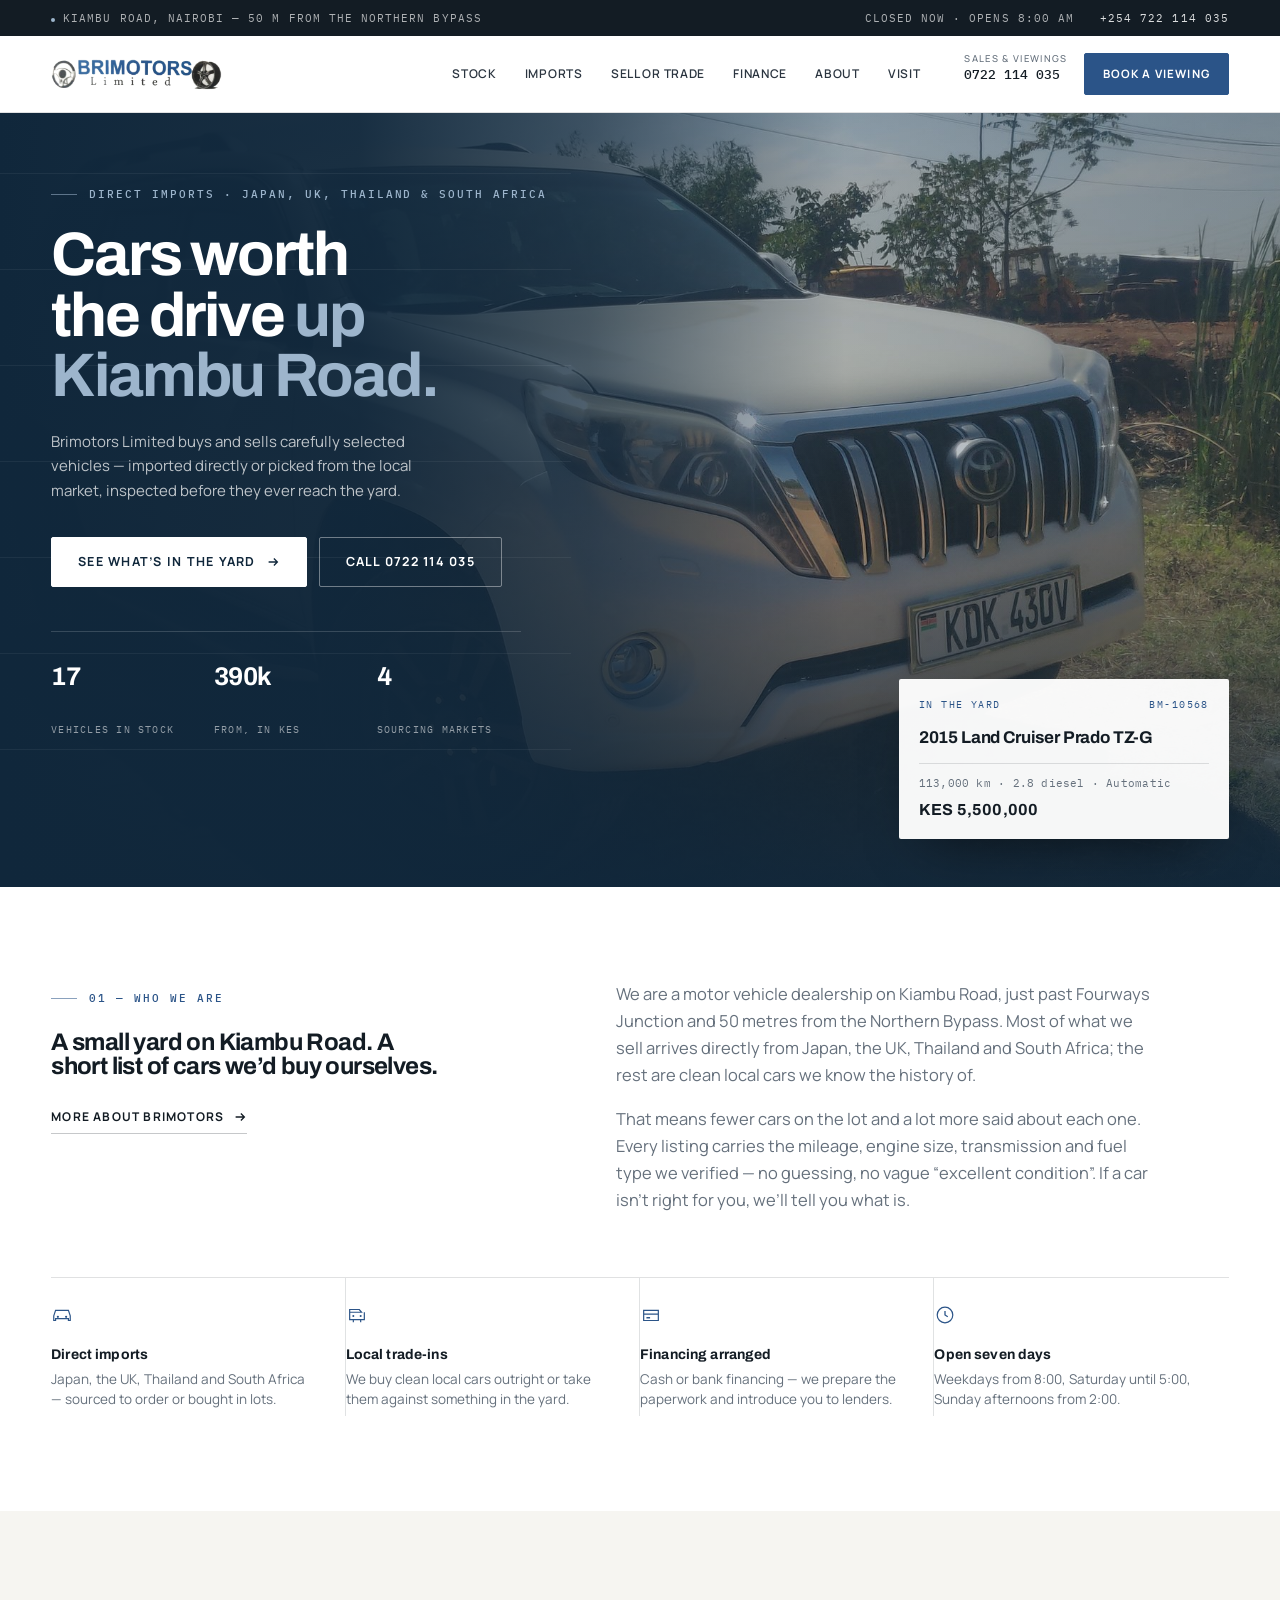
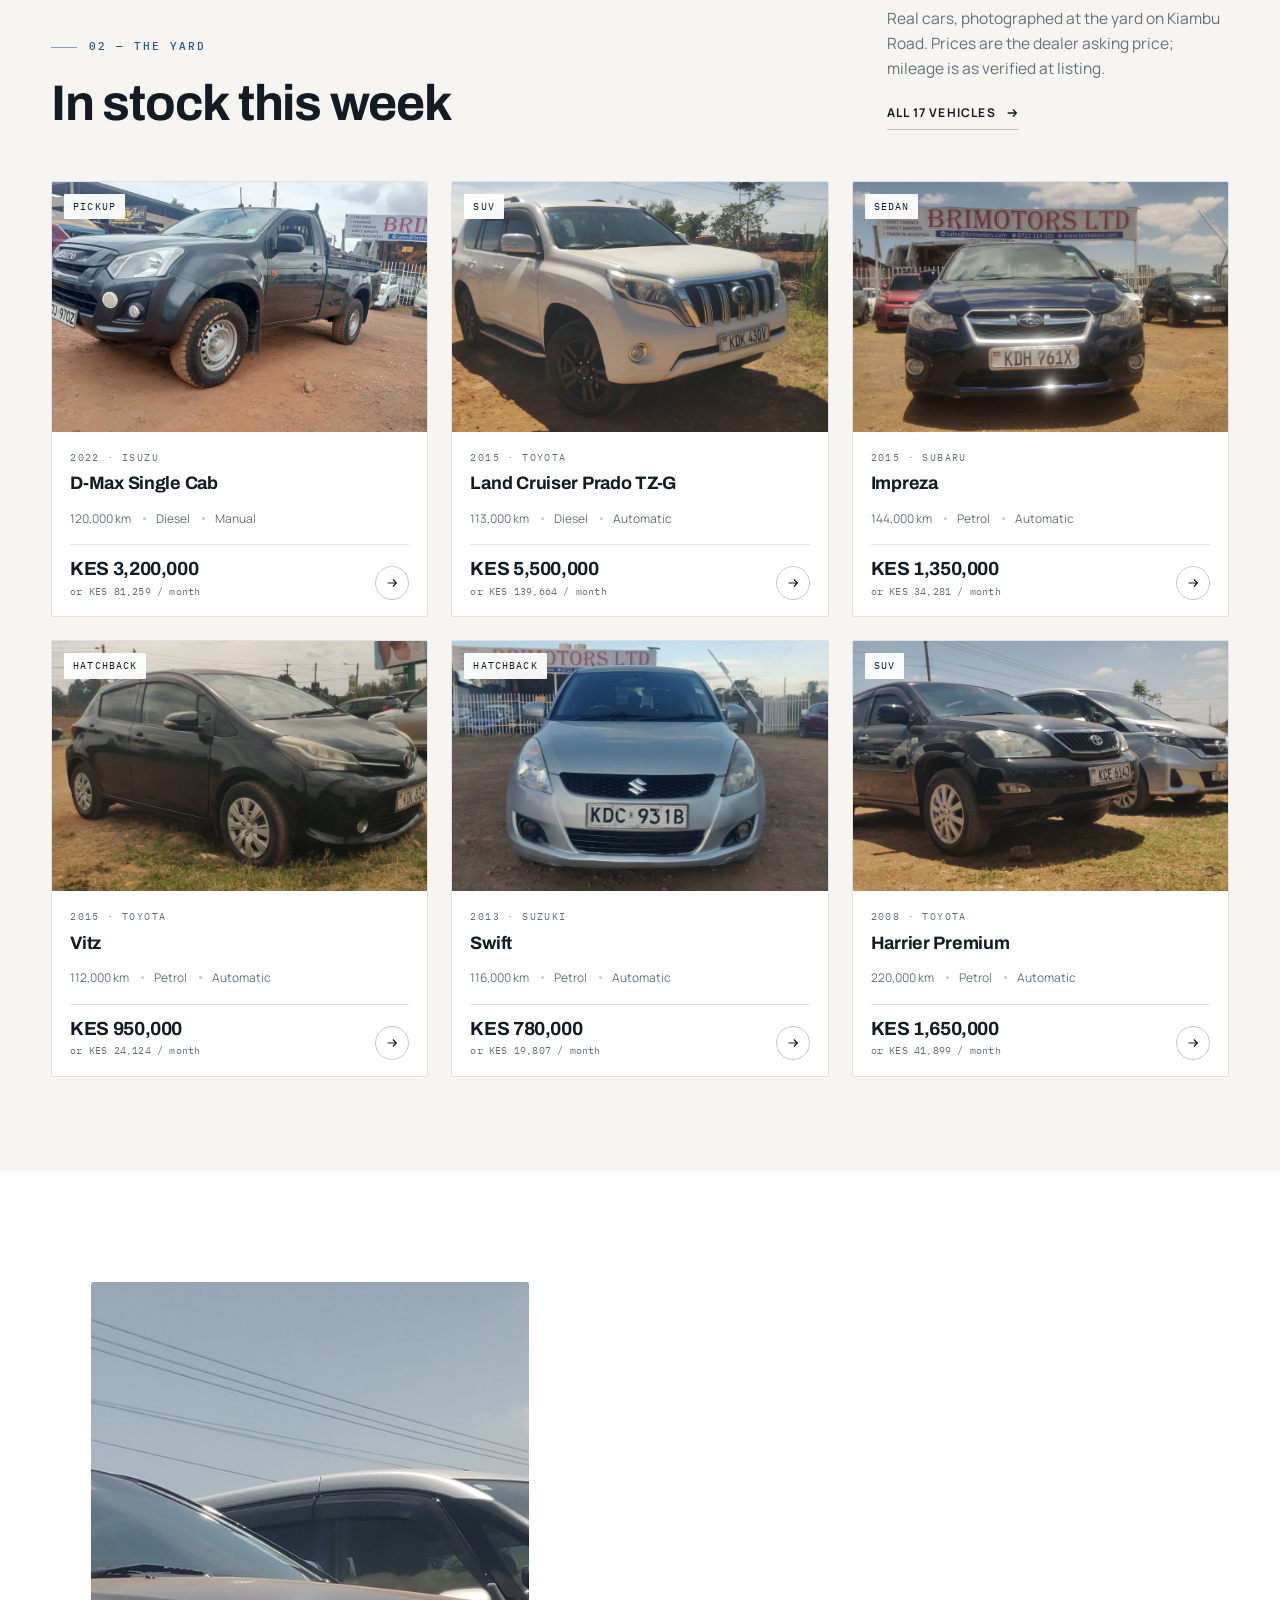
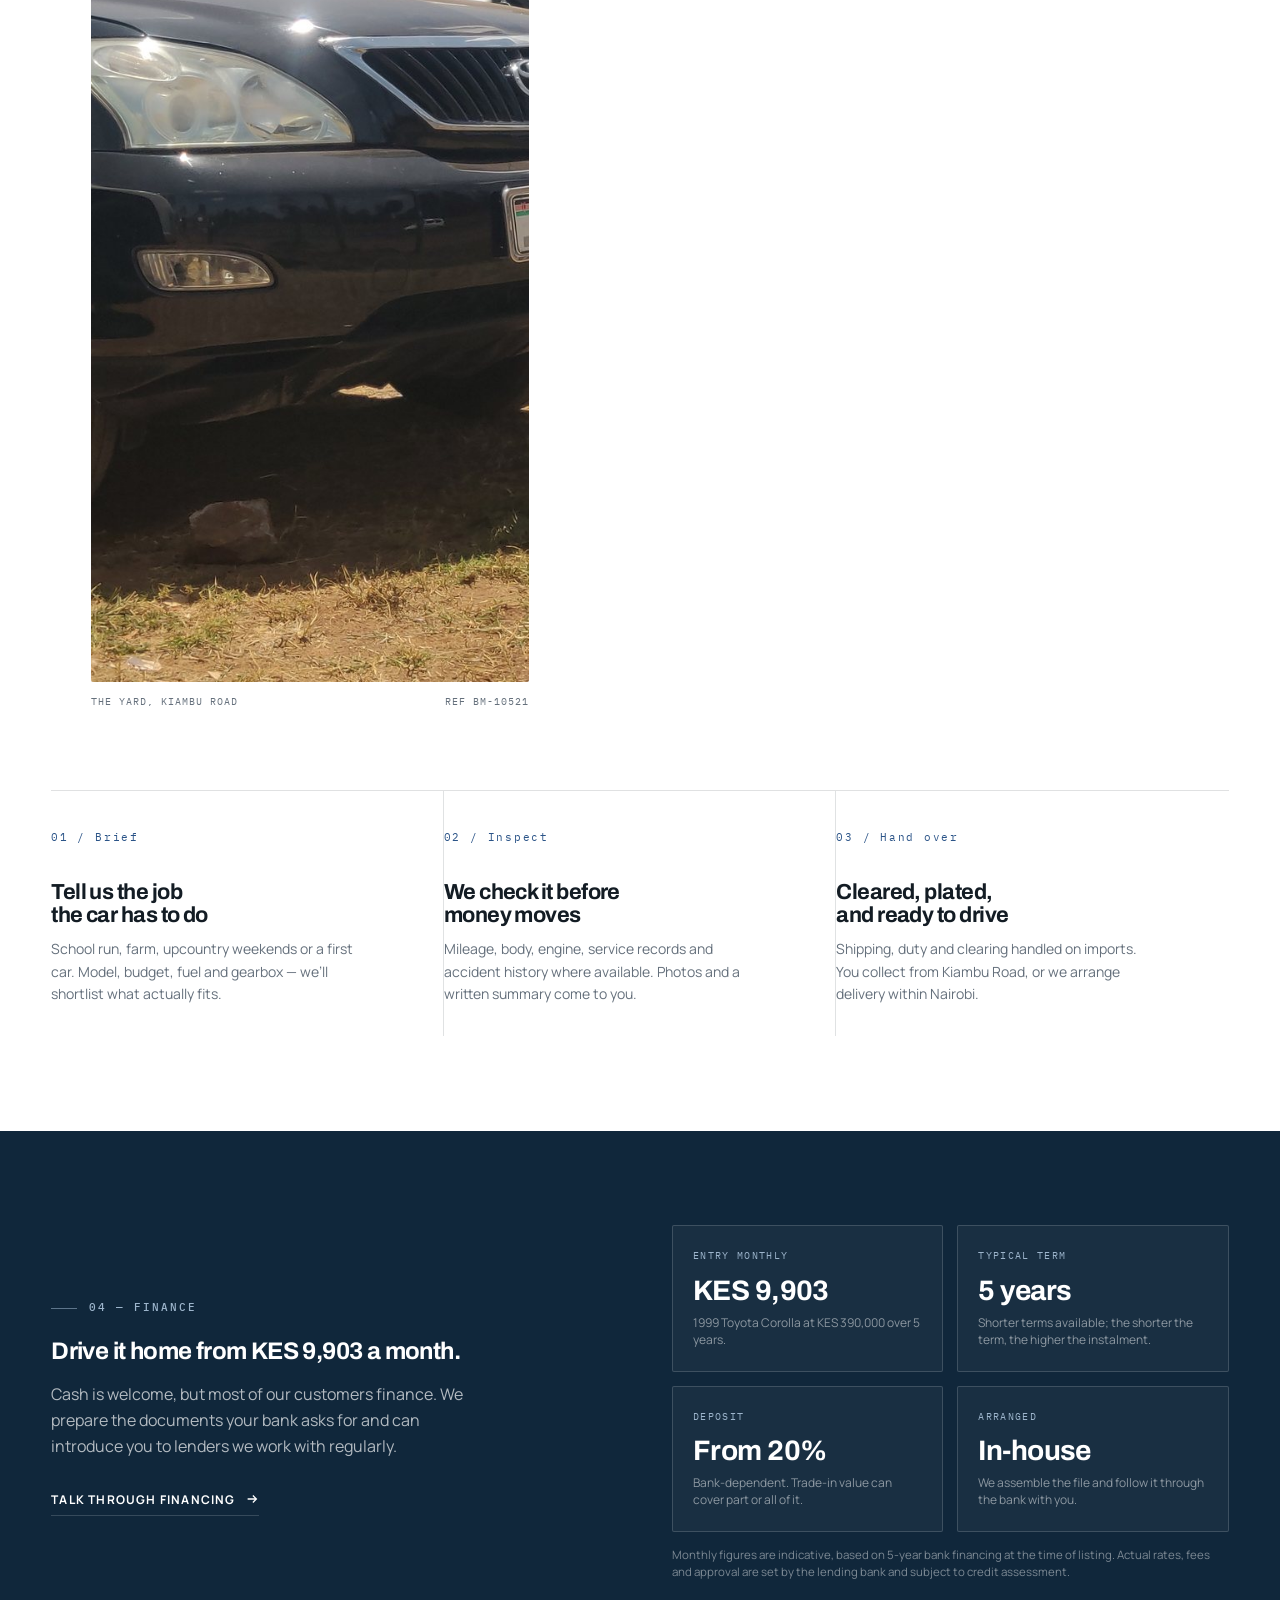
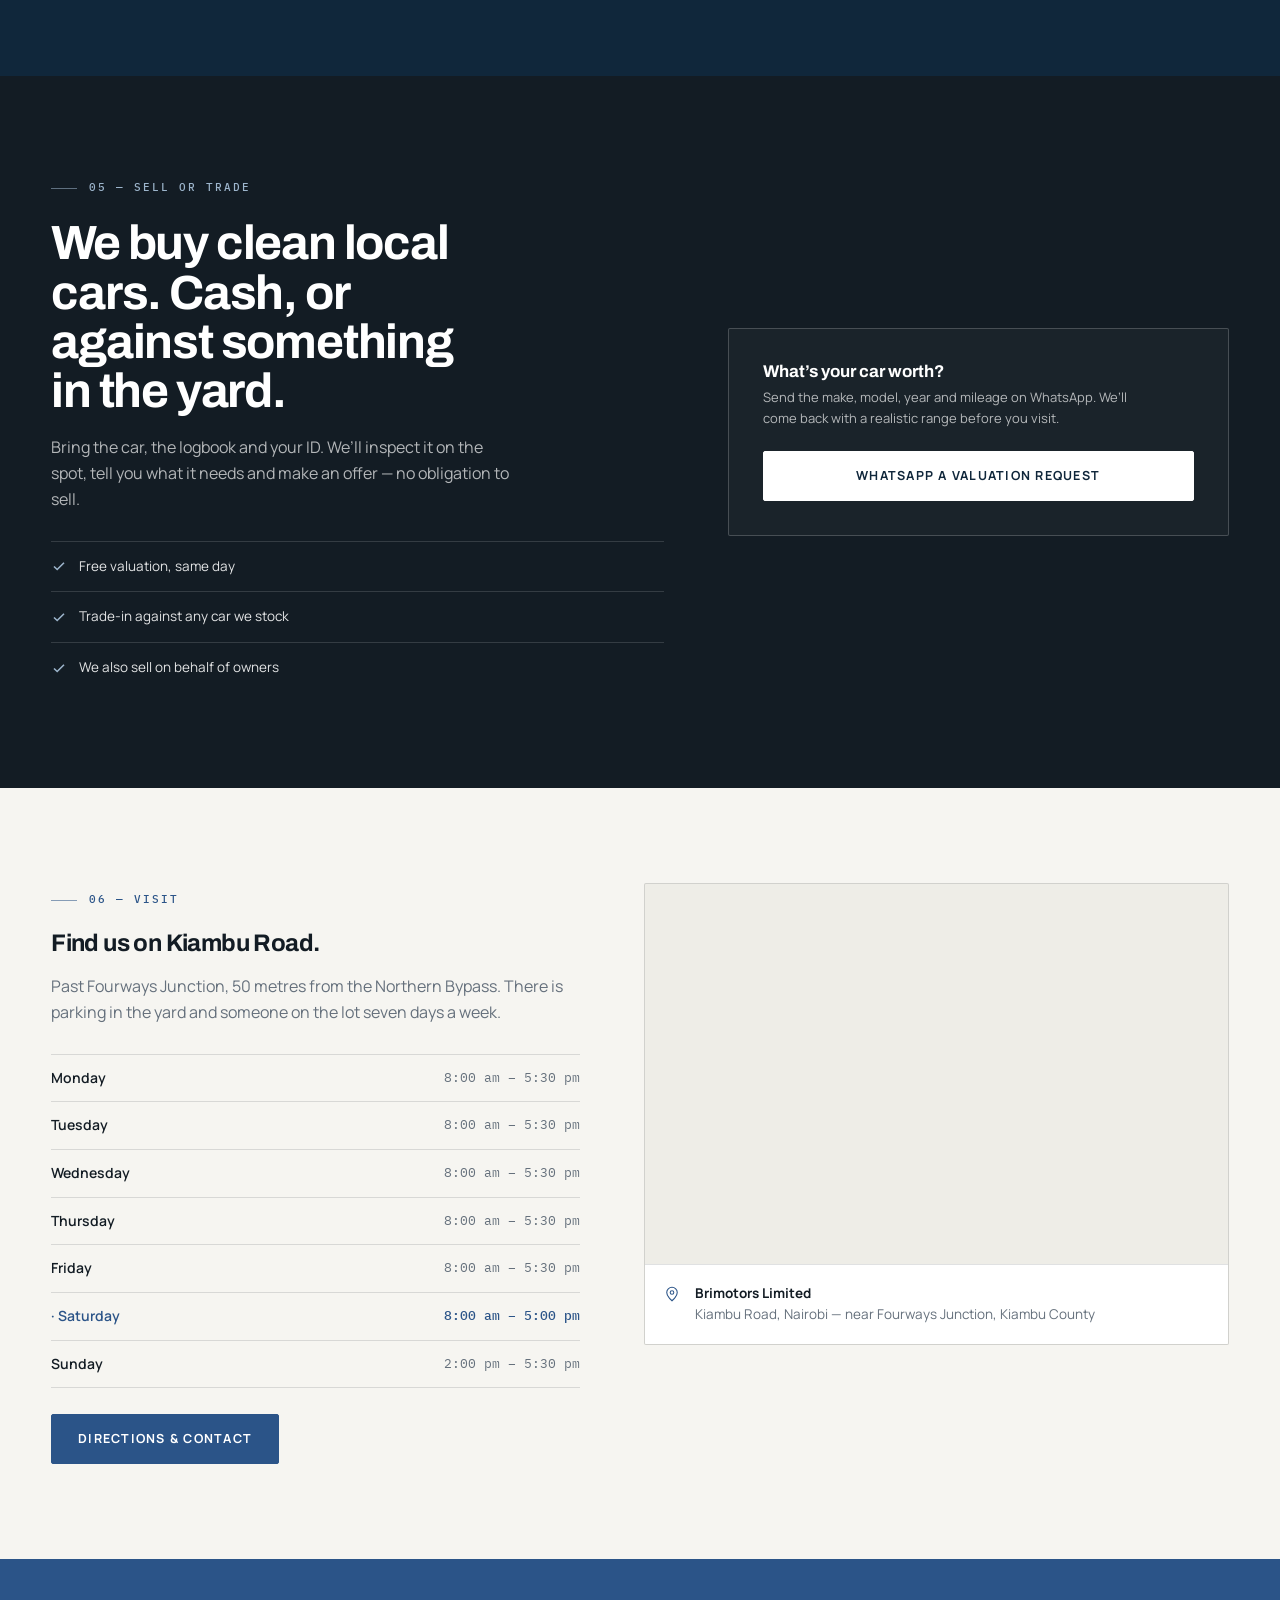
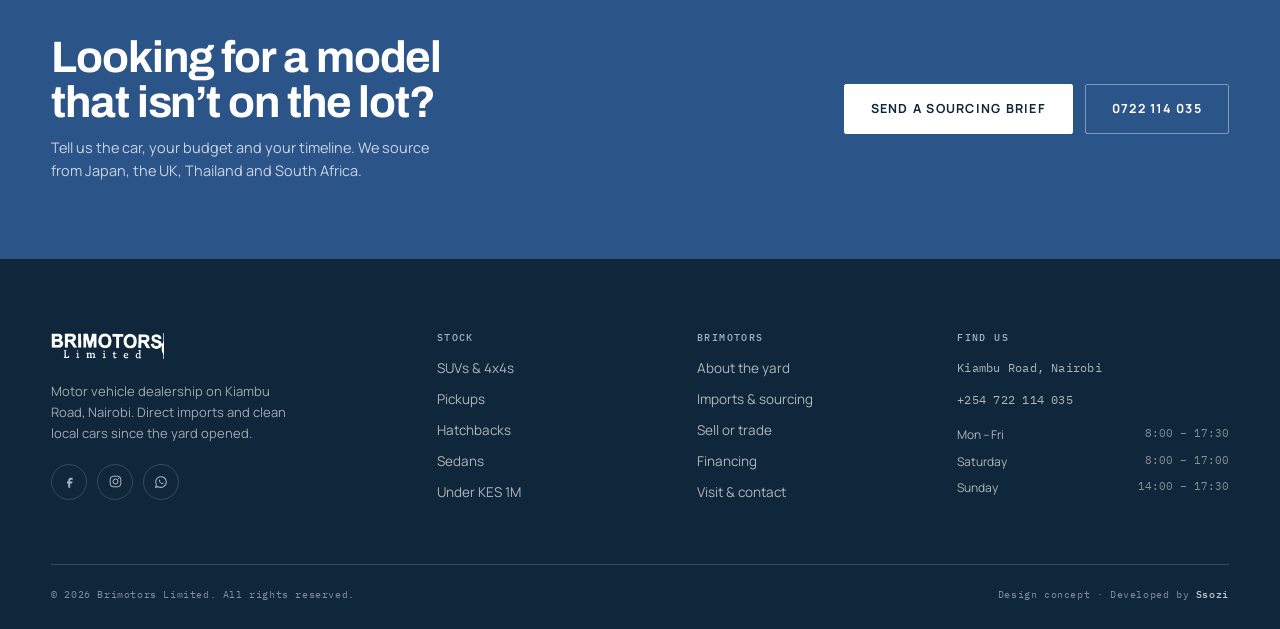
<file: index.html>
<!DOCTYPE html>
<html lang="en-KE">
<head>
<meta charset="utf-8">
<meta name="viewport" content="width=device-width, initial-scale=1">
<title>Brimotors Limited — Direct import &amp; local cars, Kiambu Road Nairobi</title>
<meta name="description" content="Brimotors Limited sells carefully selected cars on Kiambu Road, Nairobi: direct imports from Japan, the UK, Thailand and South Africa, plus clean local vehicles and trade-ins. Call 0722 114035.">
<link rel="icon" href="assets/img/favicon.png" type="image/png">
<link rel="preconnect" href="https://fonts.googleapis.com">
<link rel="preconnect" href="https://fonts.gstatic.com" crossorigin>
<link rel="stylesheet" href="assets/css/style.css">
<meta property="og:title" content="Brimotors Limited — Kiambu Road, Nairobi">
<meta property="og:description" content="Direct imports and clean local cars, inspected before they reach the yard.">
<meta property="og:image" content="assets/img/cars/10562-2015-subaru-1.jpg">
</head>
<body>
<a class="skip-link" href="#main">Skip to content</a>

<div class="topbar">
  <div class="shell topbar__inner">
    <div class="topbar__group topbar__group--left">
      <span><span class="dot"></span>Kiambu Road, Nairobi — 50 m from the Northern Bypass</span>
    </div>
    <div class="topbar__group">
      <span data-open-now>Open today 8:00 am – 5:30 pm</span>
      <a href="tel:+254722114035">+254 722 114 035</a>
    </div>
  </div>
</div>

<header class="site-header">
  <div class="shell site-header__inner">
    <a class="brand" href="index.html">
      <img src="assets/img/logo.png" alt="Brimotors Limited" width="167" height="31">
    </a>
    <nav class="nav" aria-label="Primary">
      <a href="inventory.html">Stock</a>
      <a href="services.html">Imports</a>
      <a href="services.html#trade-in">Sell or trade</a>
      <a href="index.html#finance">Finance</a>
      <a href="about.html">About</a>
      <a href="contact.html">Visit</a>
    </nav>
    <div class="header-actions">
      <p class="header-phone"><span>Sales &amp; viewings</span><a href="tel:+254722114035">0722 114 035</a></p>
      <a class="btn btn--sm" href="contact.html">Book a viewing</a>
    </div>
    <button class="nav-toggle" type="button" aria-label="Open menu" aria-expanded="false" aria-controls="mobile-nav"><span></span></button>
  </div>
</header>

<div class="mobile-nav" id="mobile-nav">
  <div class="shell mobile-nav__inner">
    <a href="inventory.html">Stock <span>17 vehicles</span></a>
    <a href="services.html">Imports <span>Japan · UK · TH · SA</span></a>
    <a href="services.html#trade-in">Sell or trade <span>Cash or trade-in</span></a>
    <a href="index.html#finance">Finance <span>Bank options</span></a>
    <a href="about.html">About <span>Kiambu Road</span></a>
    <a href="contact.html">Visit <span>Directions</span></a>
    <a class="btn" href="tel:+254722114035">Call 0722 114 035</a>
  </div>
</div>

<main id="main">

  <!-- ============================================================ hero -->
  <section class="hero">
    <div class="hero__bg">
      <img src="assets/img/cars/10568-2015-toyota-land-cruiser-1.jpg" alt="Toyota Land Cruiser Prado in the Brimotors yard on Kiambu Road" width="1500" height="1000" fetchpriority="high">
    </div>
    <div class="shell hero__inner">
      <div class="hero__panel">
        <p class="eyebrow">Direct imports · Japan, UK, Thailand &amp; South Africa</p>
        <h1>Cars worth the drive <em>up Kiambu Road.</em></h1>
        <p class="hero__lede">Brimotors Limited buys and sells carefully selected vehicles — imported directly or picked from the local market, inspected before they ever reach the yard.</p>
        <div class="hero__cta">
          <a class="btn btn--light" href="inventory.html">
            See what&rsquo;s in the yard
            <svg width="14" height="14" viewBox="0 0 16 16" fill="none" aria-hidden="true"><path d="M3 8h10M9 4l4 4-4 4" stroke="currentColor" stroke-width="1.5"/></svg>
          </a>
          <a class="btn btn--outline-light" href="tel:+254722114035">Call 0722 114 035</a>
        </div>
        <div class="hero__facts">
          <div class="fact">
            <p class="fact__num" data-stock-count>17</p>
            <p class="fact__label">Vehicles in stock</p>
          </div>
          <div class="fact">
            <p class="fact__num">390k</p>
            <p class="fact__label">From, in KES</p>
          </div>
          <div class="fact">
            <p class="fact__num">4</p>
            <p class="fact__label">Sourcing markets</p>
          </div>
        </div>
      </div>
      <a class="hero__plate" href="vehicle.html?v=10568-2015-toyota-land-cruiser">
        <span class="plate__label"><span>In the yard</span><span>BM-10568</span></span>
        <span class="plate__title">2015 Land Cruiser Prado TZ-G</span>
        <span class="plate__meta">
          <span>113,000 km · 2.8 diesel · Automatic</span>
          <strong class="plate__price">KES 5,500,000</strong>
        </span>
      </a>
    </div>
    <div class="marquee" aria-hidden="true">
      <div class="marquee__track">
        <div class="marquee__group">
          <span>Toyota Land Cruiser Prado</span><i></i><span>Nissan Navara</span><i></i><span>Subaru Impreza</span><i></i><span>Isuzu D-Max</span><i></i><span>Toyota Harrier</span><i></i><span>Suzuki Swift</span><i></i><span>Toyota Hilux</span><i></i><span>Nissan Vanette</span><i></i><span>Toyota Vitz</span><i></i><span>Suzuki Alto</span><i></i>
        </div>
        <div class="marquee__group">
          <span>Toyota Land Cruiser Prado</span><i></i><span>Nissan Navara</span><i></i><span>Subaru Impreza</span><i></i><span>Isuzu D-Max</span><i></i><span>Toyota Harrier</span><i></i><span>Suzuki Swift</span><i></i><span>Toyota Hilux</span><i></i><span>Nissan Vanette</span><i></i><span>Toyota Vitz</span><i></i><span>Suzuki Alto</span><i></i>
        </div>
      </div>
    </div>
  </section>

  <!-- =========================================================== intro -->
  <section class="section" id="about">
    <div class="shell">
      <div class="intro__grid">
        <div>
          <p class="eyebrow">01 — Who we are</p>
          <h2 style="margin-bottom:24px">A small yard on Kiambu Road. A short list of cars we&rsquo;d buy ourselves.</h2>
          <a class="link-arrow" href="about.html">More about Brimotors
            <svg width="14" height="14" viewBox="0 0 16 16" fill="none" aria-hidden="true"><path d="M3 8h10M9 4l4 4-4 4" stroke="currentColor" stroke-width="1.5"/></svg>
          </a>
        </div>
        <div class="intro__body">
          <p>We are a motor vehicle dealership on Kiambu Road, just past Fourways Junction and 50 metres from the Northern Bypass. Most of what we sell arrives directly from Japan, the UK, Thailand and South Africa; the rest are clean local cars we know the history of.</p>
          <p>That means fewer cars on the lot and a lot more said about each one. Every listing carries the mileage, engine size, transmission and fuel type we verified — no guessing, no vague &ldquo;excellent condition&rdquo;. If a car isn&rsquo;t right for you, we&rsquo;ll tell you what is.</p>
        </div>
      </div>

      <div class="trust-row">
        <div class="trust">
          <svg width="22" height="22" viewBox="0 0 24 24" fill="none" aria-hidden="true"><path d="M3 13l2-6h14l2 6v5h-2v-2H5v2H3v-5z" stroke="currentColor" stroke-width="1.3"/><circle cx="7.5" cy="14" r="1.2" fill="currentColor"/><circle cx="16.5" cy="14" r="1.2" fill="currentColor"/></svg>
          <h3>Direct imports</h3>
          <p>Japan, the UK, Thailand and South Africa — sourced to order or bought in lots.</p>
        </div>
        <div class="trust">
          <svg width="22" height="22" viewBox="0 0 24 24" fill="none" aria-hidden="true"><path d="M4 9h13l-2.5-3H4v3zm0 0v8h16V9M8 20v-3h8v3" stroke="currentColor" stroke-width="1.3"/><circle cx="8" cy="13" r="1.1" fill="currentColor"/><circle cx="16" cy="13" r="1.1" fill="currentColor"/></svg>
          <h3>Local trade-ins</h3>
          <p>We buy clean local cars outright or take them against something in the yard.</p>
        </div>
        <div class="trust">
          <svg width="22" height="22" viewBox="0 0 24 24" fill="none" aria-hidden="true"><path d="M4 7h16v11H4V7zm0 4h16" stroke="currentColor" stroke-width="1.3"/><path d="M7 15h4" stroke="currentColor" stroke-width="1.6"/></svg>
          <h3>Financing arranged</h3>
          <p>Cash or bank financing — we prepare the paperwork and introduce you to lenders.</p>
        </div>
        <div class="trust">
          <svg width="22" height="22" viewBox="0 0 24 24" fill="none" aria-hidden="true"><circle cx="12" cy="12" r="8.5" stroke="currentColor" stroke-width="1.3"/><path d="M12 7.5V12l3 2" stroke="currentColor" stroke-width="1.4"/></svg>
          <h3>Open seven days</h3>
          <p>Weekdays from 8:00, Saturday until 5:00, Sunday afternoons from 2:00.</p>
        </div>
      </div>
    </div>
  </section>

  <!-- =========================================================== stock -->
  <section class="section section--paper" id="stock">
    <div class="shell">
      <div class="section-head">
        <div>
          <p class="eyebrow">02 — The yard</p>
          <h2>In stock this week</h2>
        </div>
        <div>
          <p class="lede">Real cars, photographed at the yard on Kiambu Road. Prices are the dealer asking price; mileage is as verified at listing.</p>
          <p style="margin-top:18px"><a class="link-arrow" href="inventory.html">All 17 vehicles
            <svg width="14" height="14" viewBox="0 0 16 16" fill="none" aria-hidden="true"><path d="M3 8h10M9 4l4 4-4 4" stroke="currentColor" stroke-width="1.5"/></svg>
          </a></p>
        </div>
      </div>
      <div class="stock-grid" data-featured>
        <!-- populated from assets/js/data.js -->
      </div>
    </div>
  </section>

  <!-- ========================================================== method -->
  <section class="section" id="how-we-buy">
    <div class="shell">
      <div class="method__aside" style="margin-bottom:clamp(40px,5vw,64px)">
        <figure class="method__image reveal">
          <img src="assets/img/cars/10521-2008-toyota-1.jpg" alt="Toyota Harrier at the Brimotors yard with the company sign visible" width="1500" height="1000" loading="lazy">
          <figcaption class="method__caption">
            <span>The yard, Kiambu Road</span>
            <span>Ref BM-10521</span>
          </figcaption>
        </figure>
        <div class="reveal">
          <p class="eyebrow">03 — How we buy</p>
          <h2 style="margin-bottom:18px">Sourced properly, or not at all.</h2>
          <p class="muted" style="max-width:46ch">A cheap car is only cheap until the first repair. We buy on condition and paperwork first, price second — and we show you what we found before you commit.</p>
          <p style="margin-top:22px"><a class="link-arrow" href="services.html">The full import process
            <svg width="14" height="14" viewBox="0 0 16 16" fill="none" aria-hidden="true"><path d="M3 8h10M9 4l4 4-4 4" stroke="currentColor" stroke-width="1.5"/></svg>
          </a></p>
        </div>
      </div>

      <div class="steps">
        <div class="step reveal">
          <span class="step__num">01 / Brief</span>
          <h3>Tell us the job the car has to do</h3>
          <p>School run, farm, upcountry weekends or a first car. Model, budget, fuel and gearbox — we&rsquo;ll shortlist what actually fits.</p>
        </div>
        <div class="step reveal">
          <span class="step__num">02 / Inspect</span>
          <h3>We check it before money moves</h3>
          <p>Mileage, body, engine, service records and accident history where available. Photos and a written summary come to you.</p>
        </div>
        <div class="step reveal">
          <span class="step__num">03 / Hand over</span>
          <h3>Cleared, plated, and ready to drive</h3>
          <p>Shipping, duty and clearing handled on imports. You collect from Kiambu Road, or we arrange delivery within Nairobi.</p>
        </div>
      </div>
    </div>
  </section>

  <!-- ========================================================= finance -->
  <section class="section section--navy" id="finance">
    <div class="shell">
      <div class="finance">
        <div>
          <p class="eyebrow">04 — Finance</p>
          <h2 style="margin-bottom:18px">Drive it home from KES 9,903 a month.</h2>
          <p class="muted" style="color:rgba(255,255,255,.68);max-width:44ch">Cash is welcome, but most of our customers finance. We prepare the documents your bank asks for and can introduce you to lenders we work with regularly.</p>
          <p style="margin-top:26px"><a class="link-arrow" href="contact.html">Talk through financing
            <svg width="14" height="14" viewBox="0 0 16 16" fill="none" aria-hidden="true"><path d="M3 8h10M9 4l4 4-4 4" stroke="currentColor" stroke-width="1.5"/></svg>
          </a></p>
        </div>
        <div class="finance__cards">
          <div class="finance__card">
            <span>Entry monthly</span>
            <strong>KES 9,903</strong>
            <small>1999 Toyota Corolla at KES 390,000 over 5 years.</small>
          </div>
          <div class="finance__card">
            <span>Typical term</span>
            <strong>5 years</strong>
            <small>Shorter terms available; the shorter the term, the higher the instalment.</small>
          </div>
          <div class="finance__card">
            <span>Deposit</span>
            <strong>From 20%</strong>
            <small>Bank-dependent. Trade-in value can cover part or all of it.</small>
          </div>
          <div class="finance__card">
            <span>Arranged</span>
            <strong>In-house</strong>
            <small>We assemble the file and follow it through the bank with you.</small>
          </div>
          <p class="finance__note">Monthly figures are indicative, based on 5-year bank financing at the time of listing. Actual rates, fees and approval are set by the lending bank and subject to credit assessment.</p>
        </div>
      </div>
    </div>
  </section>

  <!-- ========================================================= trade-in -->
  <section class="section trade" id="trade">
    <div class="shell trade__grid">
      <div class="reveal">
        <p class="eyebrow" style="color:var(--steel)">05 — Sell or trade</p>
        <h2>We buy clean local cars. Cash, or against something in the yard.</h2>
        <p>Bring the car, the logbook and your ID. We&rsquo;ll inspect it on the spot, tell you what it needs and make an offer — no obligation to sell.</p>
        <ul class="trade__list">
          <li><svg width="16" height="16" viewBox="0 0 16 16" fill="none" aria-hidden="true"><path d="M3 8.5l3.2 3L13 4.8" stroke="currentColor" stroke-width="1.6"/></svg>Free valuation, same day</li>
          <li><svg width="16" height="16" viewBox="0 0 16 16" fill="none" aria-hidden="true"><path d="M3 8.5l3.2 3L13 4.8" stroke="currentColor" stroke-width="1.6"/></svg>Trade-in against any car we stock</li>
          <li><svg width="16" height="16" viewBox="0 0 16 16" fill="none" aria-hidden="true"><path d="M3 8.5l3.2 3L13 4.8" stroke="currentColor" stroke-width="1.6"/></svg>We also sell on behalf of owners</li>
        </ul>
      </div>
      <div class="trade__panel reveal">
        <h3>What&rsquo;s your car worth?</h3>
        <p>Send the make, model, year and mileage on WhatsApp. We&rsquo;ll come back with a realistic range before you visit.</p>
        <a class="btn btn--light" href="https://wa.me/254722114035?text=Hello%20Brimotors%2C%20I%27d%20like%20a%20valuation%20for%20my%20car.">WhatsApp a valuation request</a>
      </div>
    </div>
  </section>

  <!-- ============================================================ visit -->
  <section class="section section--paper" id="visit">
    <div class="shell">
      <div class="visit__grid">
        <div>
          <p class="eyebrow">06 — Visit</p>
          <h2 style="margin-bottom:18px">Find us on Kiambu Road.</h2>
          <p class="muted">Past Fourways Junction, 50 metres from the Northern Bypass. There is parking in the yard and someone on the lot seven days a week.</p>
          <ul class="hours">
            <li data-hours="1"><span>Monday</span><span>8:00 am – 5:30 pm</span></li>
            <li data-hours="2"><span>Tuesday</span><span>8:00 am – 5:30 pm</span></li>
            <li data-hours="3"><span>Wednesday</span><span>8:00 am – 5:30 pm</span></li>
            <li data-hours="4"><span>Thursday</span><span>8:00 am – 5:30 pm</span></li>
            <li data-hours="5"><span>Friday</span><span>8:00 am – 5:30 pm</span></li>
            <li data-hours="6"><span>Saturday</span><span>8:00 am – 5:00 pm</span></li>
            <li data-hours="0"><span>Sunday</span><span>2:00 pm – 5:30 pm</span></li>
          </ul>
          <p style="margin-top:26px"><a class="btn" href="contact.html">Directions &amp; contact</a></p>
        </div>
        <div class="visit__map reveal">
          <iframe title="Map showing Brimotors Limited on Kiambu Road, Nairobi" src="https://www.google.com/maps?q=Brimotors+Limited,+Kiambu+Road,+Nairobi&output=embed" loading="lazy" referrerpolicy="no-referrer-when-downgrade"></iframe>
          <div class="visit__address">
            <svg width="18" height="18" viewBox="0 0 24 24" fill="none" aria-hidden="true"><path d="M12 21s7-6.1 7-11a7 7 0 10-14 0c0 4.9 7 11 7 11z" stroke="currentColor" stroke-width="1.4"/><circle cx="12" cy="10" r="2.4" stroke="currentColor" stroke-width="1.4"/></svg>
            <div>
              <strong>Brimotors Limited</strong>
              <span>Kiambu Road, Nairobi — near Fourways Junction, Kiambu County</span>
            </div>
          </div>
        </div>
      </div>
    </div>
  </section>

  <!-- ============================================================== cta -->
  <section class="cta-band">
    <div class="shell cta-band__inner">
      <div>
        <h2>Looking for a model that isn&rsquo;t on the lot?</h2>
        <p>Tell us the car, your budget and your timeline. We source from Japan, the UK, Thailand and South Africa.</p>
      </div>
      <div class="cta-band__actions">
        <a class="btn btn--light" href="contact.html">Send a sourcing brief</a>
        <a class="btn btn--outline-light" href="tel:+254722114035">0722 114 035</a>
      </div>
    </div>
  </section>

</main>

<footer class="site-footer">
  <div class="shell">
    <div class="footer-grid">
      <div class="footer-brand">
        <img src="assets/img/logo-wordmark-white.png" alt="Brimotors Limited" width="190" height="44">
        <p>Motor vehicle dealership on Kiambu Road, Nairobi. Direct imports and clean local cars since the yard opened.</p>
        <div class="footer-socials">
          <a href="https://www.facebook.com/brimotorskenya/" aria-label="Brimotors on Facebook" rel="noopener">
            <svg width="15" height="15" viewBox="0 0 24 24" fill="currentColor" aria-hidden="true"><path d="M14 9h3V6h-3c-2.2 0-4 1.8-4 4v2H8v3h2v7h3v-7h3l1-3h-4v-2c0-.6.4-1 1-1z"/></svg>
          </a>
          <a href="https://www.instagram.com/brimotors.limited/" aria-label="Brimotors on Instagram" rel="noopener">
            <svg width="15" height="15" viewBox="0 0 24 24" fill="none" aria-hidden="true"><rect x="3.5" y="3.5" width="17" height="17" rx="5" stroke="currentColor" stroke-width="1.6"/><circle cx="12" cy="12" r="4" stroke="currentColor" stroke-width="1.6"/><circle cx="17" cy="7" r="1.1" fill="currentColor"/></svg>
          </a>
          <a href="https://wa.me/254722114035" aria-label="Brimotors on WhatsApp" rel="noopener">
            <svg width="16" height="16" viewBox="0 0 24 24" fill="none" aria-hidden="true"><path d="M20 12a8 8 0 01-11.9 7L4 20l1-4.1A8 8 0 1120 12z" stroke="currentColor" stroke-width="1.6"/><path d="M9 9.5c0 3 2.5 5.5 5.5 5.5.6 0 1.2-.5 1.2-1.1l-1.7-1-1 .8c-1-.4-2.3-1.7-2.7-2.7l.8-1-1-1.7c-.6 0-1.1.6-1.1 1.2z" fill="currentColor"/></svg>
          </a>
        </div>
      </div>

      <div class="footer-col">
        <h3>Stock</h3>
        <ul>
          <li><a href="inventory.html?body=SUV">SUVs &amp; 4x4s</a></li>
          <li><a href="inventory.html?body=Pickup">Pickups</a></li>
          <li><a href="inventory.html?body=Hatchback">Hatchbacks</a></li>
          <li><a href="inventory.html?body=Sedan">Sedans</a></li>
          <li><a href="inventory.html?sort=priceAsc">Under KES 1M</a></li>
        </ul>
      </div>

      <div class="footer-col">
        <h3>Brimotors</h3>
        <ul>
          <li><a href="about.html">About the yard</a></li>
          <li><a href="services.html">Imports &amp; sourcing</a></li>
          <li><a href="services.html#trade-in">Sell or trade</a></li>
          <li><a href="index.html#finance">Financing</a></li>
          <li><a href="contact.html">Visit &amp; contact</a></li>
        </ul>
      </div>

      <div class="footer-col footer-col--hours">
        <h3>Find us</h3>
        <p class="mono" style="margin-bottom:12px">Kiambu Road, Nairobi</p>
        <p class="mono" style="margin-bottom:16px"><a href="tel:+254722114035">+254 722 114 035</a></p>
        <div class="hours-line"><span>Mon – Fri</span><span>8:00 – 17:30</span></div>
        <div class="hours-line"><span>Saturday</span><span>8:00 – 17:00</span></div>
        <div class="hours-line"><span>Sunday</span><span>14:00 – 17:30</span></div>
      </div>
    </div>

    <div class="footer-bottom">
      <span>© <span data-year>2026</span> Brimotors Limited. All rights reserved.</span>
      <span>Design concept · Developed by <strong style="color:rgba(255,255,255,.75);font-weight:500">Ssozi</strong></span>
    </div>
  </div>
</footer>

<script src="assets/js/data.js"></script>
<script src="assets/js/site.js"></script>
</body>
</html>
</file>
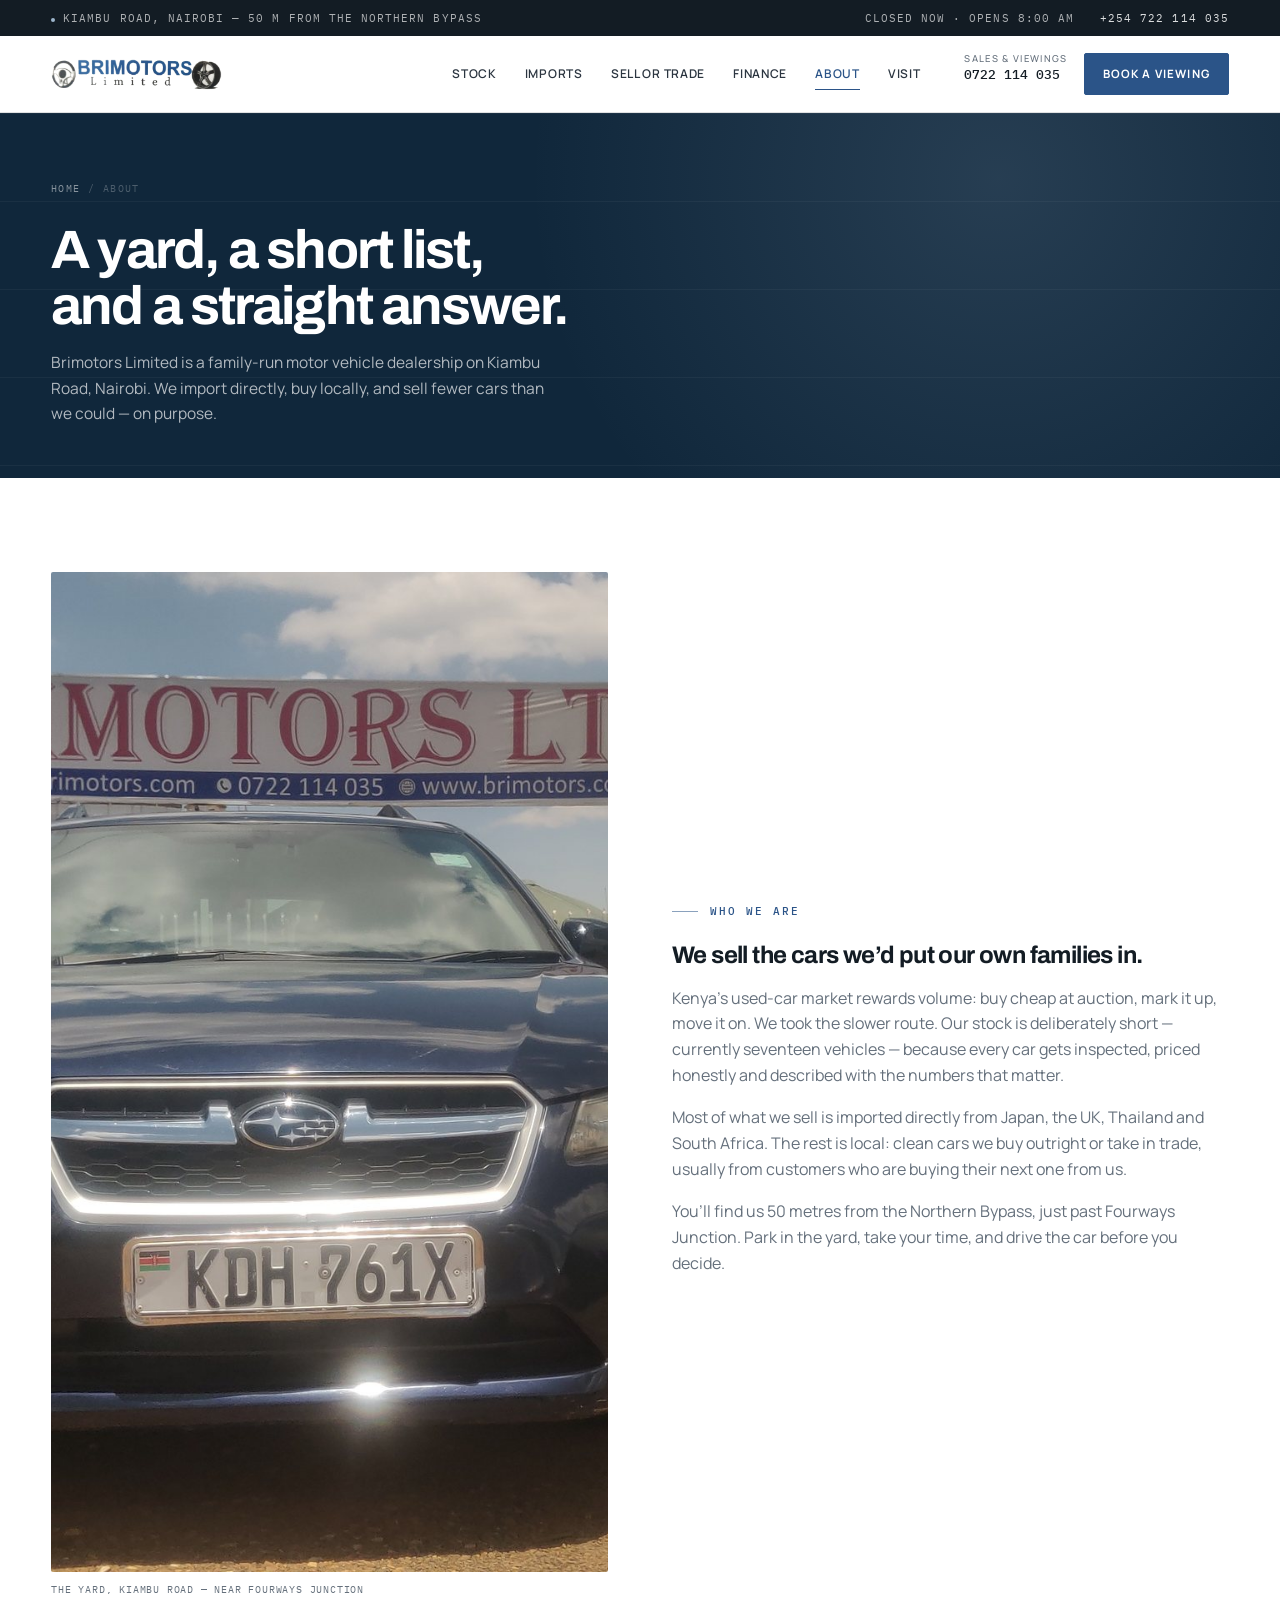
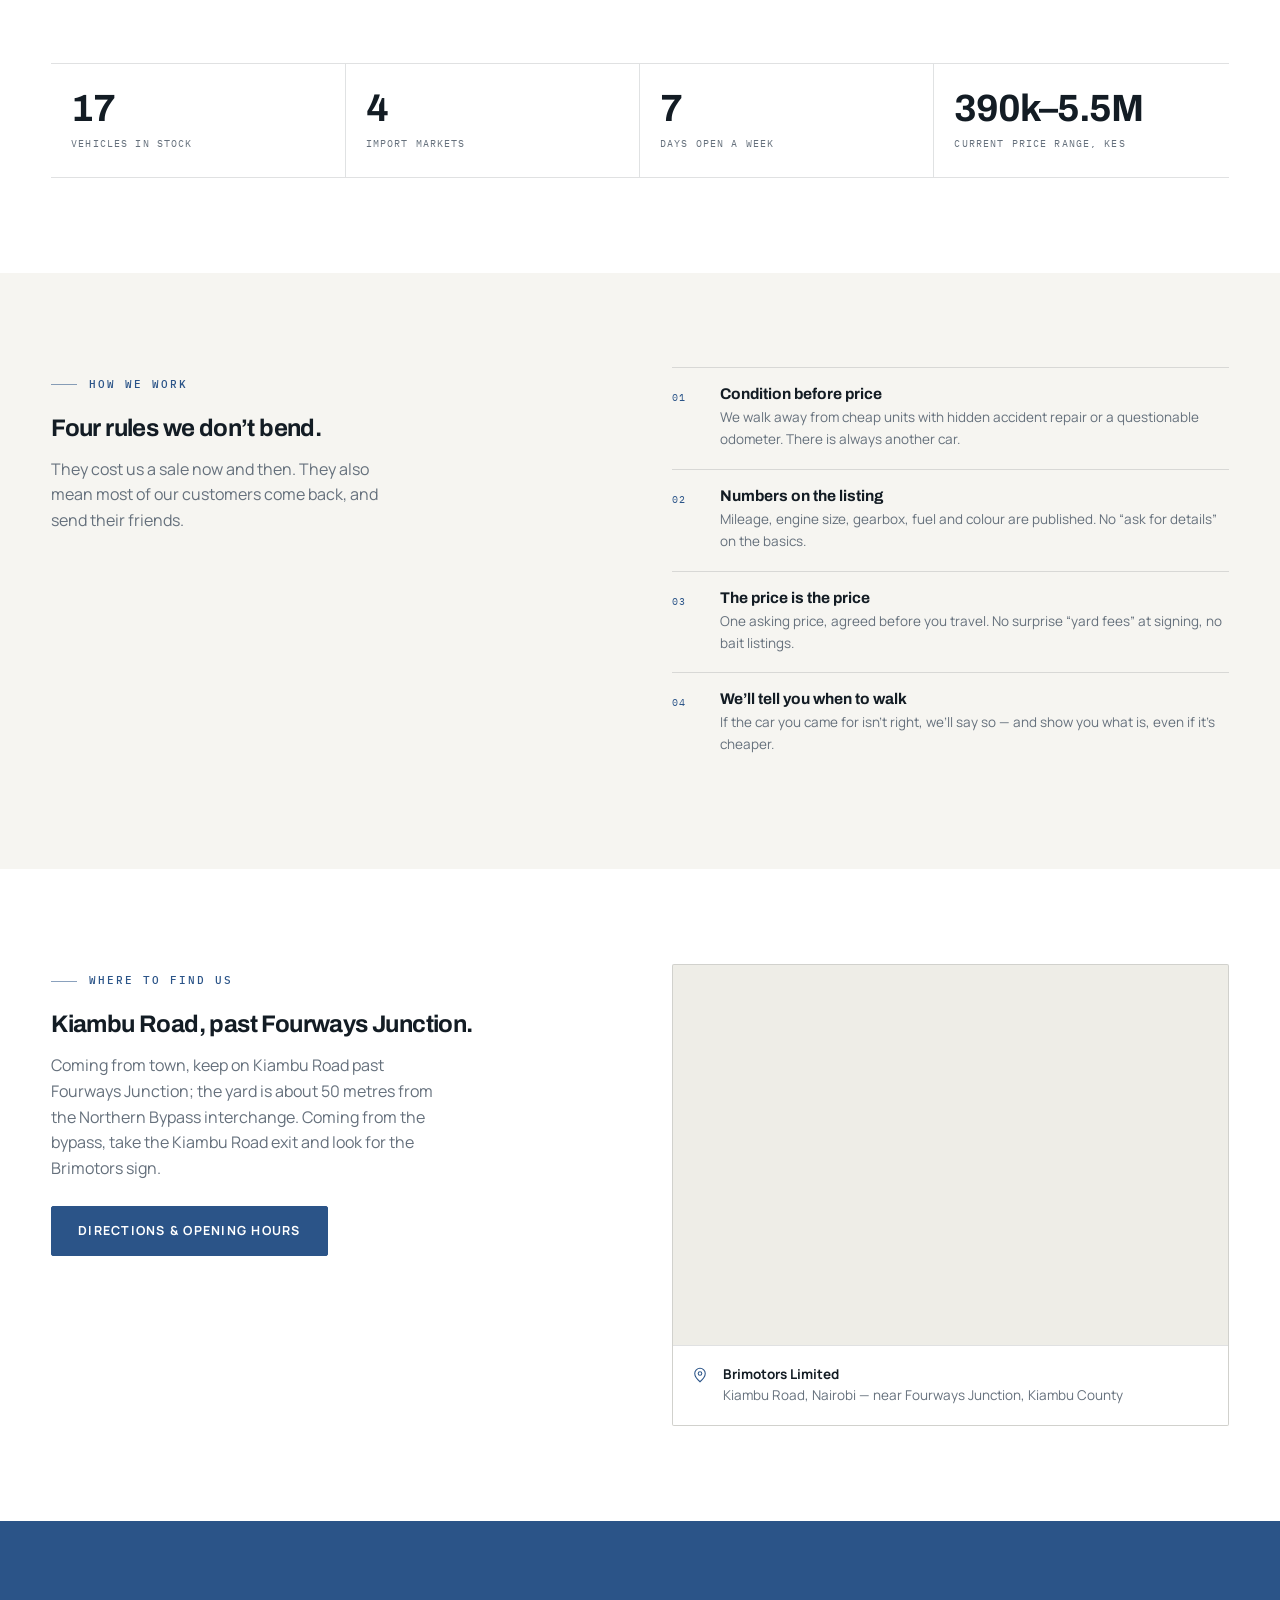
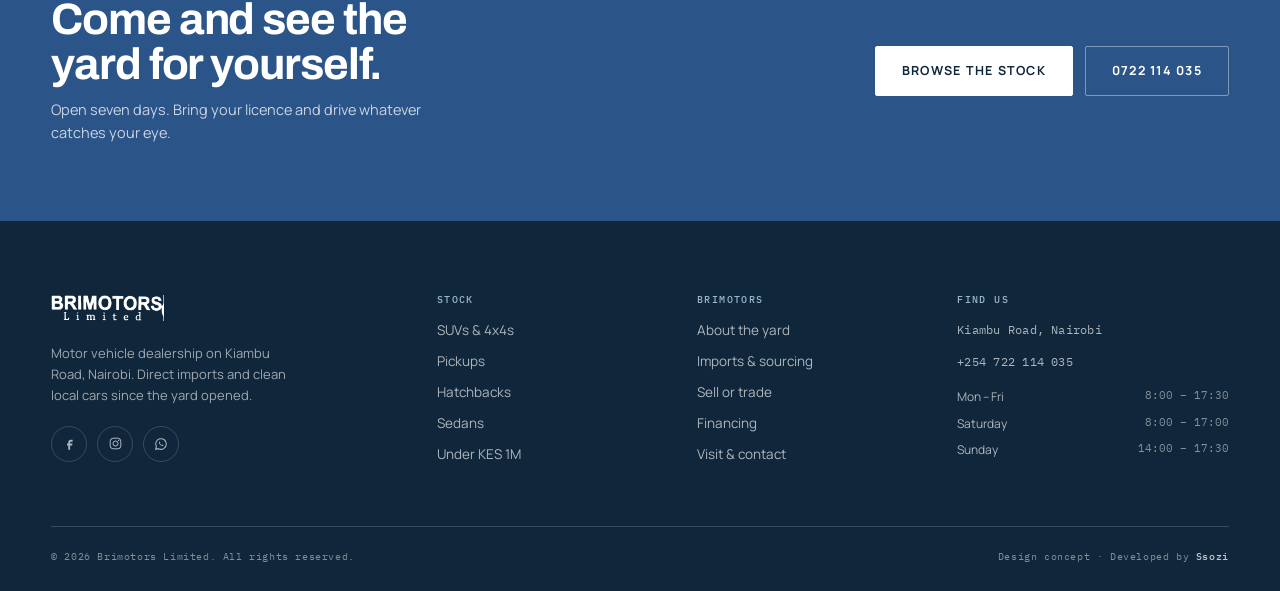
<file: about.html>
<!DOCTYPE html>
<html lang="en-KE">
<head>
<meta charset="utf-8">
<meta name="viewport" content="width=device-width, initial-scale=1">
<title>About the yard — Brimotors Limited, Kiambu Road</title>
<meta name="description" content="Brimotors Limited is a motor vehicle dealership on Kiambu Road, Nairobi, selling direct imports from Japan, the UK, Thailand and South Africa alongside clean local cars.">
<link rel="icon" href="assets/img/favicon.png" type="image/png">
<link rel="preconnect" href="https://fonts.googleapis.com">
<link rel="preconnect" href="https://fonts.gstatic.com" crossorigin>
<link rel="stylesheet" href="assets/css/style.css">
</head>
<body>
<a class="skip-link" href="#main">Skip to content</a>

<div class="topbar">
  <div class="shell topbar__inner">
    <div class="topbar__group topbar__group--left">
      <span><span class="dot"></span>Kiambu Road, Nairobi — 50 m from the Northern Bypass</span>
    </div>
    <div class="topbar__group">
      <span data-open-now>Open today 8:00 am – 5:30 pm</span>
      <a href="tel:+254722114035">+254 722 114 035</a>
    </div>
  </div>
</div>

<header class="site-header">
  <div class="shell site-header__inner">
    <a class="brand" href="index.html">
      <img src="assets/img/logo.png" alt="Brimotors Limited" width="167" height="31">
    </a>
    <nav class="nav" aria-label="Primary">
      <a href="inventory.html">Stock</a>
      <a href="services.html">Imports</a>
      <a href="services.html#trade-in">Sell or trade</a>
      <a href="index.html#finance">Finance</a>
      <a href="about.html">About</a>
      <a href="contact.html">Visit</a>
    </nav>
    <div class="header-actions">
      <p class="header-phone"><span>Sales &amp; viewings</span><a href="tel:+254722114035">0722 114 035</a></p>
      <a class="btn btn--sm" href="contact.html">Book a viewing</a>
    </div>
    <button class="nav-toggle" type="button" aria-label="Open menu" aria-expanded="false" aria-controls="mobile-nav"><span></span></button>
  </div>
</header>

<div class="mobile-nav" id="mobile-nav">
  <div class="shell mobile-nav__inner">
    <a href="inventory.html">Stock <span>17 vehicles</span></a>
    <a href="services.html">Imports <span>Japan · UK · TH · SA</span></a>
    <a href="services.html#trade-in">Sell or trade <span>Cash or trade-in</span></a>
    <a href="index.html#finance">Finance <span>Bank options</span></a>
    <a href="about.html">About <span>Kiambu Road</span></a>
    <a href="contact.html">Visit <span>Directions</span></a>
    <a class="btn" href="tel:+254722114035">Call 0722 114 035</a>
  </div>
</div>

<main id="main">

  <section class="page-head">
    <div class="shell">
      <nav class="breadcrumb" aria-label="Breadcrumb">
        <a href="index.html">Home</a><span>/</span><span>About</span>
      </nav>
      <h1>A yard, a short list, and a straight answer.</h1>
      <p>Brimotors Limited is a family-run motor vehicle dealership on Kiambu Road, Nairobi. We import directly, buy locally, and sell fewer cars than we could — on purpose.</p>
    </div>
  </section>

  <section class="section">
    <div class="shell">
      <div class="split">
        <figure class="split__media reveal" style="margin:0">
          <img src="assets/img/cars/10562-2015-subaru-1.jpg" alt="A Subaru Impreza parked in front of the Brimotors Limited sign at the Kiambu Road yard" width="1500" height="1000" loading="lazy">
          <figcaption>The yard, Kiambu Road — near Fourways Junction</figcaption>
        </figure>
        <div class="reveal">
          <p class="eyebrow">Who we are</p>
          <h2 style="margin-bottom:18px">We sell the cars we&rsquo;d put our own families in.</h2>
          <p class="muted">Kenya&rsquo;s used-car market rewards volume: buy cheap at auction, mark it up, move it on. We took the slower route. Our stock is deliberately short — currently seventeen vehicles — because every car gets inspected, priced honestly and described with the numbers that matter.</p>
          <p class="muted" style="margin-top:1em">Most of what we sell is imported directly from Japan, the UK, Thailand and South Africa. The rest is local: clean cars we buy outright or take in trade, usually from customers who are buying their next one from us.</p>
          <p class="muted" style="margin-top:1em">You&rsquo;ll find us 50 metres from the Northern Bypass, just past Fourways Junction. Park in the yard, take your time, and drive the car before you decide.</p>
        </div>
      </div>

      <div class="stat-strip" style="margin-top:clamp(40px,5vw,64px)">
        <div><strong>17</strong><span>Vehicles in stock</span></div>
        <div><strong>4</strong><span>Import markets</span></div>
        <div><strong>7</strong><span>Days open a week</span></div>
        <div><strong>390k–5.5M</strong><span>Current price range, KES</span></div>
      </div>
    </div>
  </section>

  <section class="section section--paper">
    <div class="shell">
      <div class="split split--start">
        <div>
          <p class="eyebrow">How we work</p>
          <h2 style="margin-bottom:16px">Four rules we don&rsquo;t bend.</h2>
          <p class="muted" style="max-width:36ch">They cost us a sale now and then. They also mean most of our customers come back, and send their friends.</p>
        </div>
        <ul class="value-list" style="margin-top:0">
          <li>
            <span class="n">01</span>
            <div>
              <h3>Condition before price</h3>
              <p>We walk away from cheap units with hidden accident repair or a questionable odometer. There is always another car.</p>
            </div>
          </li>
          <li>
            <span class="n">02</span>
            <div>
              <h3>Numbers on the listing</h3>
              <p>Mileage, engine size, gearbox, fuel and colour are published. No &ldquo;ask for details&rdquo; on the basics.</p>
            </div>
          </li>
          <li>
            <span class="n">03</span>
            <div>
              <h3>The price is the price</h3>
              <p>One asking price, agreed before you travel. No surprise &ldquo;yard fees&rdquo; at signing, no bait listings.</p>
            </div>
          </li>
          <li>
            <span class="n">04</span>
            <div>
              <h3>We&rsquo;ll tell you when to walk</h3>
              <p>If the car you came for isn&rsquo;t right, we&rsquo;ll say so — and show you what is, even if it&rsquo;s cheaper.</p>
            </div>
          </li>
        </ul>
      </div>
    </div>
  </section>

  <section class="section">
    <div class="shell">
      <div class="split split--start">
        <div>
          <p class="eyebrow">Where to find us</p>
          <h2 style="margin-bottom:16px">Kiambu Road, past Fourways Junction.</h2>
          <p class="muted" style="max-width:40ch">Coming from town, keep on Kiambu Road past Fourways Junction; the yard is about 50 metres from the Northern Bypass interchange. Coming from the bypass, take the Kiambu Road exit and look for the Brimotors sign.</p>
          <p style="margin-top:24px"><a class="btn" href="contact.html">Directions &amp; opening hours</a></p>
        </div>
        <div class="visit__map reveal">
          <iframe title="Map showing Brimotors Limited on Kiambu Road, Nairobi" src="https://www.google.com/maps?q=Brimotors+Limited,+Kiambu+Road,+Nairobi&output=embed" loading="lazy" referrerpolicy="no-referrer-when-downgrade"></iframe>
          <div class="visit__address">
            <svg width="18" height="18" viewBox="0 0 24 24" fill="none" aria-hidden="true"><path d="M12 21s7-6.1 7-11a7 7 0 10-14 0c0 4.9 7 11 7 11z" stroke="currentColor" stroke-width="1.4"/><circle cx="12" cy="10" r="2.4" stroke="currentColor" stroke-width="1.4"/></svg>
            <div>
              <strong>Brimotors Limited</strong>
              <span>Kiambu Road, Nairobi — near Fourways Junction, Kiambu County</span>
            </div>
          </div>
        </div>
      </div>
    </div>
  </section>

  <section class="cta-band">
    <div class="shell cta-band__inner">
      <div>
        <h2>Come and see the yard for yourself.</h2>
        <p>Open seven days. Bring your licence and drive whatever catches your eye.</p>
      </div>
      <div class="cta-band__actions">
        <a class="btn btn--light" href="inventory.html">Browse the stock</a>
        <a class="btn btn--outline-light" href="tel:+254722114035">0722 114 035</a>
      </div>
    </div>
  </section>

</main>

<footer class="site-footer">
  <div class="shell">
    <div class="footer-grid">
      <div class="footer-brand">
        <img src="assets/img/logo-wordmark-white.png" alt="Brimotors Limited" width="190" height="44">
        <p>Motor vehicle dealership on Kiambu Road, Nairobi. Direct imports and clean local cars since the yard opened.</p>
        <div class="footer-socials">
          <a href="https://www.facebook.com/brimotorskenya/" aria-label="Brimotors on Facebook" rel="noopener">
            <svg width="15" height="15" viewBox="0 0 24 24" fill="currentColor" aria-hidden="true"><path d="M14 9h3V6h-3c-2.2 0-4 1.8-4 4v2H8v3h2v7h3v-7h3l1-3h-4v-2c0-.6.4-1 1-1z"/></svg>
          </a>
          <a href="https://www.instagram.com/brimotors.limited/" aria-label="Brimotors on Instagram" rel="noopener">
            <svg width="15" height="15" viewBox="0 0 24 24" fill="none" aria-hidden="true"><rect x="3.5" y="3.5" width="17" height="17" rx="5" stroke="currentColor" stroke-width="1.6"/><circle cx="12" cy="12" r="4" stroke="currentColor" stroke-width="1.6"/><circle cx="17" cy="7" r="1.1" fill="currentColor"/></svg>
          </a>
          <a href="https://wa.me/254722114035" aria-label="Brimotors on WhatsApp" rel="noopener">
            <svg width="16" height="16" viewBox="0 0 24 24" fill="none" aria-hidden="true"><path d="M20 12a8 8 0 01-11.9 7L4 20l1-4.1A8 8 0 1120 12z" stroke="currentColor" stroke-width="1.6"/><path d="M9 9.5c0 3 2.5 5.5 5.5 5.5.6 0 1.2-.5 1.2-1.1l-1.7-1-1 .8c-1-.4-2.3-1.7-2.7-2.7l.8-1-1-1.7c-.6 0-1.1.6-1.1 1.2z" fill="currentColor"/></svg>
          </a>
        </div>
      </div>

      <div class="footer-col">
        <h3>Stock</h3>
        <ul>
          <li><a href="inventory.html?body=SUV">SUVs &amp; 4x4s</a></li>
          <li><a href="inventory.html?body=Pickup">Pickups</a></li>
          <li><a href="inventory.html?body=Hatchback">Hatchbacks</a></li>
          <li><a href="inventory.html?body=Sedan">Sedans</a></li>
          <li><a href="inventory.html?sort=priceAsc">Under KES 1M</a></li>
        </ul>
      </div>

      <div class="footer-col">
        <h3>Brimotors</h3>
        <ul>
          <li><a href="about.html">About the yard</a></li>
          <li><a href="services.html">Imports &amp; sourcing</a></li>
          <li><a href="services.html#trade-in">Sell or trade</a></li>
          <li><a href="index.html#finance">Financing</a></li>
          <li><a href="contact.html">Visit &amp; contact</a></li>
        </ul>
      </div>

      <div class="footer-col footer-col--hours">
        <h3>Find us</h3>
        <p class="mono" style="margin-bottom:12px">Kiambu Road, Nairobi</p>
        <p class="mono" style="margin-bottom:16px"><a href="tel:+254722114035">+254 722 114 035</a></p>
        <div class="hours-line"><span>Mon – Fri</span><span>8:00 – 17:30</span></div>
        <div class="hours-line"><span>Saturday</span><span>8:00 – 17:00</span></div>
        <div class="hours-line"><span>Sunday</span><span>14:00 – 17:30</span></div>
      </div>
    </div>

    <div class="footer-bottom">
      <span>© <span data-year>2026</span> Brimotors Limited. All rights reserved.</span>
      <span>Design concept · Developed by <strong style="color:rgba(255,255,255,.75);font-weight:500">Ssozi</strong></span>
    </div>
  </div>
</footer>

<script src="assets/js/data.js"></script>
<script src="assets/js/site.js"></script>
</body>
</html>
</file>
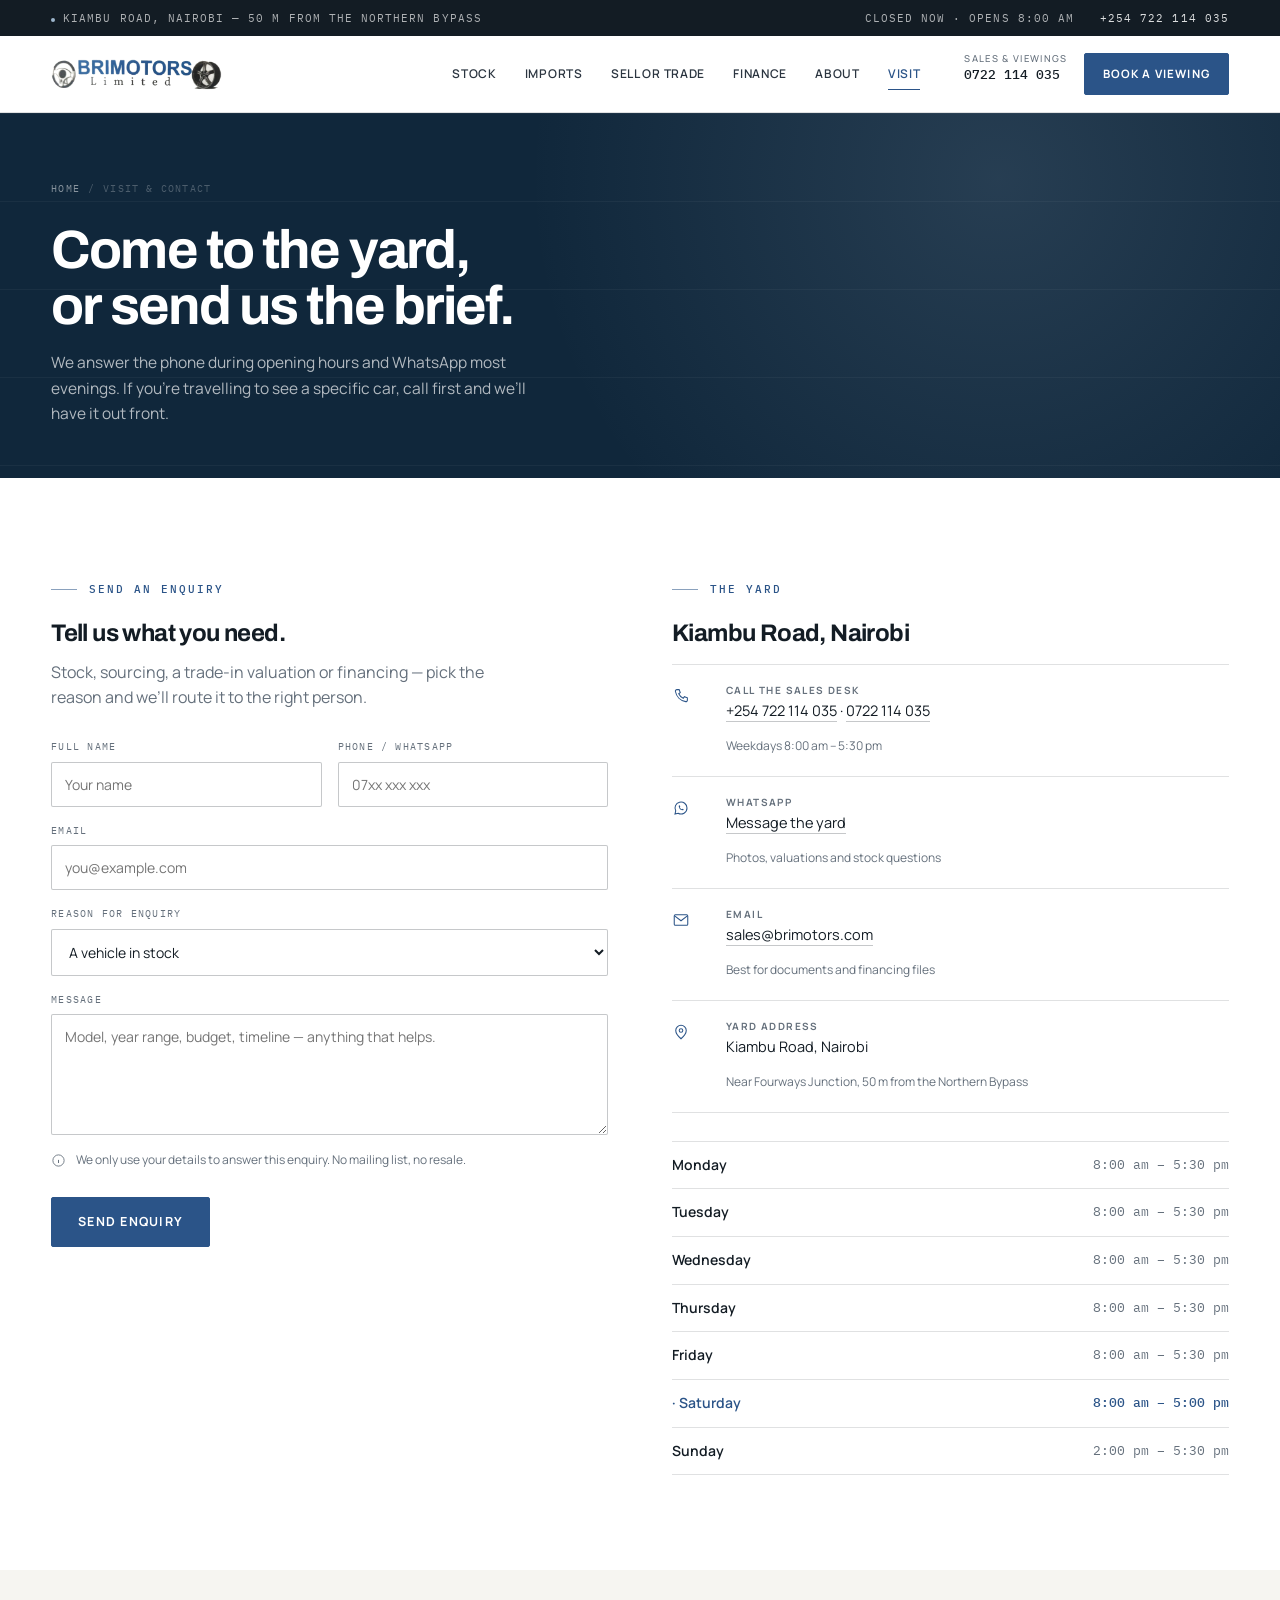
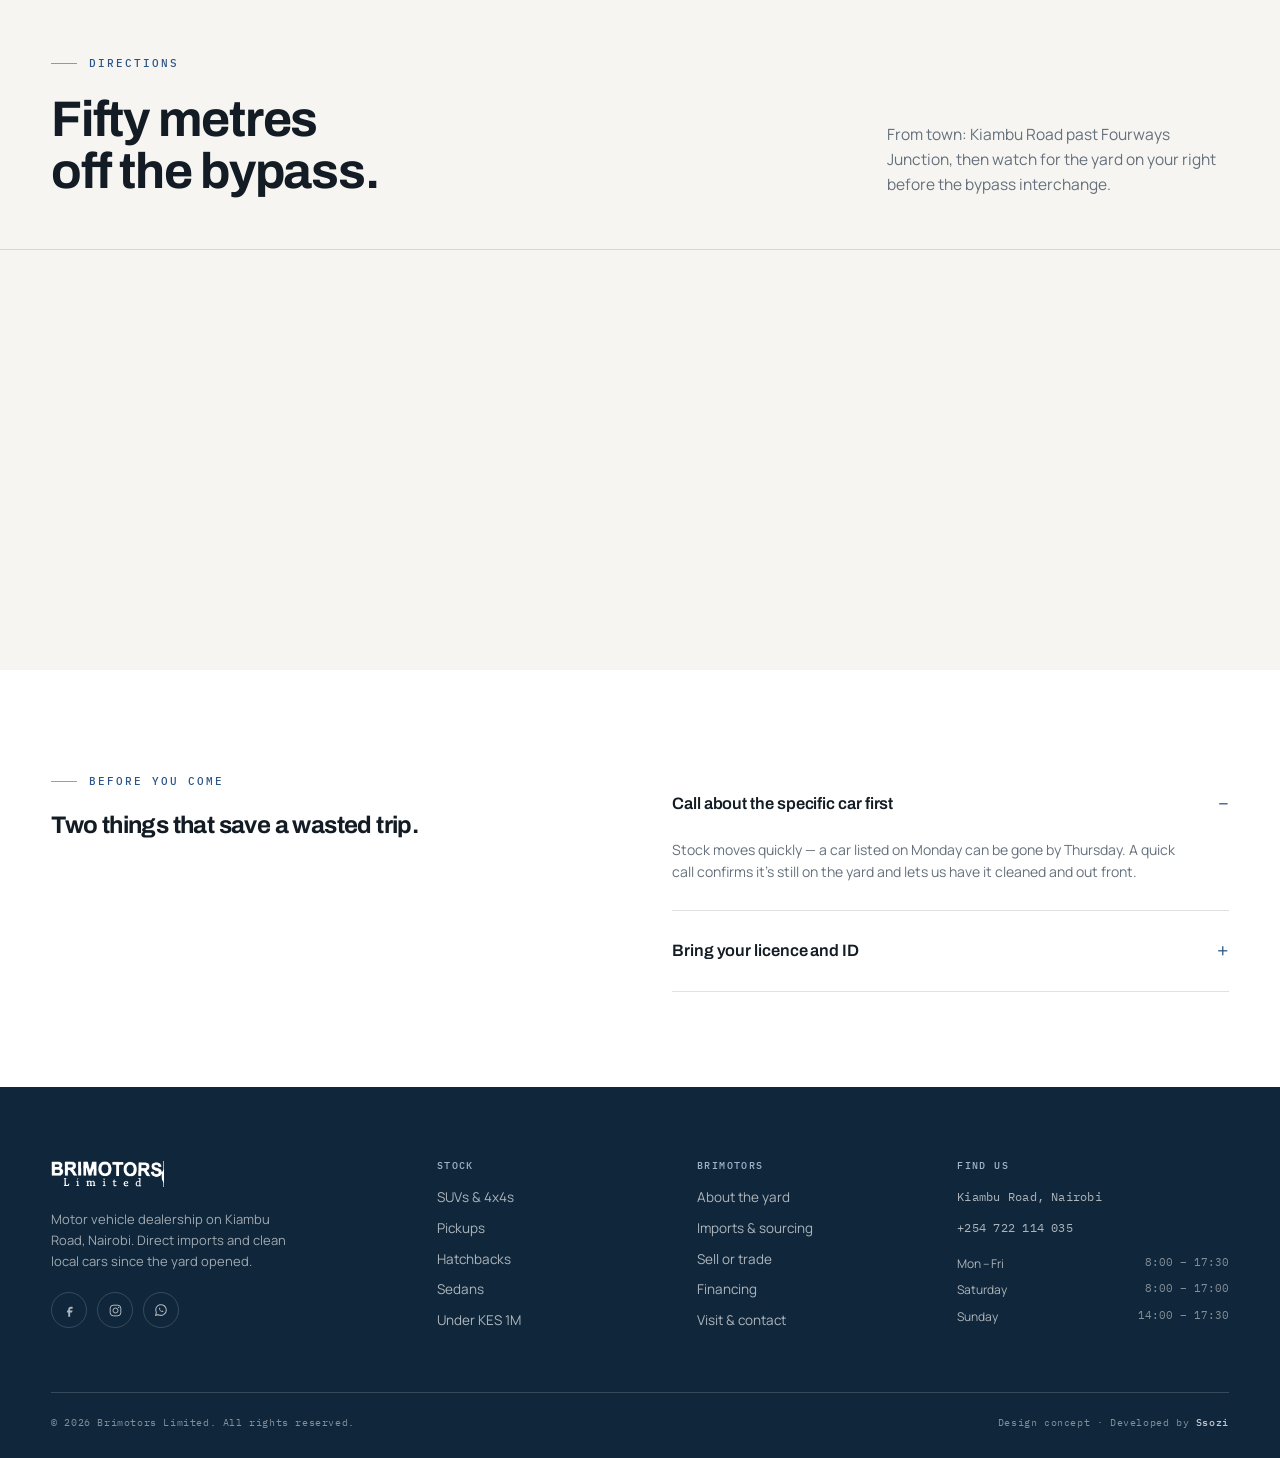
<file: contact.html>
<!DOCTYPE html>
<html lang="en-KE">
<head>
<meta charset="utf-8">
<meta name="viewport" content="width=device-width, initial-scale=1">
<title>Visit &amp; contact — Brimotors Limited, Kiambu Road Nairobi</title>
<meta name="description" content="Find Brimotors Limited on Kiambu Road near Fourways Junction, Nairobi. Call 0722 114035, WhatsApp the yard, or send an enquiry about stock and imports.">
<link rel="icon" href="assets/img/favicon.png" type="image/png">
<link rel="preconnect" href="https://fonts.googleapis.com">
<link rel="preconnect" href="https://fonts.gstatic.com" crossorigin>
<link rel="stylesheet" href="assets/css/style.css">
</head>
<body>
<a class="skip-link" href="#main">Skip to content</a>

<div class="topbar">
  <div class="shell topbar__inner">
    <div class="topbar__group topbar__group--left">
      <span><span class="dot"></span>Kiambu Road, Nairobi — 50 m from the Northern Bypass</span>
    </div>
    <div class="topbar__group">
      <span data-open-now>Open today 8:00 am – 5:30 pm</span>
      <a href="tel:+254722114035">+254 722 114 035</a>
    </div>
  </div>
</div>

<header class="site-header">
  <div class="shell site-header__inner">
    <a class="brand" href="index.html">
      <img src="assets/img/logo.png" alt="Brimotors Limited" width="167" height="31">
    </a>
    <nav class="nav" aria-label="Primary">
      <a href="inventory.html">Stock</a>
      <a href="services.html">Imports</a>
      <a href="services.html#trade-in">Sell or trade</a>
      <a href="index.html#finance">Finance</a>
      <a href="about.html">About</a>
      <a href="contact.html">Visit</a>
    </nav>
    <div class="header-actions">
      <p class="header-phone"><span>Sales &amp; viewings</span><a href="tel:+254722114035">0722 114 035</a></p>
      <a class="btn btn--sm" href="contact.html">Book a viewing</a>
    </div>
    <button class="nav-toggle" type="button" aria-label="Open menu" aria-expanded="false" aria-controls="mobile-nav"><span></span></button>
  </div>
</header>

<div class="mobile-nav" id="mobile-nav">
  <div class="shell mobile-nav__inner">
    <a href="inventory.html">Stock <span>17 vehicles</span></a>
    <a href="services.html">Imports <span>Japan · UK · TH · SA</span></a>
    <a href="services.html#trade-in">Sell or trade <span>Cash or trade-in</span></a>
    <a href="index.html#finance">Finance <span>Bank options</span></a>
    <a href="about.html">About <span>Kiambu Road</span></a>
    <a href="contact.html">Visit <span>Directions</span></a>
    <a class="btn" href="tel:+254722114035">Call 0722 114 035</a>
  </div>
</div>

<main id="main">

  <section class="page-head">
    <div class="shell">
      <nav class="breadcrumb" aria-label="Breadcrumb">
        <a href="index.html">Home</a><span>/</span><span>Visit &amp; contact</span>
      </nav>
      <h1>Come to the yard, or send us the brief.</h1>
      <p>We answer the phone during opening hours and WhatsApp most evenings. If you&rsquo;re travelling to see a specific car, call first and we&rsquo;ll have it out front.</p>
    </div>
  </section>

  <section class="section">
    <div class="shell">
      <div class="contact-grid">

        <div>
          <p class="eyebrow">Send an enquiry</p>
          <h2 style="margin-bottom:14px">Tell us what you need.</h2>
          <p class="muted" style="margin-bottom:28px;max-width:46ch">Stock, sourcing, a trade-in valuation or financing — pick the reason and we&rsquo;ll route it to the right person.</p>

          <form class="form-grid" data-form novalidate>
            <div class="field">
              <label for="name">Full name</label>
              <input id="name" name="name" type="text" autocomplete="name" placeholder="Your name" required>
            </div>
            <div class="field">
              <label for="phone">Phone / WhatsApp</label>
              <input id="phone" name="phone" type="tel" autocomplete="tel" placeholder="07xx xxx xxx" required>
            </div>
            <div class="field field--full">
              <label for="email">Email</label>
              <input id="email" name="email" type="email" autocomplete="email" placeholder="you@example.com" required>
            </div>
            <div class="field field--full">
              <label for="reason">Reason for enquiry</label>
              <select id="reason" name="reason">
                <option>A vehicle in stock</option>
                <option>Import / source a specific car</option>
                <option>Trade-in or sell my car</option>
                <option>Financing options</option>
                <option>Something else</option>
              </select>
            </div>
            <div class="field field--full">
              <label for="message">Message</label>
              <textarea id="message" name="message" rows="5" placeholder="Model, year range, budget, timeline — anything that helps." required></textarea>
            </div>
            <p class="form-note">
              <svg width="15" height="15" viewBox="0 0 24 24" fill="none" aria-hidden="true" style="flex:none;margin-top:2px"><circle cx="12" cy="12" r="9" stroke="currentColor" stroke-width="1.4"/><path d="M12 11v5M12 8h.01" stroke="currentColor" stroke-width="1.6"/></svg>
              We only use your details to answer this enquiry. No mailing list, no resale.
            </p>
            <div class="form-actions">
              <button class="btn" type="submit">Send enquiry</button>
              <span class="form-status" data-form-status role="status" aria-live="polite"></span>
            </div>
          </form>
        </div>

        <div>
          <p class="eyebrow">The yard</p>
          <h2 style="margin-bottom:18px">Kiambu Road, Nairobi</h2>
          <div class="contact-cards">
            <div class="contact-card">
              <svg width="18" height="18" viewBox="0 0 24 24" fill="none" aria-hidden="true"><path d="M6.5 3.5h3l1.5 4-2 1.5a12 12 0 006 6l1.5-2 4 1.5v3a2 2 0 01-2.2 2A17 17 0 014.5 5.7 2 2 0 016.5 3.5z" stroke="currentColor" stroke-width="1.4"/></svg>
              <div>
                <h3>Call the sales desk</h3>
                <p><a href="tel:+254722114035">+254 722 114 035</a> · <a href="tel:+254722114035">0722 114 035</a></p>
                <small>Weekdays 8:00 am – 5:30 pm</small>
              </div>
            </div>
            <div class="contact-card">
              <svg width="18" height="18" viewBox="0 0 24 24" fill="none" aria-hidden="true"><path d="M20 12a8 8 0 01-11.9 7L4 20l1-4.1A8 8 0 1120 12z" stroke="currentColor" stroke-width="1.4"/><path d="M9 9.5c0 3 2.5 5.5 5.5 5.5.6 0 1.2-.5 1.2-1.1l-1.7-1-1 .8c-1-.4-2.3-1.7-2.7-2.7l.8-1-1-1.7c-.6 0-1.1.6-1.1 1.2z" fill="currentColor"/></svg>
              <div>
                <h3>WhatsApp</h3>
                <p><a href="https://wa.me/254722114035" rel="noopener">Message the yard</a></p>
                <small>Photos, valuations and stock questions</small>
              </div>
            </div>
            <div class="contact-card">
              <svg width="18" height="18" viewBox="0 0 24 24" fill="none" aria-hidden="true"><rect x="3" y="5" width="18" height="14" rx="1.5" stroke="currentColor" stroke-width="1.4"/><path d="M3.5 6.5L12 13l8.5-6.5" stroke="currentColor" stroke-width="1.4"/></svg>
              <div>
                <h3>Email</h3>
                <p><a href="mailto:sales@brimotors.com">sales@brimotors.com</a></p>
                <small>Best for documents and financing files</small>
              </div>
            </div>
            <div class="contact-card">
              <svg width="18" height="18" viewBox="0 0 24 24" fill="none" aria-hidden="true"><path d="M12 21s7-6.1 7-11a7 7 0 10-14 0c0 4.9 7 11 7 11z" stroke="currentColor" stroke-width="1.4"/><circle cx="12" cy="10" r="2.4" stroke="currentColor" stroke-width="1.4"/></svg>
              <div>
                <h3>Yard address</h3>
                <p>Kiambu Road, Nairobi</p>
                <small>Near Fourways Junction, 50 m from the Northern Bypass</small>
              </div>
            </div>
          </div>

          <ul class="hours" style="margin-top:28px">
            <li data-hours="1"><span>Monday</span><span>8:00 am – 5:30 pm</span></li>
            <li data-hours="2"><span>Tuesday</span><span>8:00 am – 5:30 pm</span></li>
            <li data-hours="3"><span>Wednesday</span><span>8:00 am – 5:30 pm</span></li>
            <li data-hours="4"><span>Thursday</span><span>8:00 am – 5:30 pm</span></li>
            <li data-hours="5"><span>Friday</span><span>8:00 am – 5:30 pm</span></li>
            <li data-hours="6"><span>Saturday</span><span>8:00 am – 5:00 pm</span></li>
            <li data-hours="0"><span>Sunday</span><span>2:00 pm – 5:30 pm</span></li>
          </ul>
        </div>
      </div>
    </div>
  </section>

  <section class="section section--tight section--paper" style="padding-bottom:0">
    <div class="shell">
      <div class="section-head">
        <div>
          <p class="eyebrow">Directions</p>
          <h2>Fifty metres off the bypass.</h2>
        </div>
        <p class="lede">From town: Kiambu Road past Fourways Junction, then watch for the yard on your right before the bypass interchange.</p>
      </div>
    </div>
    <div style="border-top:1px solid var(--line)">
      <iframe title="Map showing Brimotors Limited on Kiambu Road, Nairobi" src="https://www.google.com/maps?q=Brimotors+Limited,+Kiambu+Road,+Nairobi&output=embed" style="width:100%;height:420px;border:0;display:block" loading="lazy" referrerpolicy="no-referrer-when-downgrade"></iframe>
    </div>
  </section>

  <section class="section">
    <div class="shell">
      <div class="split split--start">
        <div>
          <p class="eyebrow">Before you come</p>
          <h2 style="margin-bottom:14px">Two things that save a wasted trip.</h2>
        </div>
        <div class="faq" style="border-top:0">
          <details open>
            <summary>Call about the specific car first</summary>
            <p>Stock moves quickly — a car listed on Monday can be gone by Thursday. A quick call confirms it&rsquo;s still on the yard and lets us have it cleaned and out front.</p>
          </details>
          <details>
            <summary>Bring your licence and ID</summary>
            <p>You need a valid licence for a test drive, and your ID for any purchase or trade-in paperwork. For financing, bring your payslips, bank statements and KRA PIN.</p>
          </details>
        </div>
      </div>
    </div>
  </section>

</main>

<footer class="site-footer">
  <div class="shell">
    <div class="footer-grid">
      <div class="footer-brand">
        <img src="assets/img/logo-wordmark-white.png" alt="Brimotors Limited" width="190" height="44">
        <p>Motor vehicle dealership on Kiambu Road, Nairobi. Direct imports and clean local cars since the yard opened.</p>
        <div class="footer-socials">
          <a href="https://www.facebook.com/brimotorskenya/" aria-label="Brimotors on Facebook" rel="noopener">
            <svg width="15" height="15" viewBox="0 0 24 24" fill="currentColor" aria-hidden="true"><path d="M14 9h3V6h-3c-2.2 0-4 1.8-4 4v2H8v3h2v7h3v-7h3l1-3h-4v-2c0-.6.4-1 1-1z"/></svg>
          </a>
          <a href="https://www.instagram.com/brimotors.limited/" aria-label="Brimotors on Instagram" rel="noopener">
            <svg width="15" height="15" viewBox="0 0 24 24" fill="none" aria-hidden="true"><rect x="3.5" y="3.5" width="17" height="17" rx="5" stroke="currentColor" stroke-width="1.6"/><circle cx="12" cy="12" r="4" stroke="currentColor" stroke-width="1.6"/><circle cx="17" cy="7" r="1.1" fill="currentColor"/></svg>
          </a>
          <a href="https://wa.me/254722114035" aria-label="Brimotors on WhatsApp" rel="noopener">
            <svg width="16" height="16" viewBox="0 0 24 24" fill="none" aria-hidden="true"><path d="M20 12a8 8 0 01-11.9 7L4 20l1-4.1A8 8 0 1120 12z" stroke="currentColor" stroke-width="1.6"/><path d="M9 9.5c0 3 2.5 5.5 5.5 5.5.6 0 1.2-.5 1.2-1.1l-1.7-1-1 .8c-1-.4-2.3-1.7-2.7-2.7l.8-1-1-1.7c-.6 0-1.1.6-1.1 1.2z" fill="currentColor"/></svg>
          </a>
        </div>
      </div>

      <div class="footer-col">
        <h3>Stock</h3>
        <ul>
          <li><a href="inventory.html?body=SUV">SUVs &amp; 4x4s</a></li>
          <li><a href="inventory.html?body=Pickup">Pickups</a></li>
          <li><a href="inventory.html?body=Hatchback">Hatchbacks</a></li>
          <li><a href="inventory.html?body=Sedan">Sedans</a></li>
          <li><a href="inventory.html?sort=priceAsc">Under KES 1M</a></li>
        </ul>
      </div>

      <div class="footer-col">
        <h3>Brimotors</h3>
        <ul>
          <li><a href="about.html">About the yard</a></li>
          <li><a href="services.html">Imports &amp; sourcing</a></li>
          <li><a href="services.html#trade-in">Sell or trade</a></li>
          <li><a href="index.html#finance">Financing</a></li>
          <li><a href="contact.html">Visit &amp; contact</a></li>
        </ul>
      </div>

      <div class="footer-col footer-col--hours">
        <h3>Find us</h3>
        <p class="mono" style="margin-bottom:12px">Kiambu Road, Nairobi</p>
        <p class="mono" style="margin-bottom:16px"><a href="tel:+254722114035">+254 722 114 035</a></p>
        <div class="hours-line"><span>Mon – Fri</span><span>8:00 – 17:30</span></div>
        <div class="hours-line"><span>Saturday</span><span>8:00 – 17:00</span></div>
        <div class="hours-line"><span>Sunday</span><span>14:00 – 17:30</span></div>
      </div>
    </div>

    <div class="footer-bottom">
      <span>© <span data-year>2026</span> Brimotors Limited. All rights reserved.</span>
      <span>Design concept · Developed by <strong style="color:rgba(255,255,255,.75);font-weight:500">Ssozi</strong></span>
    </div>
  </div>
</footer>

<script src="assets/js/data.js"></script>
<script src="assets/js/site.js"></script>
</body>
</html>
</file>
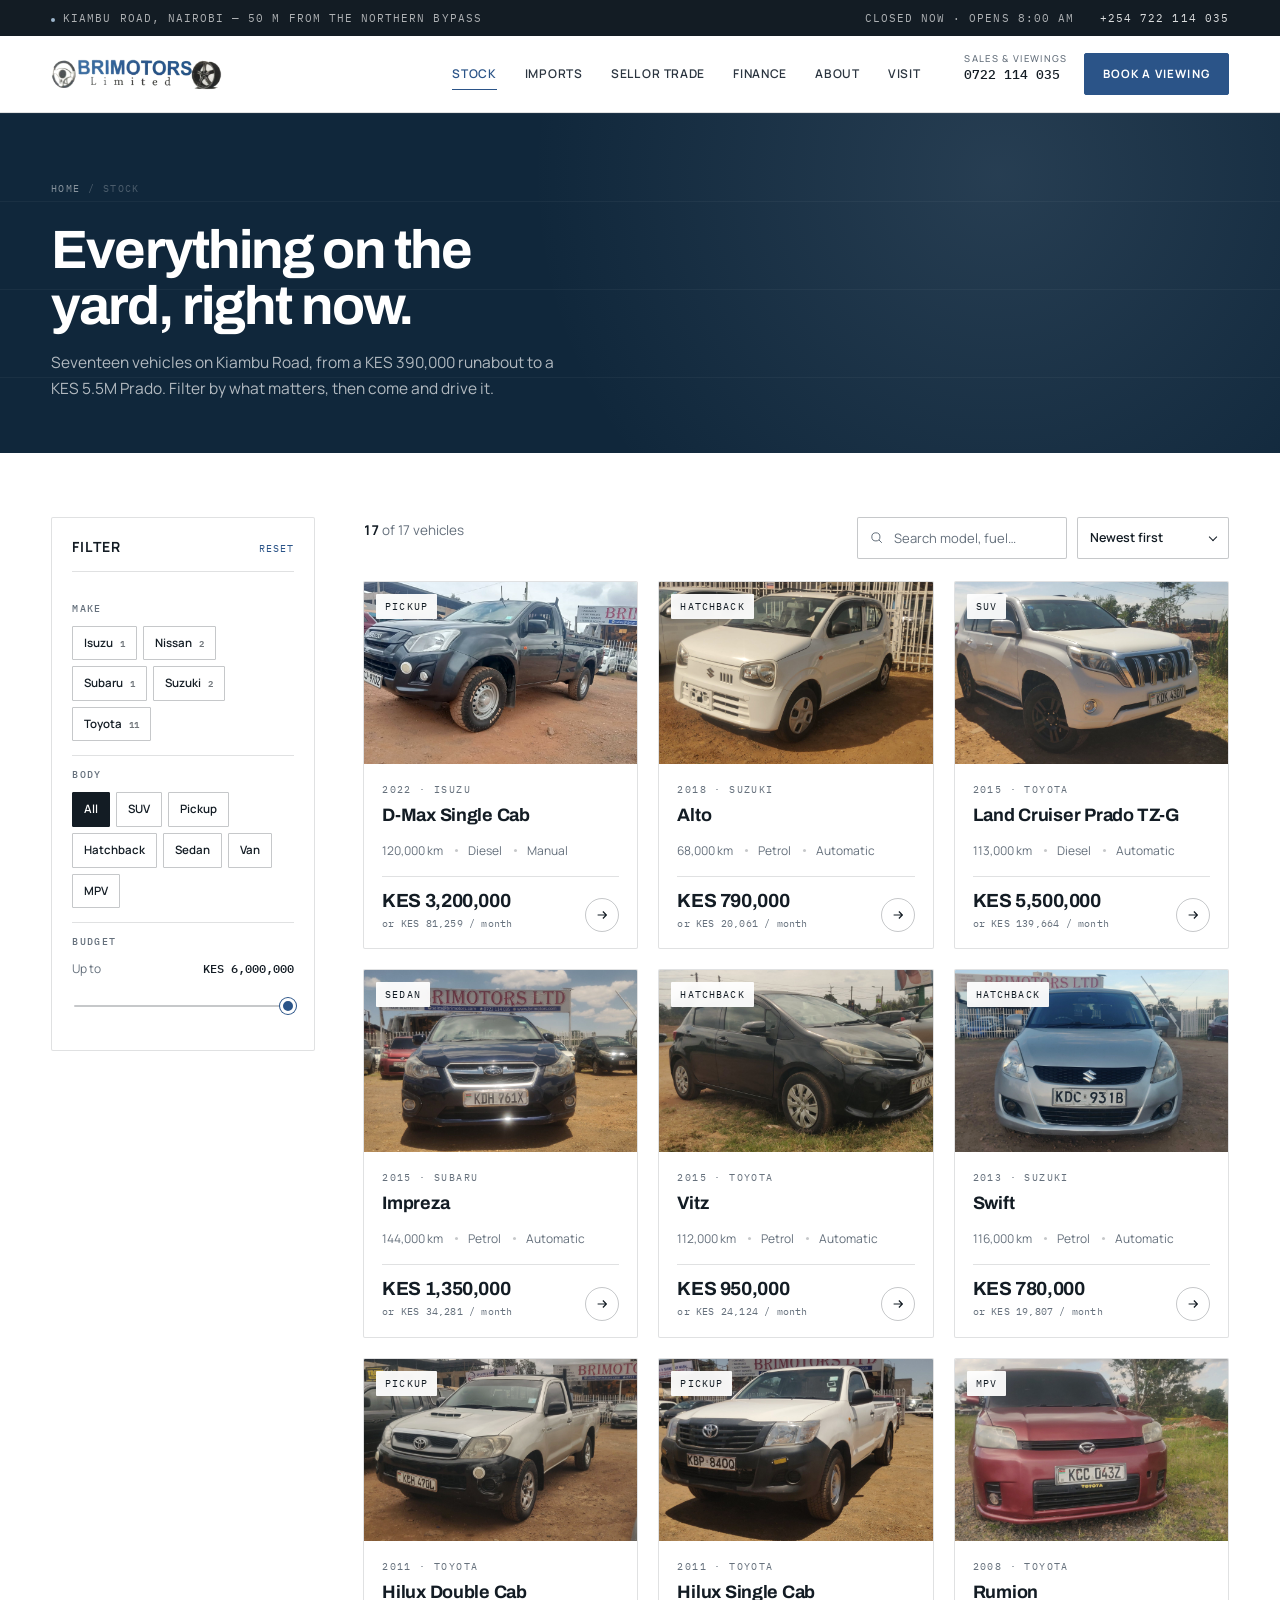
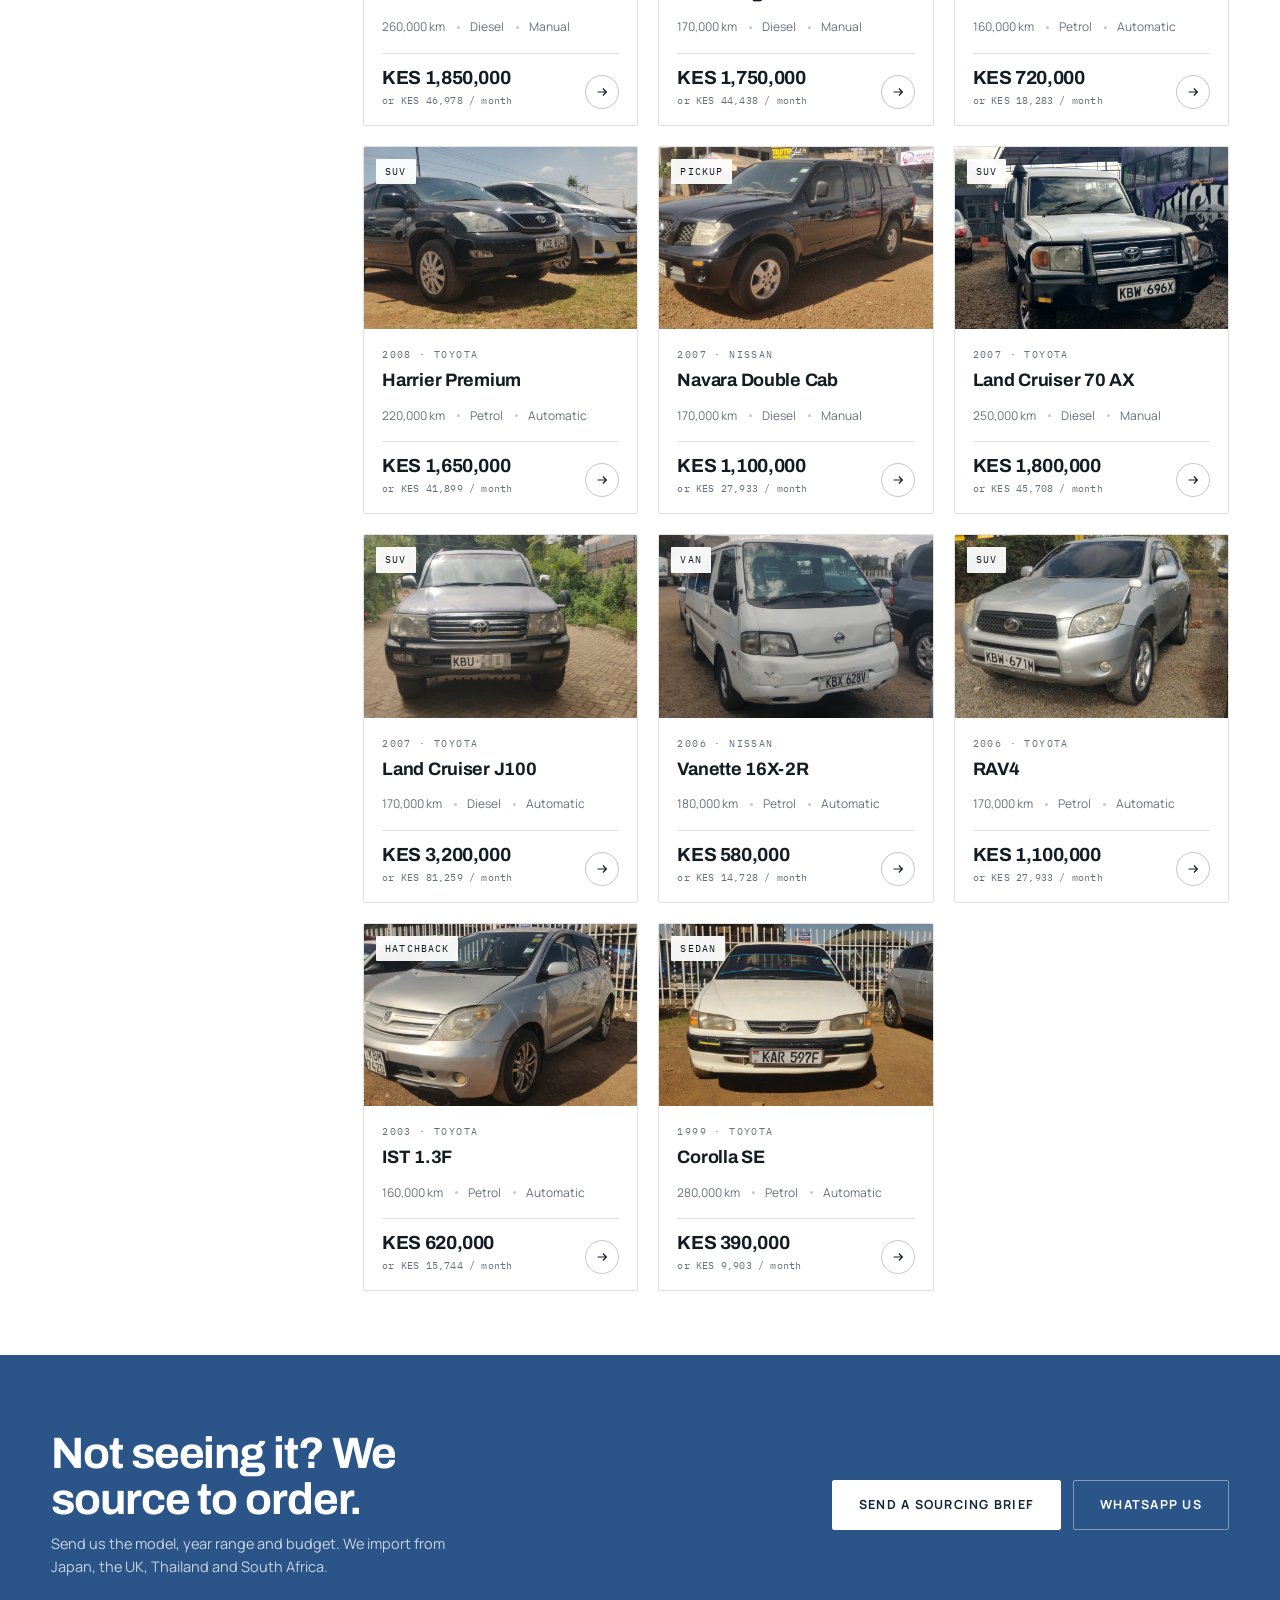
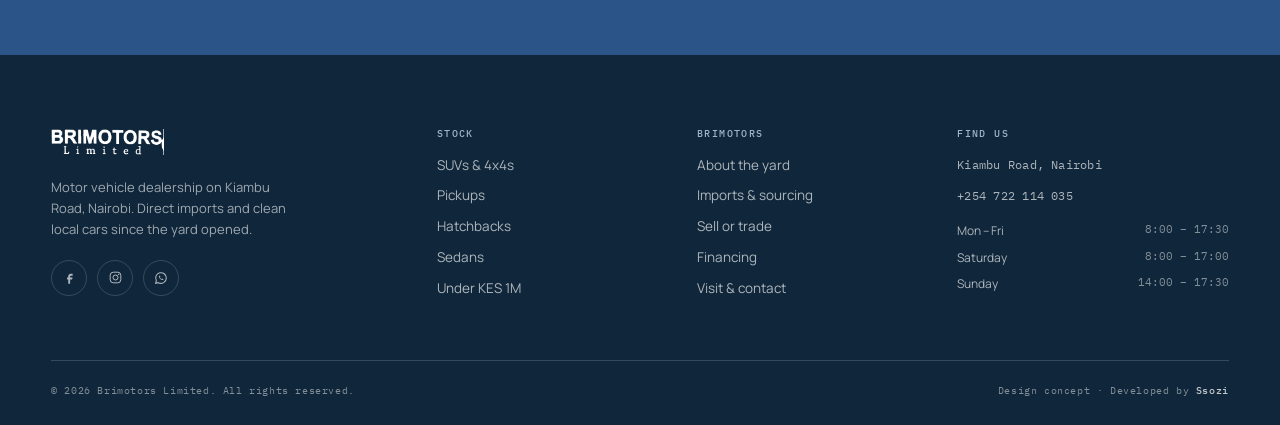
<file: inventory.html>
<!DOCTYPE html>
<html lang="en-KE">
<head>
<meta charset="utf-8">
<meta name="viewport" content="width=device-width, initial-scale=1">
<title>Stock in the yard — Brimotors Limited, Kiambu Road</title>
<meta name="description" content="Browse the current Brimotors Limited stock: SUVs, pickups, sedans and hatchbacks in Nairobi, with verified mileage, engine size and dealer asking prices.">
<link rel="icon" href="assets/img/favicon.png" type="image/png">
<link rel="preconnect" href="https://fonts.googleapis.com">
<link rel="preconnect" href="https://fonts.gstatic.com" crossorigin>
<link rel="stylesheet" href="assets/css/style.css">
</head>
<body>
<a class="skip-link" href="#main">Skip to content</a>

<div class="topbar">
  <div class="shell topbar__inner">
    <div class="topbar__group topbar__group--left">
      <span><span class="dot"></span>Kiambu Road, Nairobi — 50 m from the Northern Bypass</span>
    </div>
    <div class="topbar__group">
      <span data-open-now>Open today 8:00 am – 5:30 pm</span>
      <a href="tel:+254722114035">+254 722 114 035</a>
    </div>
  </div>
</div>

<header class="site-header">
  <div class="shell site-header__inner">
    <a class="brand" href="index.html">
      <img src="assets/img/logo.png" alt="Brimotors Limited" width="167" height="31">
    </a>
    <nav class="nav" aria-label="Primary">
      <a href="inventory.html">Stock</a>
      <a href="services.html">Imports</a>
      <a href="services.html#trade-in">Sell or trade</a>
      <a href="index.html#finance">Finance</a>
      <a href="about.html">About</a>
      <a href="contact.html">Visit</a>
    </nav>
    <div class="header-actions">
      <p class="header-phone"><span>Sales &amp; viewings</span><a href="tel:+254722114035">0722 114 035</a></p>
      <a class="btn btn--sm" href="contact.html">Book a viewing</a>
    </div>
    <button class="nav-toggle" type="button" aria-label="Open menu" aria-expanded="false" aria-controls="mobile-nav"><span></span></button>
  </div>
</header>

<div class="mobile-nav" id="mobile-nav">
  <div class="shell mobile-nav__inner">
    <a href="inventory.html">Stock <span>17 vehicles</span></a>
    <a href="services.html">Imports <span>Japan · UK · TH · SA</span></a>
    <a href="services.html#trade-in">Sell or trade <span>Cash or trade-in</span></a>
    <a href="index.html#finance">Finance <span>Bank options</span></a>
    <a href="about.html">About <span>Kiambu Road</span></a>
    <a href="contact.html">Visit <span>Directions</span></a>
    <a class="btn" href="tel:+254722114035">Call 0722 114 035</a>
  </div>
</div>

<main id="main">

  <section class="page-head">
    <div class="shell">
      <nav class="breadcrumb" aria-label="Breadcrumb">
        <a href="index.html">Home</a><span>/</span><span>Stock</span>
      </nav>
      <h1>Everything on the yard, right now.</h1>
      <p>Seventeen vehicles on Kiambu Road, from a KES 390,000 runabout to a KES 5.5M Prado. Filter by what matters, then come and drive it.</p>
    </div>
  </section>

  <div class="shell">
    <div class="listing">
      <aside class="filters" aria-label="Filter stock">
        <div class="filters__head">
          <h2>Filter</h2>
          <button type="button" data-reset>Reset</button>
        </div>
        <div class="filters__body">
          <div class="filter-group">
            <h3>Make</h3>
            <div class="chips" data-makes></div>
          </div>

          <div class="filter-group">
            <h3>Body</h3>
            <div class="chips">
              <button class="chip" type="button" data-body="all" aria-pressed="true">All</button>
              <button class="chip" type="button" data-body="SUV" aria-pressed="false">SUV</button>
              <button class="chip" type="button" data-body="Pickup" aria-pressed="false">Pickup</button>
              <button class="chip" type="button" data-body="Hatchback" aria-pressed="false">Hatchback</button>
              <button class="chip" type="button" data-body="Sedan" aria-pressed="false">Sedan</button>
              <button class="chip" type="button" data-body="Van" aria-pressed="false">Van</button>
              <button class="chip" type="button" data-body="MPV" aria-pressed="false">MPV</button>
            </div>
          </div>

          <div class="filter-group">
            <h3>Budget</h3>
            <div class="range-row">
              <span class="muted" style="font-size:12px">Up to</span>
              <output data-max-out>KES 6,000,000</output>
            </div>
            <input type="range" min="390000" max="6000000" step="10000" value="6000000" data-max aria-label="Maximum price">
          </div>
        </div>
      </aside>

      <section aria-label="Vehicles">
        <div class="listing__toolbar">
          <p class="listing__count" data-count>17 of 17 vehicles</p>
          <div class="listing__tools">
            <div class="search-field">
              <svg width="15" height="15" viewBox="0 0 24 24" fill="none" aria-hidden="true"><circle cx="11" cy="11" r="6.5" stroke="currentColor" stroke-width="1.6"/><path d="M16 16l4.5 4.5" stroke="currentColor" stroke-width="1.6"/></svg>
              <input type="search" placeholder="Search model, fuel…" aria-label="Search stock" data-search>
            </div>
            <div class="select">
              <select data-sort aria-label="Sort vehicles">
                <option value="newest">Newest first</option>
                <option value="priceAsc">Price: low to high</option>
                <option value="priceDesc">Price: high to low</option>
                <option value="mileage">Lowest mileage</option>
              </select>
            </div>
          </div>
        </div>

        <div class="results-grid" data-results>
          <!-- rendered by site.js -->
        </div>
      </section>
    </div>
  </div>

  <section class="cta-band">
    <div class="shell cta-band__inner">
      <div>
        <h2>Not seeing it? We source to order.</h2>
        <p>Send us the model, year range and budget. We import from Japan, the UK, Thailand and South Africa.</p>
      </div>
      <div class="cta-band__actions">
        <a class="btn btn--light" href="contact.html">Send a sourcing brief</a>
        <a class="btn btn--outline-light" href="https://wa.me/254722114035?text=Hello%20Brimotors%2C%20I%27m%20looking%20for%20a%20specific%20vehicle.">WhatsApp us</a>
      </div>
    </div>
  </section>

</main>

<footer class="site-footer">
  <div class="shell">
    <div class="footer-grid">
      <div class="footer-brand">
        <img src="assets/img/logo-wordmark-white.png" alt="Brimotors Limited" width="190" height="44">
        <p>Motor vehicle dealership on Kiambu Road, Nairobi. Direct imports and clean local cars since the yard opened.</p>
        <div class="footer-socials">
          <a href="https://www.facebook.com/brimotorskenya/" aria-label="Brimotors on Facebook" rel="noopener">
            <svg width="15" height="15" viewBox="0 0 24 24" fill="currentColor" aria-hidden="true"><path d="M14 9h3V6h-3c-2.2 0-4 1.8-4 4v2H8v3h2v7h3v-7h3l1-3h-4v-2c0-.6.4-1 1-1z"/></svg>
          </a>
          <a href="https://www.instagram.com/brimotors.limited/" aria-label="Brimotors on Instagram" rel="noopener">
            <svg width="15" height="15" viewBox="0 0 24 24" fill="none" aria-hidden="true"><rect x="3.5" y="3.5" width="17" height="17" rx="5" stroke="currentColor" stroke-width="1.6"/><circle cx="12" cy="12" r="4" stroke="currentColor" stroke-width="1.6"/><circle cx="17" cy="7" r="1.1" fill="currentColor"/></svg>
          </a>
          <a href="https://wa.me/254722114035" aria-label="Brimotors on WhatsApp" rel="noopener">
            <svg width="16" height="16" viewBox="0 0 24 24" fill="none" aria-hidden="true"><path d="M20 12a8 8 0 01-11.9 7L4 20l1-4.1A8 8 0 1120 12z" stroke="currentColor" stroke-width="1.6"/><path d="M9 9.5c0 3 2.5 5.5 5.5 5.5.6 0 1.2-.5 1.2-1.1l-1.7-1-1 .8c-1-.4-2.3-1.7-2.7-2.7l.8-1-1-1.7c-.6 0-1.1.6-1.1 1.2z" fill="currentColor"/></svg>
          </a>
        </div>
      </div>

      <div class="footer-col">
        <h3>Stock</h3>
        <ul>
          <li><a href="inventory.html?body=SUV">SUVs &amp; 4x4s</a></li>
          <li><a href="inventory.html?body=Pickup">Pickups</a></li>
          <li><a href="inventory.html?body=Hatchback">Hatchbacks</a></li>
          <li><a href="inventory.html?body=Sedan">Sedans</a></li>
          <li><a href="inventory.html?sort=priceAsc">Under KES 1M</a></li>
        </ul>
      </div>

      <div class="footer-col">
        <h3>Brimotors</h3>
        <ul>
          <li><a href="about.html">About the yard</a></li>
          <li><a href="services.html">Imports &amp; sourcing</a></li>
          <li><a href="services.html#trade-in">Sell or trade</a></li>
          <li><a href="index.html#finance">Financing</a></li>
          <li><a href="contact.html">Visit &amp; contact</a></li>
        </ul>
      </div>

      <div class="footer-col footer-col--hours">
        <h3>Find us</h3>
        <p class="mono" style="margin-bottom:12px">Kiambu Road, Nairobi</p>
        <p class="mono" style="margin-bottom:16px"><a href="tel:+254722114035">+254 722 114 035</a></p>
        <div class="hours-line"><span>Mon – Fri</span><span>8:00 – 17:30</span></div>
        <div class="hours-line"><span>Saturday</span><span>8:00 – 17:00</span></div>
        <div class="hours-line"><span>Sunday</span><span>14:00 – 17:30</span></div>
      </div>
    </div>

    <div class="footer-bottom">
      <span>© <span data-year>2026</span> Brimotors Limited. All rights reserved.</span>
      <span>Design concept · Developed by <strong style="color:rgba(255,255,255,.75);font-weight:500">Ssozi</strong></span>
    </div>
  </div>
</footer>

<script src="assets/js/data.js"></script>
<script src="assets/js/site.js"></script>
</body>
</html>
</file>
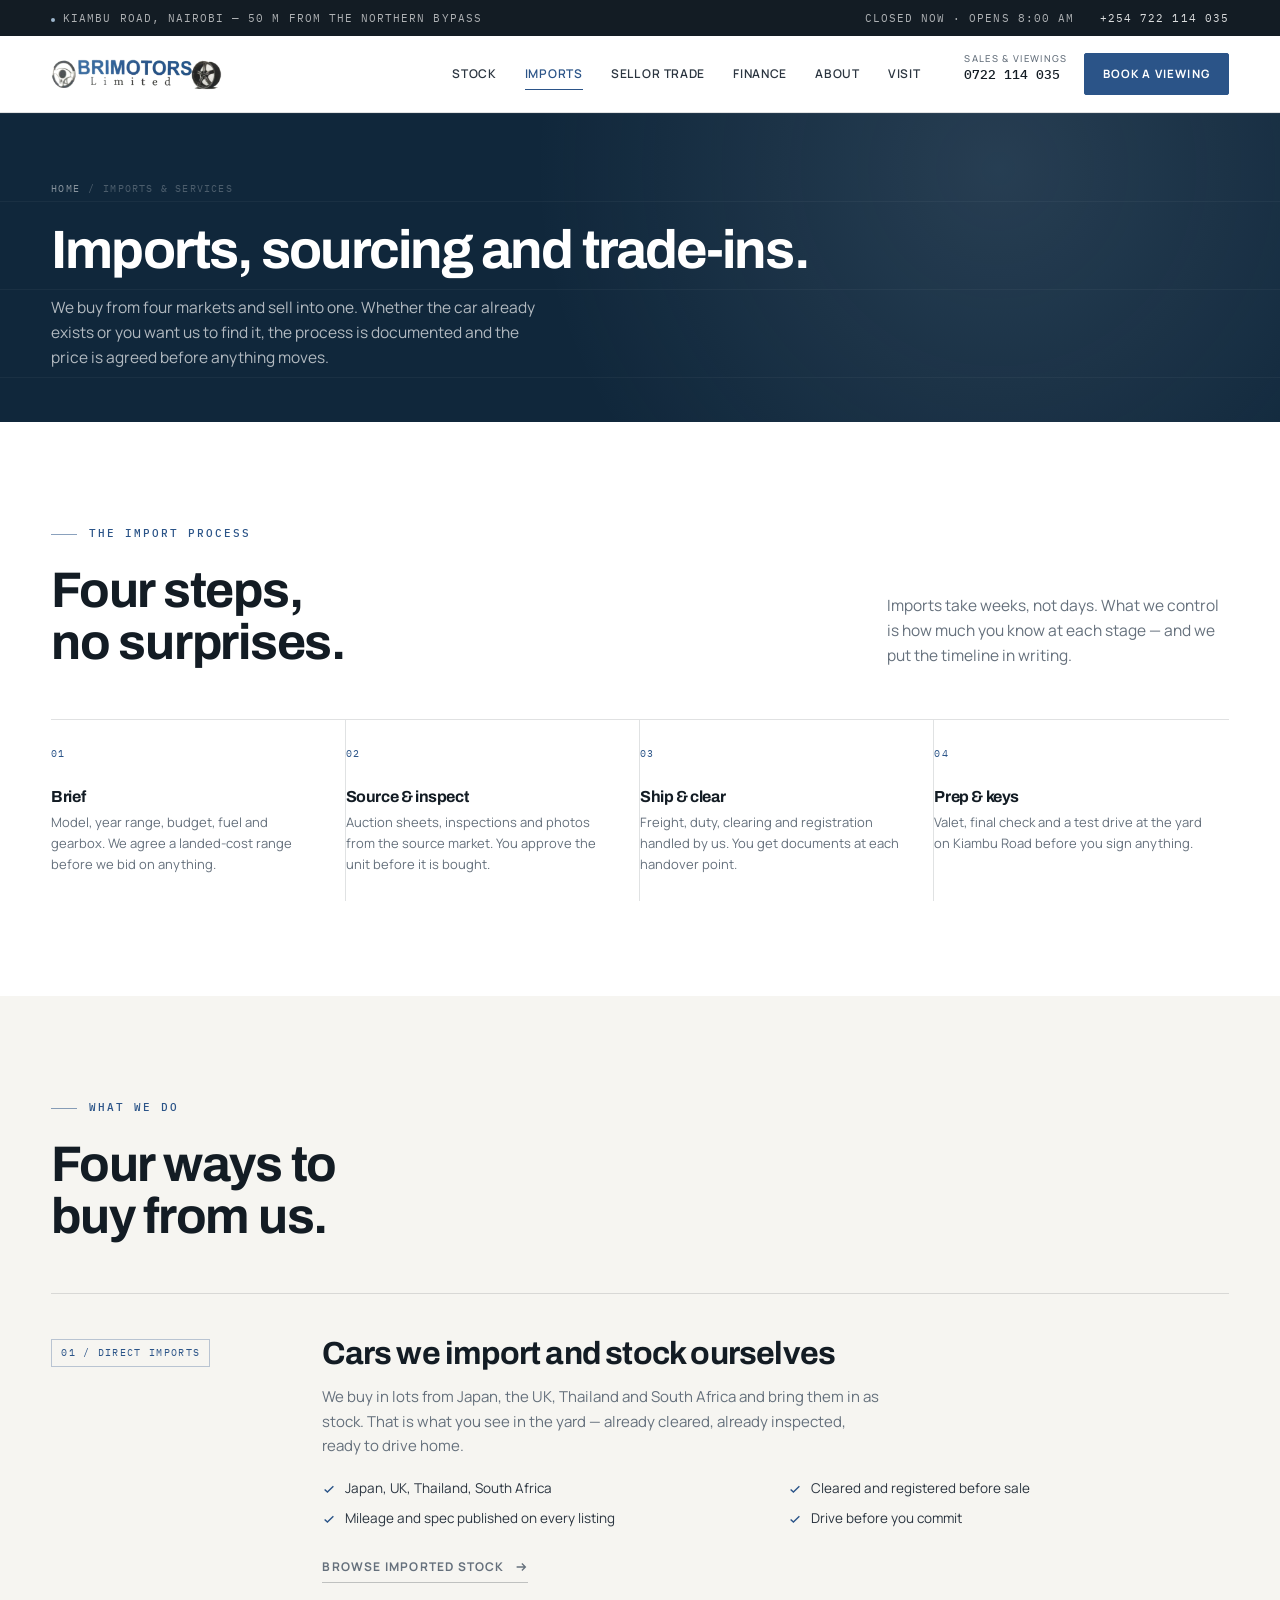
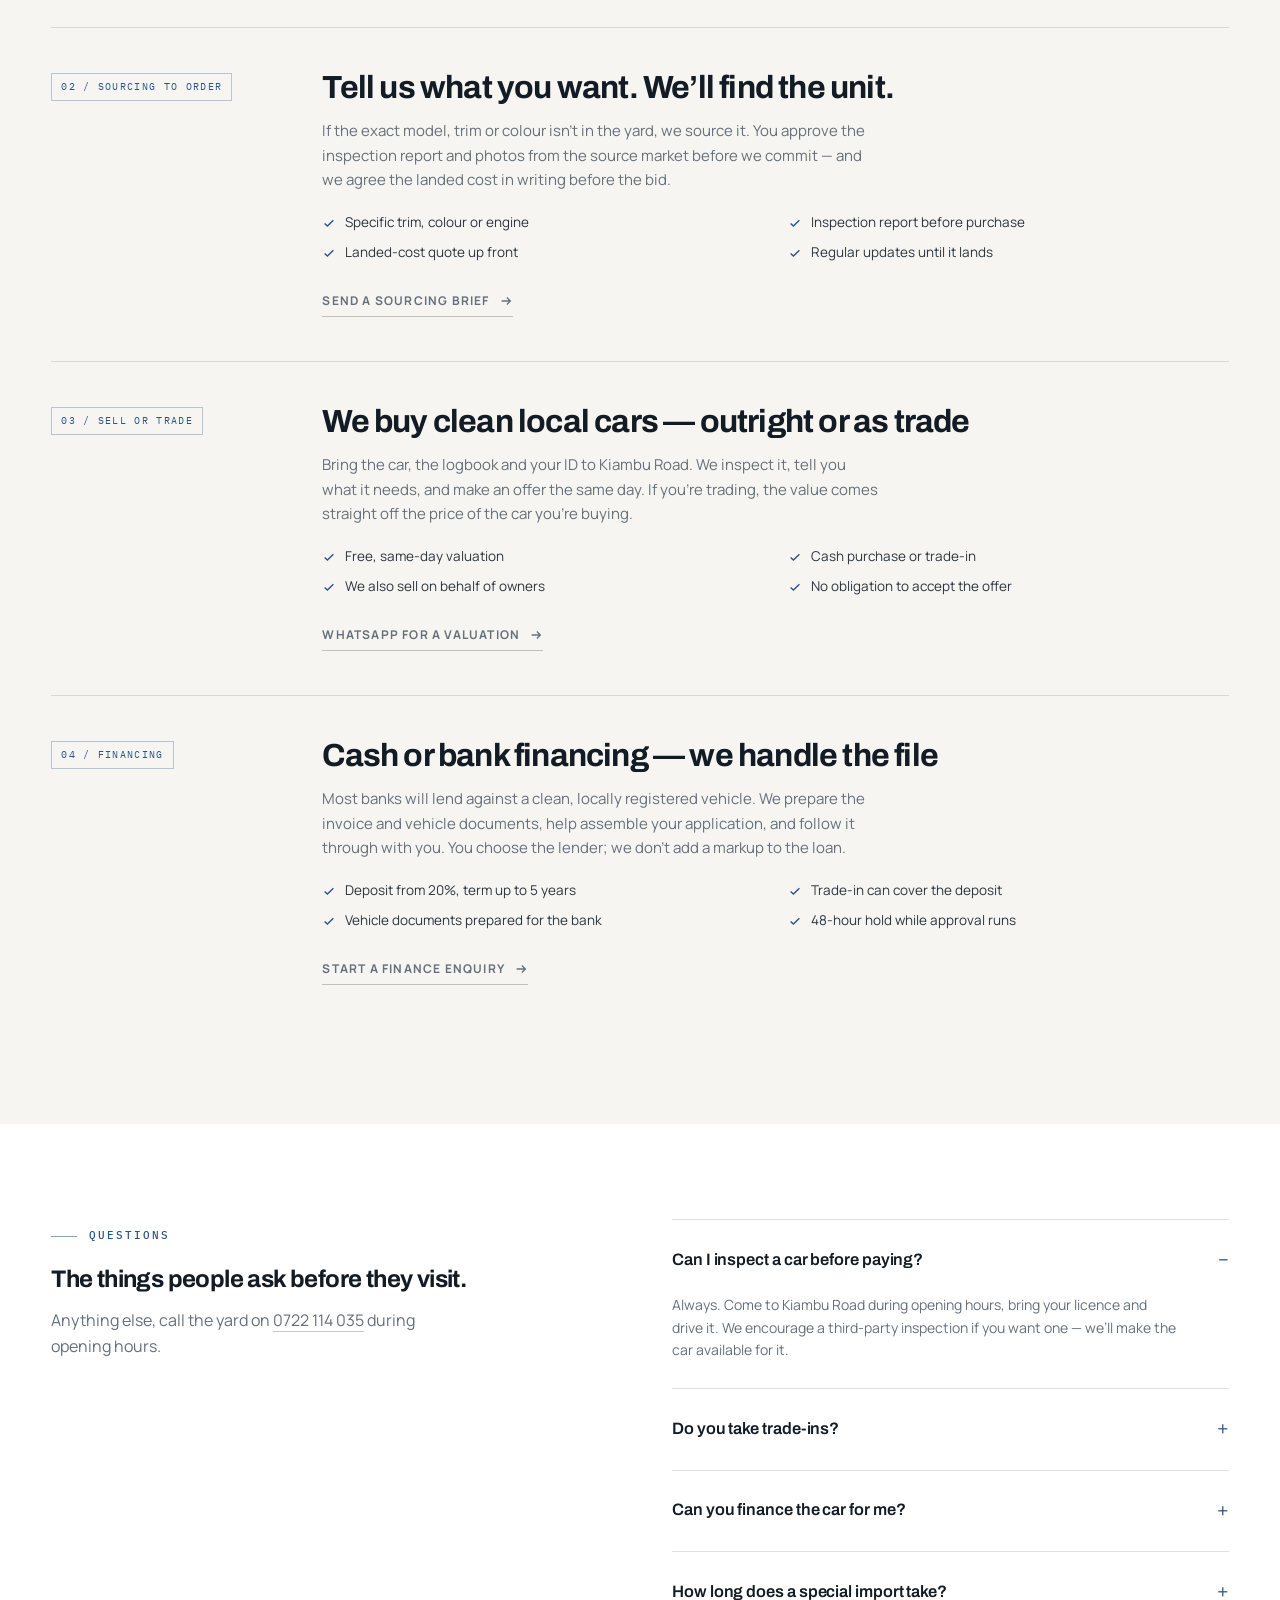
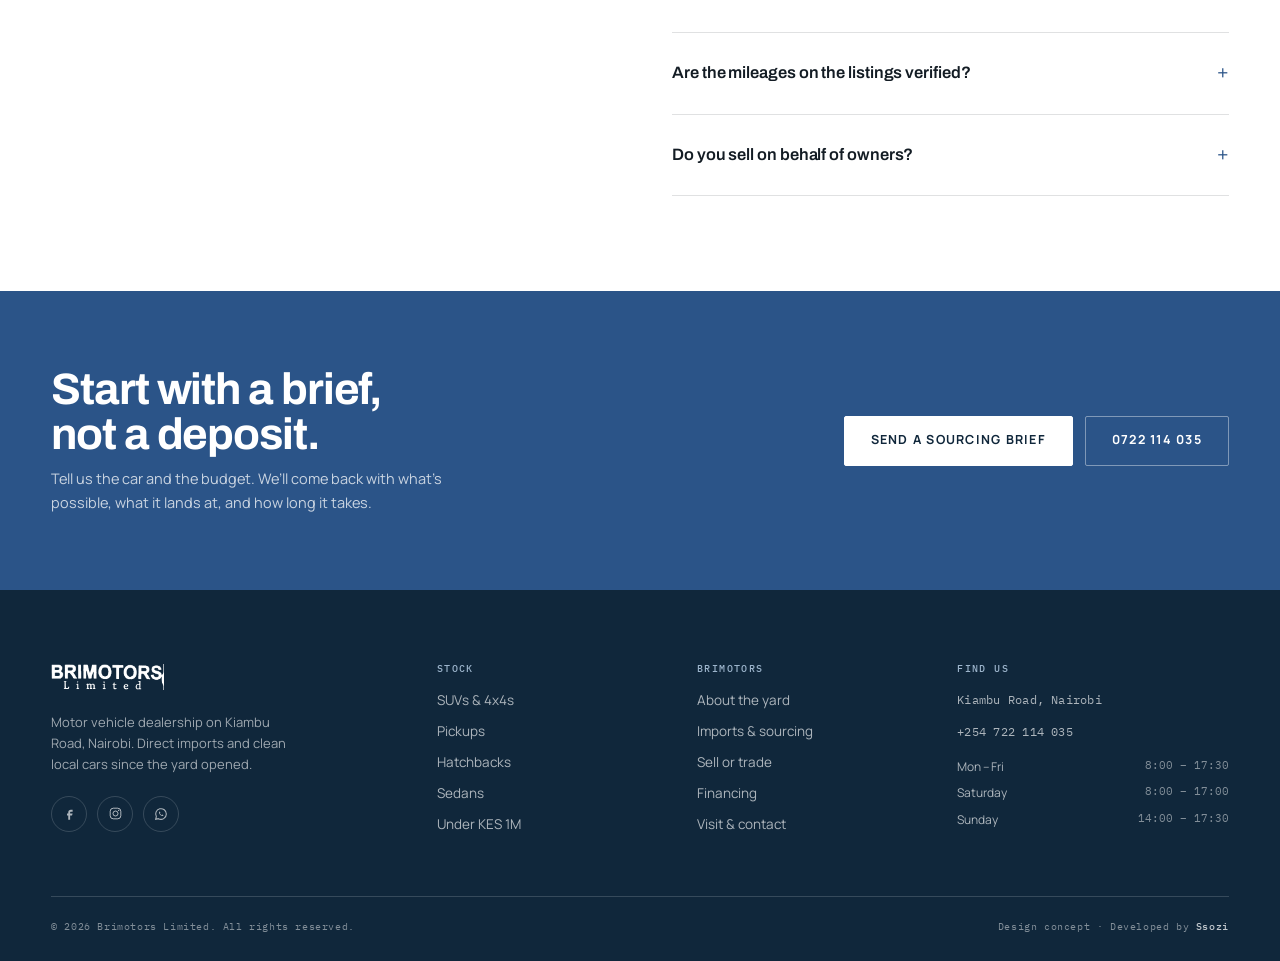
<file: services.html>
<!DOCTYPE html>
<html lang="en-KE">
<head>
<meta charset="utf-8">
<meta name="viewport" content="width=device-width, initial-scale=1">
<title>Imports, sourcing &amp; trade-ins — Brimotors Limited</title>
<meta name="description" content="How Brimotors Limited imports vehicles from Japan, the UK, Thailand and South Africa, sources to order, buys local cars and arranges financing in Nairobi.">
<link rel="icon" href="assets/img/favicon.png" type="image/png">
<link rel="preconnect" href="https://fonts.googleapis.com">
<link rel="preconnect" href="https://fonts.gstatic.com" crossorigin>
<link rel="stylesheet" href="assets/css/style.css">
</head>
<body>
<a class="skip-link" href="#main">Skip to content</a>

<div class="topbar">
  <div class="shell topbar__inner">
    <div class="topbar__group topbar__group--left">
      <span><span class="dot"></span>Kiambu Road, Nairobi — 50 m from the Northern Bypass</span>
    </div>
    <div class="topbar__group">
      <span data-open-now>Open today 8:00 am – 5:30 pm</span>
      <a href="tel:+254722114035">+254 722 114 035</a>
    </div>
  </div>
</div>

<header class="site-header">
  <div class="shell site-header__inner">
    <a class="brand" href="index.html">
      <img src="assets/img/logo.png" alt="Brimotors Limited" width="167" height="31">
    </a>
    <nav class="nav" aria-label="Primary">
      <a href="inventory.html">Stock</a>
      <a href="services.html">Imports</a>
      <a href="services.html#trade-in">Sell or trade</a>
      <a href="index.html#finance">Finance</a>
      <a href="about.html">About</a>
      <a href="contact.html">Visit</a>
    </nav>
    <div class="header-actions">
      <p class="header-phone"><span>Sales &amp; viewings</span><a href="tel:+254722114035">0722 114 035</a></p>
      <a class="btn btn--sm" href="contact.html">Book a viewing</a>
    </div>
    <button class="nav-toggle" type="button" aria-label="Open menu" aria-expanded="false" aria-controls="mobile-nav"><span></span></button>
  </div>
</header>

<div class="mobile-nav" id="mobile-nav">
  <div class="shell mobile-nav__inner">
    <a href="inventory.html">Stock <span>17 vehicles</span></a>
    <a href="services.html">Imports <span>Japan · UK · TH · SA</span></a>
    <a href="services.html#trade-in">Sell or trade <span>Cash or trade-in</span></a>
    <a href="index.html#finance">Finance <span>Bank options</span></a>
    <a href="about.html">About <span>Kiambu Road</span></a>
    <a href="contact.html">Visit <span>Directions</span></a>
    <a class="btn" href="tel:+254722114035">Call 0722 114 035</a>
  </div>
</div>

<main id="main">

  <section class="page-head">
    <div class="shell">
      <nav class="breadcrumb" aria-label="Breadcrumb">
        <a href="index.html">Home</a><span>/</span><span>Imports &amp; services</span>
      </nav>
      <h1>Imports, sourcing and trade-ins.</h1>
      <p>We buy from four markets and sell into one. Whether the car already exists or you want us to find it, the process is documented and the price is agreed before anything moves.</p>
    </div>
  </section>

  <!-- ======================================================== process -->
  <section class="section">
    <div class="shell">
      <div class="section-head">
        <div>
          <p class="eyebrow">The import process</p>
          <h2>Four steps, no surprises.</h2>
        </div>
        <p class="lede">Imports take weeks, not days. What we control is how much you know at each stage — and we put the timeline in writing.</p>
      </div>

      <div class="process">
        <div class="reveal">
          <span>01</span>
          <h3>Brief</h3>
          <p>Model, year range, budget, fuel and gearbox. We agree a landed-cost range before we bid on anything.</p>
        </div>
        <div class="reveal">
          <span>02</span>
          <h3>Source &amp; inspect</h3>
          <p>Auction sheets, inspections and photos from the source market. You approve the unit before it is bought.</p>
        </div>
        <div class="reveal">
          <span>03</span>
          <h3>Ship &amp; clear</h3>
          <p>Freight, duty, clearing and registration handled by us. You get documents at each handover point.</p>
        </div>
        <div class="reveal">
          <span>04</span>
          <h3>Prep &amp; keys</h3>
          <p>Valet, final check and a test drive at the yard on Kiambu Road before you sign anything.</p>
        </div>
      </div>
    </div>
  </section>

  <!-- ======================================================== services -->
  <section class="section section--paper">
    <div class="shell">
      <div class="section-head">
        <div>
          <p class="eyebrow">What we do</p>
          <h2>Four ways to buy from us.</h2>
        </div>
      </div>

      <div class="service-block">
        <div class="service-block__aside">
          <span class="tag">01 / Direct imports</span>
        </div>
        <div>
          <h2>Cars we import and stock ourselves</h2>
          <p>We buy in lots from Japan, the UK, Thailand and South Africa and bring them in as stock. That is what you see in the yard — already cleared, already inspected, ready to drive home.</p>
          <ul>
            <li><svg width="14" height="14" viewBox="0 0 16 16" fill="none" aria-hidden="true"><path d="M3 8.5l3.2 3L13 4.8" stroke="currentColor" stroke-width="1.6"/></svg>Japan, UK, Thailand, South Africa</li>
            <li><svg width="14" height="14" viewBox="0 0 16 16" fill="none" aria-hidden="true"><path d="M3 8.5l3.2 3L13 4.8" stroke="currentColor" stroke-width="1.6"/></svg>Cleared and registered before sale</li>
            <li><svg width="14" height="14" viewBox="0 0 16 16" fill="none" aria-hidden="true"><path d="M3 8.5l3.2 3L13 4.8" stroke="currentColor" stroke-width="1.6"/></svg>Mileage and spec published on every listing</li>
            <li><svg width="14" height="14" viewBox="0 0 16 16" fill="none" aria-hidden="true"><path d="M3 8.5l3.2 3L13 4.8" stroke="currentColor" stroke-width="1.6"/></svg>Drive before you commit</li>
          </ul>
          <p class="service-block__cta"><a class="link-arrow" href="inventory.html">Browse imported stock
            <svg width="14" height="14" viewBox="0 0 16 16" fill="none" aria-hidden="true"><path d="M3 8h10M9 4l4 4-4 4" stroke="currentColor" stroke-width="1.5"/></svg>
          </a></p>
        </div>
      </div>

      <div class="service-block">
        <div class="service-block__aside">
          <span class="tag">02 / Sourcing to order</span>
        </div>
        <div>
          <h2>Tell us what you want. We&rsquo;ll find the unit.</h2>
          <p>If the exact model, trim or colour isn&rsquo;t in the yard, we source it. You approve the inspection report and photos from the source market before we commit — and we agree the landed cost in writing before the bid.</p>
          <ul>
            <li><svg width="14" height="14" viewBox="0 0 16 16" fill="none" aria-hidden="true"><path d="M3 8.5l3.2 3L13 4.8" stroke="currentColor" stroke-width="1.6"/></svg>Specific trim, colour or engine</li>
            <li><svg width="14" height="14" viewBox="0 0 16 16" fill="none" aria-hidden="true"><path d="M3 8.5l3.2 3L13 4.8" stroke="currentColor" stroke-width="1.6"/></svg>Inspection report before purchase</li>
            <li><svg width="14" height="14" viewBox="0 0 16 16" fill="none" aria-hidden="true"><path d="M3 8.5l3.2 3L13 4.8" stroke="currentColor" stroke-width="1.6"/></svg>Landed-cost quote up front</li>
            <li><svg width="14" height="14" viewBox="0 0 16 16" fill="none" aria-hidden="true"><path d="M3 8.5l3.2 3L13 4.8" stroke="currentColor" stroke-width="1.6"/></svg>Regular updates until it lands</li>
          </ul>
          <p class="service-block__cta"><a class="link-arrow" href="contact.html">Send a sourcing brief
            <svg width="14" height="14" viewBox="0 0 16 16" fill="none" aria-hidden="true"><path d="M3 8h10M9 4l4 4-4 4" stroke="currentColor" stroke-width="1.5"/></svg>
          </a></p>
        </div>
      </div>

      <div class="service-block" id="trade-in">
        <div class="service-block__aside">
          <span class="tag">03 / Sell or trade</span>
        </div>
        <div>
          <h2>We buy clean local cars — outright or as trade</h2>
          <p>Bring the car, the logbook and your ID to Kiambu Road. We inspect it, tell you what it needs, and make an offer the same day. If you&rsquo;re trading, the value comes straight off the price of the car you&rsquo;re buying.</p>
          <ul>
            <li><svg width="14" height="14" viewBox="0 0 16 16" fill="none" aria-hidden="true"><path d="M3 8.5l3.2 3L13 4.8" stroke="currentColor" stroke-width="1.6"/></svg>Free, same-day valuation</li>
            <li><svg width="14" height="14" viewBox="0 0 16 16" fill="none" aria-hidden="true"><path d="M3 8.5l3.2 3L13 4.8" stroke="currentColor" stroke-width="1.6"/></svg>Cash purchase or trade-in</li>
            <li><svg width="14" height="14" viewBox="0 0 16 16" fill="none" aria-hidden="true"><path d="M3 8.5l3.2 3L13 4.8" stroke="currentColor" stroke-width="1.6"/></svg>We also sell on behalf of owners</li>
            <li><svg width="14" height="14" viewBox="0 0 16 16" fill="none" aria-hidden="true"><path d="M3 8.5l3.2 3L13 4.8" stroke="currentColor" stroke-width="1.6"/></svg>No obligation to accept the offer</li>
          </ul>
          <p class="service-block__cta"><a class="link-arrow" href="https://wa.me/254722114035?text=Hello%20Brimotors%2C%20I%27d%20like%20a%20valuation%20for%20my%20car.">WhatsApp for a valuation
            <svg width="14" height="14" viewBox="0 0 16 16" fill="none" aria-hidden="true"><path d="M3 8h10M9 4l4 4-4 4" stroke="currentColor" stroke-width="1.5"/></svg>
          </a></p>
        </div>
      </div>

      <div class="service-block">
        <div class="service-block__aside">
          <span class="tag">04 / Financing</span>
        </div>
        <div>
          <h2>Cash or bank financing — we handle the file</h2>
          <p>Most banks will lend against a clean, locally registered vehicle. We prepare the invoice and vehicle documents, help assemble your application, and follow it through with you. You choose the lender; we don&rsquo;t add a markup to the loan.</p>
          <ul>
            <li><svg width="14" height="14" viewBox="0 0 16 16" fill="none" aria-hidden="true"><path d="M3 8.5l3.2 3L13 4.8" stroke="currentColor" stroke-width="1.6"/></svg>Deposit from 20%, term up to 5 years</li>
            <li><svg width="14" height="14" viewBox="0 0 16 16" fill="none" aria-hidden="true"><path d="M3 8.5l3.2 3L13 4.8" stroke="currentColor" stroke-width="1.6"/></svg>Trade-in can cover the deposit</li>
            <li><svg width="14" height="14" viewBox="0 0 16 16" fill="none" aria-hidden="true"><path d="M3 8.5l3.2 3L13 4.8" stroke="currentColor" stroke-width="1.6"/></svg>Vehicle documents prepared for the bank</li>
            <li><svg width="14" height="14" viewBox="0 0 16 16" fill="none" aria-hidden="true"><path d="M3 8.5l3.2 3L13 4.8" stroke="currentColor" stroke-width="1.6"/></svg>48-hour hold while approval runs</li>
          </ul>
          <p class="service-block__cta"><a class="link-arrow" href="contact.html">Start a finance enquiry
            <svg width="14" height="14" viewBox="0 0 16 16" fill="none" aria-hidden="true"><path d="M3 8h10M9 4l4 4-4 4" stroke="currentColor" stroke-width="1.5"/></svg>
          </a></p>
        </div>
      </div>
    </div>
  </section>

  <!-- ============================================================= faq -->
  <section class="section">
    <div class="shell">
      <div class="split split--start">
        <div>
          <p class="eyebrow">Questions</p>
          <h2 style="margin-bottom:16px">The things people ask before they visit.</h2>
          <p class="muted" style="max-width:38ch">Anything else, call the yard on <a href="tel:+254722114035" style="border-bottom:1px solid var(--line-strong)">0722 114 035</a> during opening hours.</p>
        </div>
        <div class="faq">
          <details open>
            <summary>Can I inspect a car before paying?</summary>
            <p>Always. Come to Kiambu Road during opening hours, bring your licence and drive it. We encourage a third-party inspection if you want one — we&rsquo;ll make the car available for it.</p>
          </details>
          <details>
            <summary>Do you take trade-ins?</summary>
            <p>Yes. We buy clean local cars outright and accept trade-ins against stock. Bring the logbook and ID for a same-day valuation.</p>
          </details>
          <details>
            <summary>Can you finance the car for me?</summary>
            <p>We don&rsquo;t lend directly; we prepare the file and work with banks. Deposits typically start at 20% with terms up to five years, and the final rate is set by the lender.</p>
          </details>
          <details>
            <summary>How long does a special import take?</summary>
            <p>It depends on the source market and shipping schedule. We give you a written timeline with the landed-cost quote before you commit, and update you at each stage.</p>
          </details>
          <details>
            <summary>Are the mileages on the listings verified?</summary>
            <p>Each listing shows the mileage recorded for that vehicle. For imports we work from the source-market inspection and auction sheet; for local cars we inspect and record the odometer at intake.</p>
          </details>
          <details>
            <summary>Do you sell on behalf of owners?</summary>
            <p>Yes, on agreed terms. Send photos, mileage and your asking price on WhatsApp and we&rsquo;ll tell you whether we can take it on.</p>
          </details>
        </div>
      </div>
    </div>
  </section>

  <section class="cta-band">
    <div class="shell cta-band__inner">
      <div>
        <h2>Start with a brief, not a deposit.</h2>
        <p>Tell us the car and the budget. We&rsquo;ll come back with what&rsquo;s possible, what it lands at, and how long it takes.</p>
      </div>
      <div class="cta-band__actions">
        <a class="btn btn--light" href="contact.html">Send a sourcing brief</a>
        <a class="btn btn--outline-light" href="tel:+254722114035">0722 114 035</a>
      </div>
    </div>
  </section>

</main>

<footer class="site-footer">
  <div class="shell">
    <div class="footer-grid">
      <div class="footer-brand">
        <img src="assets/img/logo-wordmark-white.png" alt="Brimotors Limited" width="190" height="44">
        <p>Motor vehicle dealership on Kiambu Road, Nairobi. Direct imports and clean local cars since the yard opened.</p>
        <div class="footer-socials">
          <a href="https://www.facebook.com/brimotorskenya/" aria-label="Brimotors on Facebook" rel="noopener">
            <svg width="15" height="15" viewBox="0 0 24 24" fill="currentColor" aria-hidden="true"><path d="M14 9h3V6h-3c-2.2 0-4 1.8-4 4v2H8v3h2v7h3v-7h3l1-3h-4v-2c0-.6.4-1 1-1z"/></svg>
          </a>
          <a href="https://www.instagram.com/brimotors.limited/" aria-label="Brimotors on Instagram" rel="noopener">
            <svg width="15" height="15" viewBox="0 0 24 24" fill="none" aria-hidden="true"><rect x="3.5" y="3.5" width="17" height="17" rx="5" stroke="currentColor" stroke-width="1.6"/><circle cx="12" cy="12" r="4" stroke="currentColor" stroke-width="1.6"/><circle cx="17" cy="7" r="1.1" fill="currentColor"/></svg>
          </a>
          <a href="https://wa.me/254722114035" aria-label="Brimotors on WhatsApp" rel="noopener">
            <svg width="16" height="16" viewBox="0 0 24 24" fill="none" aria-hidden="true"><path d="M20 12a8 8 0 01-11.9 7L4 20l1-4.1A8 8 0 1120 12z" stroke="currentColor" stroke-width="1.6"/><path d="M9 9.5c0 3 2.5 5.5 5.5 5.5.6 0 1.2-.5 1.2-1.1l-1.7-1-1 .8c-1-.4-2.3-1.7-2.7-2.7l.8-1-1-1.7c-.6 0-1.1.6-1.1 1.2z" fill="currentColor"/></svg>
          </a>
        </div>
      </div>

      <div class="footer-col">
        <h3>Stock</h3>
        <ul>
          <li><a href="inventory.html?body=SUV">SUVs &amp; 4x4s</a></li>
          <li><a href="inventory.html?body=Pickup">Pickups</a></li>
          <li><a href="inventory.html?body=Hatchback">Hatchbacks</a></li>
          <li><a href="inventory.html?body=Sedan">Sedans</a></li>
          <li><a href="inventory.html?sort=priceAsc">Under KES 1M</a></li>
        </ul>
      </div>

      <div class="footer-col">
        <h3>Brimotors</h3>
        <ul>
          <li><a href="about.html">About the yard</a></li>
          <li><a href="services.html">Imports &amp; sourcing</a></li>
          <li><a href="services.html#trade-in">Sell or trade</a></li>
          <li><a href="index.html#finance">Financing</a></li>
          <li><a href="contact.html">Visit &amp; contact</a></li>
        </ul>
      </div>

      <div class="footer-col footer-col--hours">
        <h3>Find us</h3>
        <p class="mono" style="margin-bottom:12px">Kiambu Road, Nairobi</p>
        <p class="mono" style="margin-bottom:16px"><a href="tel:+254722114035">+254 722 114 035</a></p>
        <div class="hours-line"><span>Mon – Fri</span><span>8:00 – 17:30</span></div>
        <div class="hours-line"><span>Saturday</span><span>8:00 – 17:00</span></div>
        <div class="hours-line"><span>Sunday</span><span>14:00 – 17:30</span></div>
      </div>
    </div>

    <div class="footer-bottom">
      <span>© <span data-year>2026</span> Brimotors Limited. All rights reserved.</span>
      <span>Design concept · Developed by <strong style="color:rgba(255,255,255,.75);font-weight:500">Ssozi</strong></span>
    </div>
  </div>
</footer>

<script src="assets/js/data.js"></script>
<script src="assets/js/site.js"></script>
</body>
</html>
</file>
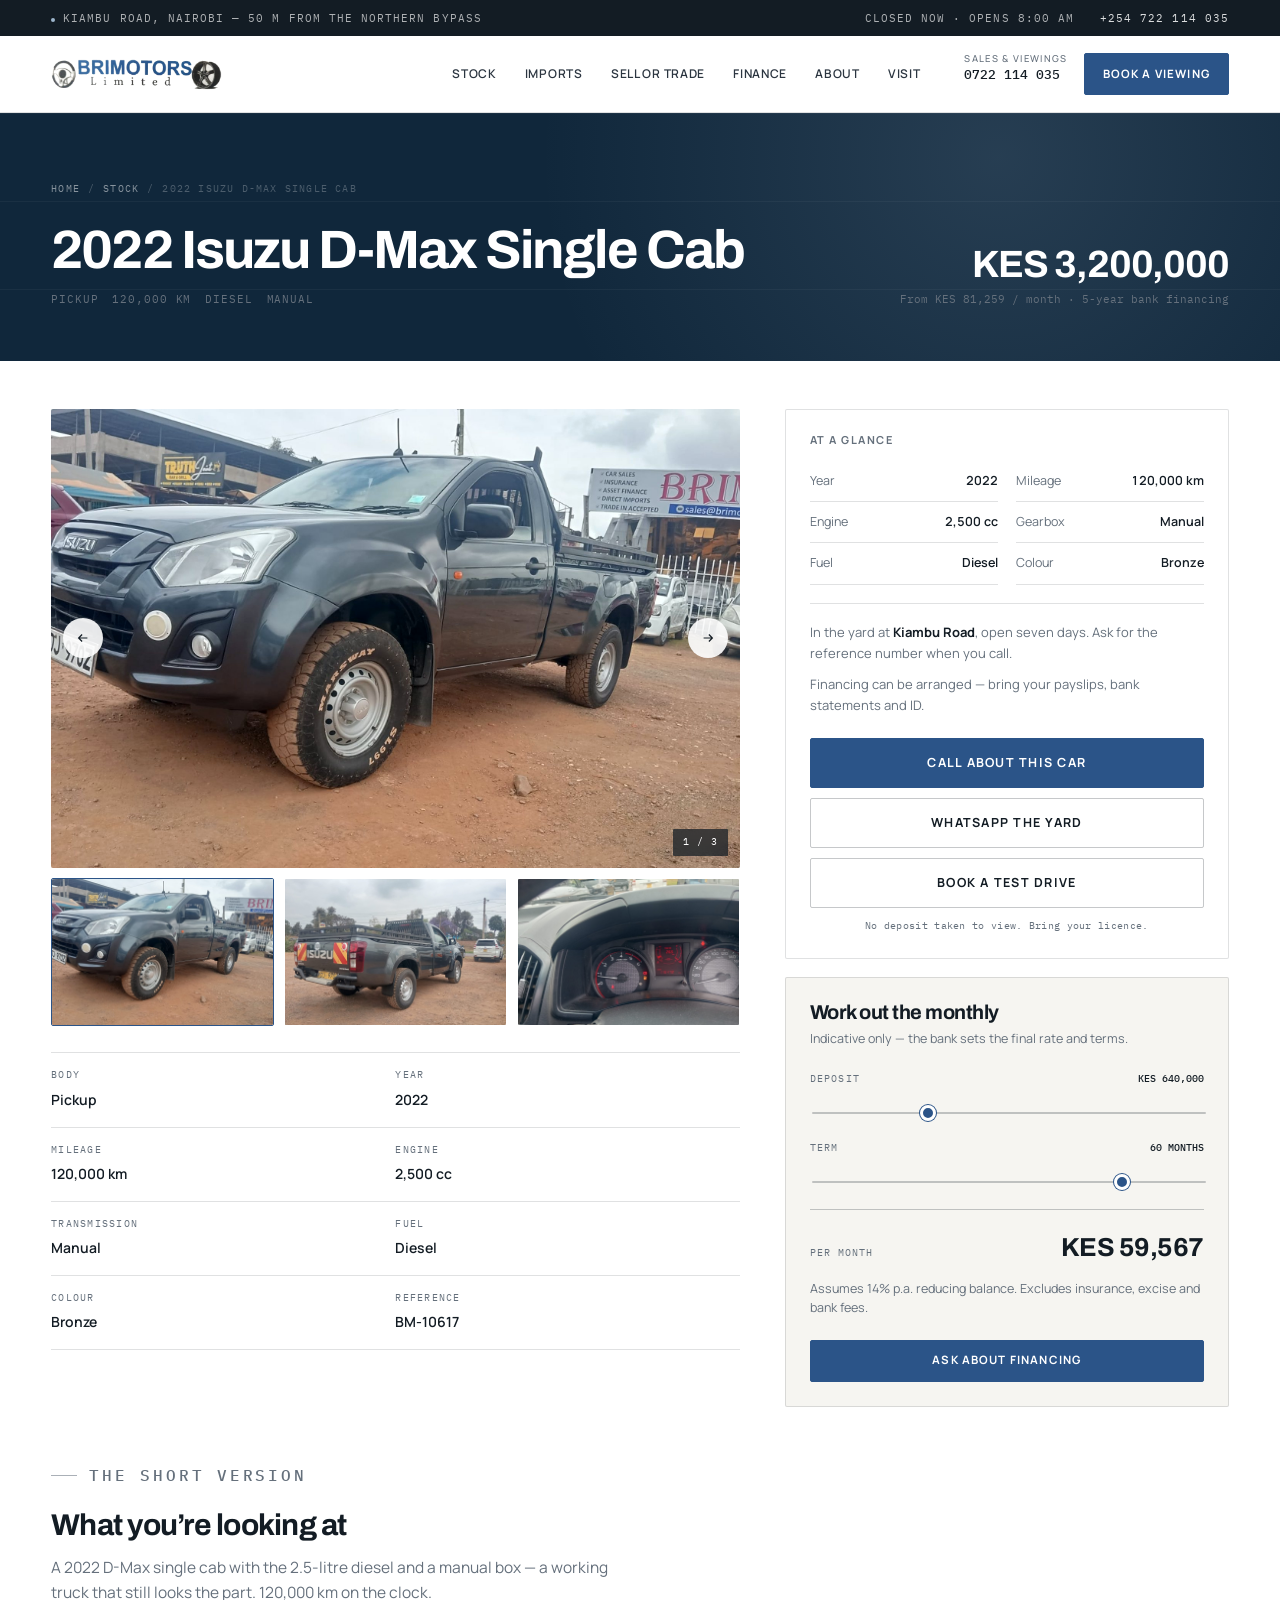
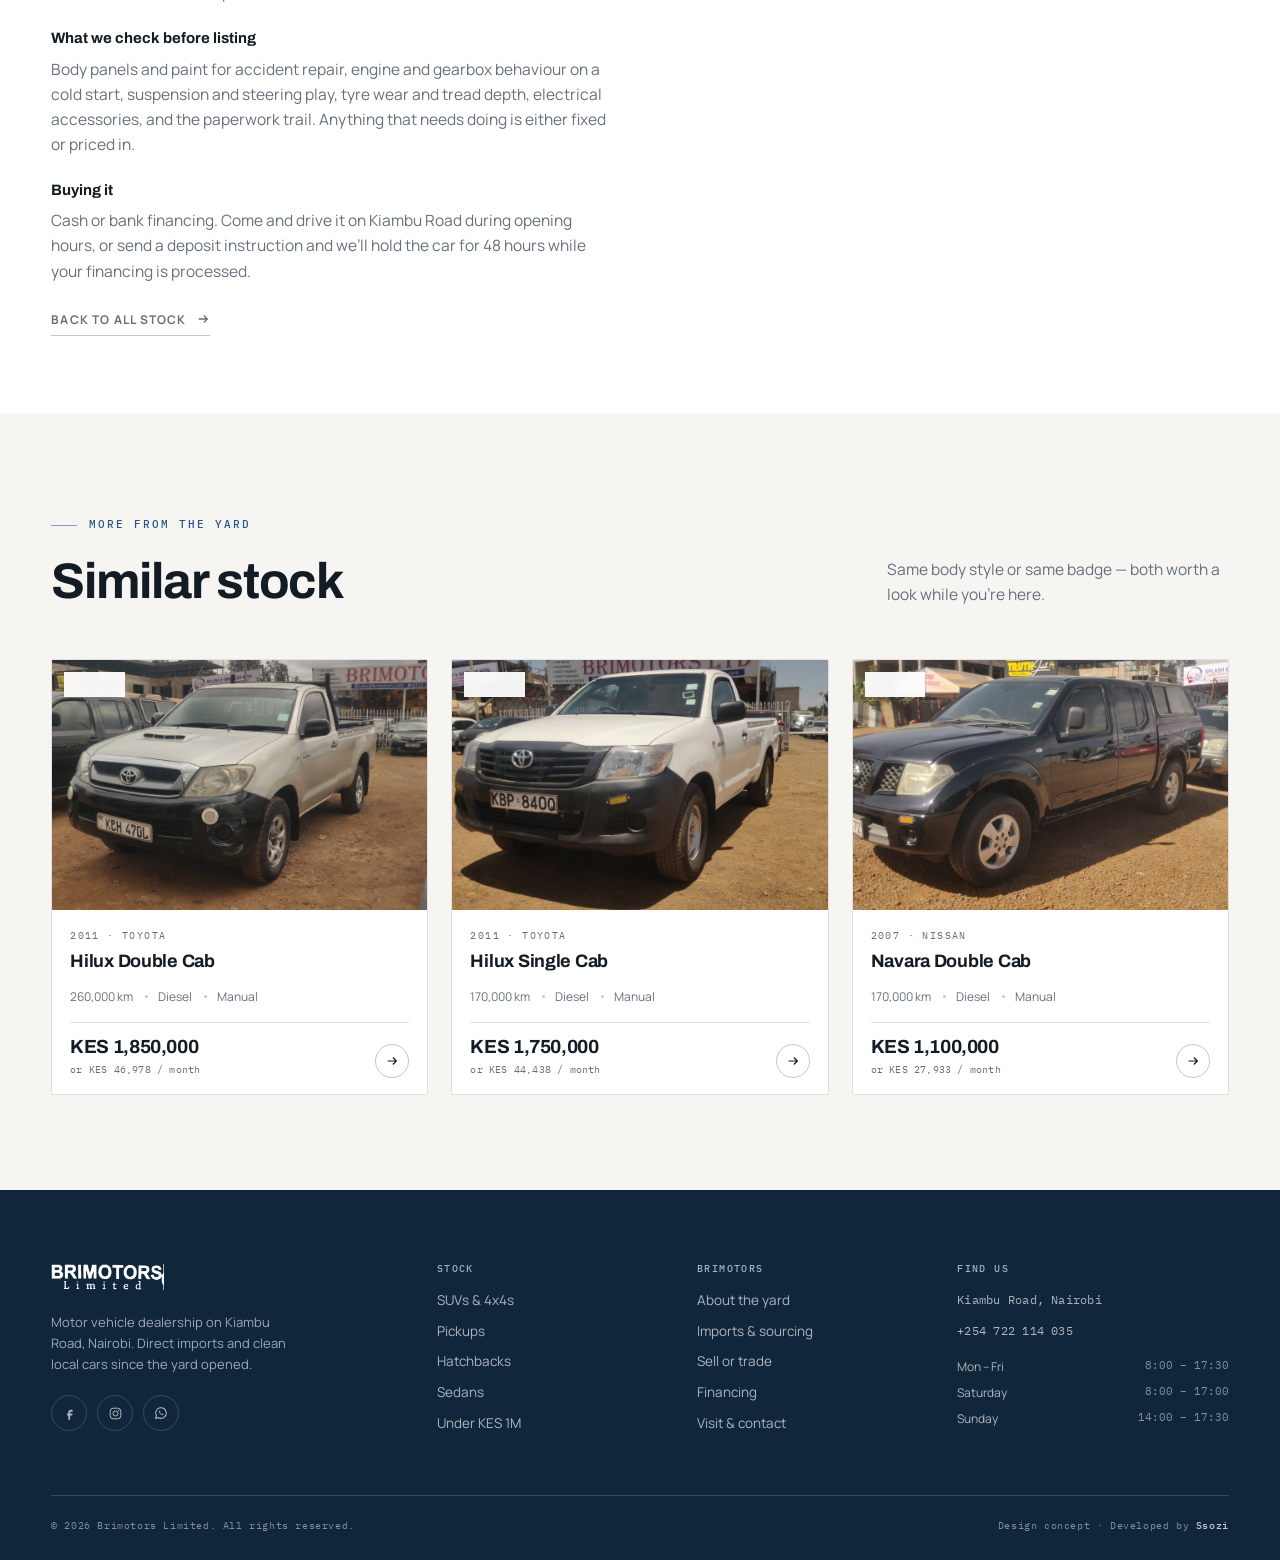
<file: vehicle.html>
<!DOCTYPE html>
<html lang="en-KE">
<head>
<meta charset="utf-8">
<meta name="viewport" content="width=device-width, initial-scale=1">
<title>Vehicle details — Brimotors Limited</title>
<meta name="description" content="Full specification, photos and financing for a vehicle in the Brimotors Limited yard on Kiambu Road, Nairobi.">
<link rel="icon" href="assets/img/favicon.png" type="image/png">
<link rel="preconnect" href="https://fonts.googleapis.com">
<link rel="preconnect" href="https://fonts.gstatic.com" crossorigin>
<link rel="stylesheet" href="assets/css/style.css">
</head>
<body>
<a class="skip-link" href="#main">Skip to content</a>

<div class="topbar">
  <div class="shell topbar__inner">
    <div class="topbar__group topbar__group--left">
      <span><span class="dot"></span>Kiambu Road, Nairobi — 50 m from the Northern Bypass</span>
    </div>
    <div class="topbar__group">
      <span data-open-now>Open today 8:00 am – 5:30 pm</span>
      <a href="tel:+254722114035">+254 722 114 035</a>
    </div>
  </div>
</div>

<header class="site-header">
  <div class="shell site-header__inner">
    <a class="brand" href="index.html">
      <img src="assets/img/logo.png" alt="Brimotors Limited" width="167" height="31">
    </a>
    <nav class="nav" aria-label="Primary">
      <a href="inventory.html">Stock</a>
      <a href="services.html">Imports</a>
      <a href="services.html#trade-in">Sell or trade</a>
      <a href="index.html#finance">Finance</a>
      <a href="about.html">About</a>
      <a href="contact.html">Visit</a>
    </nav>
    <div class="header-actions">
      <p class="header-phone"><span>Sales &amp; viewings</span><a href="tel:+254722114035">0722 114 035</a></p>
      <a class="btn btn--sm" href="contact.html">Book a viewing</a>
    </div>
    <button class="nav-toggle" type="button" aria-label="Open menu" aria-expanded="false" aria-controls="mobile-nav"><span></span></button>
  </div>
</header>

<div class="mobile-nav" id="mobile-nav">
  <div class="shell mobile-nav__inner">
    <a href="inventory.html">Stock <span>17 vehicles</span></a>
    <a href="services.html">Imports <span>Japan · UK · TH · SA</span></a>
    <a href="services.html#trade-in">Sell or trade <span>Cash or trade-in</span></a>
    <a href="index.html#finance">Finance <span>Bank options</span></a>
    <a href="about.html">About <span>Kiambu Road</span></a>
    <a href="contact.html">Visit <span>Directions</span></a>
    <a class="btn" href="tel:+254722114035">Call 0722 114 035</a>
  </div>
</div>

<main id="main" data-vehicle>

  <section class="page-head">
    <div class="shell">
      <nav class="breadcrumb" aria-label="Breadcrumb">
        <a href="index.html">Home</a><span>/</span><a href="inventory.html">Stock</a><span>/</span><span data-v-crumb>Vehicle</span>
      </nav>
      <div class="vehicle__top" style="margin-bottom:0">
        <div>
          <h1 class="vehicle__title" data-v-title>Loading…</h1>
          <div class="vehicle__sub" data-v-sub></div>
        </div>
        <div class="vehicle__price">
          <strong data-v-price></strong>
          <span data-v-monthly></span>
        </div>
      </div>
    </div>
  </section>

  <div class="shell vehicle">
    <div class="vehicle__layout">

      <div>
        <div class="gallery">
          <div class="gallery__main">
            <img data-gallery-main src="assets/img/cars/10568-2015-toyota-land-cruiser-1.jpg" alt="Vehicle photo" width="1500" height="1000">
            <button class="gallery__nav gallery__nav--prev" type="button" data-gallery-prev aria-label="Previous photo">
              <svg width="14" height="14" viewBox="0 0 16 16" fill="none" aria-hidden="true"><path d="M13 8H3M7 4L3 8l4 4" stroke="currentColor" stroke-width="1.4"/></svg>
            </button>
            <button class="gallery__nav gallery__nav--next" type="button" data-gallery-next aria-label="Next photo">
              <svg width="14" height="14" viewBox="0 0 16 16" fill="none" aria-hidden="true"><path d="M3 8h10M9 4l4 4-4 4" stroke="currentColor" stroke-width="1.4"/></svg>
            </button>
            <span class="gallery__count" data-gallery-count>1 / 3</span>
          </div>
          <div class="gallery__thumbs" data-thumbs></div>
        </div>

        <div class="spec-grid" data-v-specs></div>
      </div>

      <div class="vehicle__side">
      <aside class="vehicle__panel">
        <h2>At a glance</h2>
        <dl class="spec-table" style="margin:0" data-v-glance></dl>
        <div style="margin-top:18px;padding-top:18px;border-top:1px solid var(--line);font-size:13px;color:var(--muted)">
          <p style="margin-bottom:10px">In the yard at <strong style="color:var(--ink)">Kiambu Road</strong>, open seven days. Ask for the reference number when you call.</p>
          <p>Financing can be arranged — bring your payslips, bank statements and ID.</p>
        </div>
        <div class="vehicle__actions">
          <a class="btn" data-v-call href="tel:+254722114035">Call about this car</a>
          <a class="btn btn--ghost" data-v-wa href="https://wa.me/254722114035" rel="noopener">WhatsApp the yard</a>
          <a class="btn btn--ghost" href="contact.html">Book a test drive</a>
          <p class="note">No deposit taken to view. Bring your licence.</p>
        </div>
      </aside>

      <aside class="calc">
        <h2>Work out the monthly</h2>
        <p>Indicative only — the bank sets the final rate and terms.</p>

        <div class="calc__field">
          <label for="deposit">Deposit <output data-deposit-out>—</output></label>
          <input id="deposit" type="range" min="0" max="3850000" step="10000" value="1100000" data-deposit>
        </div>

        <div class="calc__field">
          <label for="term">Term <output data-term-out>60 months</output></label>
          <input id="term" type="range" min="12" max="72" step="6" value="60" data-term>
        </div>

        <div class="calc__total">
          <span>Per month</span>
          <strong data-calc-total>—</strong>
        </div>
        <p class="calc__fine">Assumes 14% p.a. reducing balance. Excludes insurance, excise and bank fees.</p>
        <div style="margin-top:18px"><a class="btn btn--sm" style="width:100%" href="contact.html">Ask about financing</a></div>
      </aside>
      </div>
    </div>

    <div class="vehicle__body">
      <div class="prose">
        <p class="eyebrow">The short version</p>
        <h2>What you&rsquo;re looking at</h2>
        <p data-v-copy></p>

        <h3>What we check before listing</h3>
        <p>Body panels and paint for accident repair, engine and gearbox behaviour on a cold start, suspension and steering play, tyre wear and tread depth, electrical accessories, and the paperwork trail. Anything that needs doing is either fixed or priced in.</p>

        <h3>Buying it</h3>
        <p>Cash or bank financing. Come and drive it on Kiambu Road during opening hours, or send a deposit instruction and we&rsquo;ll hold the car for 48 hours while your financing is processed.</p>

        <p style="margin-top:22px"><a class="link-arrow" href="inventory.html">Back to all stock
          <svg width="14" height="14" viewBox="0 0 16 16" fill="none" aria-hidden="true"><path d="M3 8h10M9 4l4 4-4 4" stroke="currentColor" stroke-width="1.5"/></svg>
        </a></p>
      </div>
    </div>
  </div>

  <section class="section section--paper">
    <div class="shell">
      <div class="section-head">
        <div>
          <p class="eyebrow">More from the yard</p>
          <h2>Similar stock</h2>
        </div>
        <p class="lede">Same body style or same badge — both worth a look while you&rsquo;re here.</p>
      </div>
      <div class="stock-grid" data-similar></div>
    </div>
  </section>

</main>

<footer class="site-footer">
  <div class="shell">
    <div class="footer-grid">
      <div class="footer-brand">
        <img src="assets/img/logo-wordmark-white.png" alt="Brimotors Limited" width="190" height="44">
        <p>Motor vehicle dealership on Kiambu Road, Nairobi. Direct imports and clean local cars since the yard opened.</p>
        <div class="footer-socials">
          <a href="https://www.facebook.com/brimotorskenya/" aria-label="Brimotors on Facebook" rel="noopener">
            <svg width="15" height="15" viewBox="0 0 24 24" fill="currentColor" aria-hidden="true"><path d="M14 9h3V6h-3c-2.2 0-4 1.8-4 4v2H8v3h2v7h3v-7h3l1-3h-4v-2c0-.6.4-1 1-1z"/></svg>
          </a>
          <a href="https://www.instagram.com/brimotors.limited/" aria-label="Brimotors on Instagram" rel="noopener">
            <svg width="15" height="15" viewBox="0 0 24 24" fill="none" aria-hidden="true"><rect x="3.5" y="3.5" width="17" height="17" rx="5" stroke="currentColor" stroke-width="1.6"/><circle cx="12" cy="12" r="4" stroke="currentColor" stroke-width="1.6"/><circle cx="17" cy="7" r="1.1" fill="currentColor"/></svg>
          </a>
          <a href="https://wa.me/254722114035" aria-label="Brimotors on WhatsApp" rel="noopener">
            <svg width="16" height="16" viewBox="0 0 24 24" fill="none" aria-hidden="true"><path d="M20 12a8 8 0 01-11.9 7L4 20l1-4.1A8 8 0 1120 12z" stroke="currentColor" stroke-width="1.6"/><path d="M9 9.5c0 3 2.5 5.5 5.5 5.5.6 0 1.2-.5 1.2-1.1l-1.7-1-1 .8c-1-.4-2.3-1.7-2.7-2.7l.8-1-1-1.7c-.6 0-1.1.6-1.1 1.2z" fill="currentColor"/></svg>
          </a>
        </div>
      </div>

      <div class="footer-col">
        <h3>Stock</h3>
        <ul>
          <li><a href="inventory.html?body=SUV">SUVs &amp; 4x4s</a></li>
          <li><a href="inventory.html?body=Pickup">Pickups</a></li>
          <li><a href="inventory.html?body=Hatchback">Hatchbacks</a></li>
          <li><a href="inventory.html?body=Sedan">Sedans</a></li>
          <li><a href="inventory.html?sort=priceAsc">Under KES 1M</a></li>
        </ul>
      </div>

      <div class="footer-col">
        <h3>Brimotors</h3>
        <ul>
          <li><a href="about.html">About the yard</a></li>
          <li><a href="services.html">Imports &amp; sourcing</a></li>
          <li><a href="services.html#trade-in">Sell or trade</a></li>
          <li><a href="index.html#finance">Financing</a></li>
          <li><a href="contact.html">Visit &amp; contact</a></li>
        </ul>
      </div>

      <div class="footer-col footer-col--hours">
        <h3>Find us</h3>
        <p class="mono" style="margin-bottom:12px">Kiambu Road, Nairobi</p>
        <p class="mono" style="margin-bottom:16px"><a href="tel:+254722114035">+254 722 114 035</a></p>
        <div class="hours-line"><span>Mon – Fri</span><span>8:00 – 17:30</span></div>
        <div class="hours-line"><span>Saturday</span><span>8:00 – 17:00</span></div>
        <div class="hours-line"><span>Sunday</span><span>14:00 – 17:30</span></div>
      </div>
    </div>

    <div class="footer-bottom">
      <span>© <span data-year>2026</span> Brimotors Limited. All rights reserved.</span>
      <span>Design concept · Developed by <strong style="color:rgba(255,255,255,.75);font-weight:500">Ssozi</strong></span>
    </div>
  </div>
</footer>

<script src="assets/js/data.js"></script>
<script src="assets/js/site.js"></script>
</body>
</html>
</file>
<file: assets/css/style.css>
/* ==========================================================================
   Brimotors Limited — Kiambu Road, Nairobi
   Design system + page styles
   ========================================================================== */

@import url('https://fonts.googleapis.com/css2?family=Archivo:wght@400;500;600;700;800&family=Manrope:wght@400;500;600;700&family=IBM+Plex+Mono:wght@400;500&display=swap');

:root {
  --ink: #131c24;
  --ink-soft: #2b3540;
  --navy: #2b5488;
  --navy-900: #10273b;
  --navy-800: #1a3a58;
  --navy-700: #234a72;
  --steel: #9db5cc;
  --paper: #f6f5f1;
  --paper-2: #eeede7;
  --white: #ffffff;
  --muted: #65707c;
  --line: rgba(19, 28, 36, 0.13);
  --line-strong: rgba(19, 28, 36, 0.24);
  --line-light: rgba(255, 255, 255, 0.16);

  --font-display: 'Archivo', 'Helvetica Neue', Arial, sans-serif;
  --font-body: 'Manrope', 'Helvetica Neue', Arial, sans-serif;
  --font-mono: 'IBM Plex Mono', 'SFMono-Regular', Menlo, monospace;

  --shell: 1280px;
  --gutter: clamp(20px, 4vw, 56px);
  --radius: 2px;

  --ease: cubic-bezier(0.22, 0.61, 0.36, 1);
}

/* --------------------------------------------------------------- reset --- */
*,
*::before,
*::after { box-sizing: border-box; }

html {
  -webkit-text-size-adjust: 100%;
  scroll-behavior: smooth;
}

body {
  margin: 0;
  background: var(--white);
  color: var(--ink);
  font-family: var(--font-body);
  font-size: 16px;
  line-height: 1.62;
  -webkit-font-smoothing: antialiased;
  text-rendering: optimizeLegibility;
}

img { max-width: 100%; display: block; }
a { color: inherit; text-decoration: none; }
button { font: inherit; color: inherit; }
ul, ol { margin: 0; padding: 0; list-style: none; }

h1, h2, h3, h4, h5 {
  margin: 0;
  font-family: var(--font-display);
  font-weight: 700;
  line-height: 1.03;
  letter-spacing: -0.025em;
  text-wrap: balance;
  hyphens: none;
}

p { margin: 0 0 1em; }
p:last-child { margin-bottom: 0; }

::selection { background: var(--navy); color: #fff; }

:focus-visible {
  outline: 2px solid var(--navy);
  outline-offset: 3px;
}

.skip-link {
  position: absolute;
  left: 16px;
  top: -60px;
  z-index: 200;
  background: var(--navy);
  color: #fff;
  padding: 10px 16px;
  font-size: 13px;
  font-weight: 600;
  border-radius: var(--radius);
  transition: top 0.2s var(--ease);
}
.skip-link:focus { top: 12px; }

/* ------------------------------------------------------------- helpers --- */
.shell {
  width: 100%;
  max-width: var(--shell);
  margin-inline: auto;
  padding-inline: var(--gutter);
}

.section { padding-block: clamp(56px, 7.4vw, 100px); }
.section--tight { padding-block: clamp(48px, 6vw, 76px); }
.section--paper { background: var(--paper); }
.section--navy { background: var(--navy-900); color: var(--white); }

.eyebrow {
  display: inline-flex;
  align-items: center;
  gap: 12px;
  margin: 0 0 22px;
  font-family: var(--font-mono);
  font-size: 11px;
  font-weight: 500;
  letter-spacing: 0.18em;
  text-transform: uppercase;
  color: var(--navy);
}
.eyebrow::before {
  content: '';
  width: 26px;
  height: 1px;
  background: currentColor;
  opacity: 0.55;
}
.section--navy .eyebrow { color: var(--steel); }

.section-head {
  display: flex;
  align-items: flex-end;
  justify-content: space-between;
  gap: 40px;
  margin-bottom: clamp(30px, 4vw, 52px);
}
.section-head h2 {
  font-size: clamp(30px, 4.4vw, 50px);
  max-width: 18ch;
}
.section-head .lede {
  max-width: 38ch;
  color: var(--muted);
  font-size: 15.5px;
}
.section--navy .section-head .lede { color: rgba(255, 255, 255, 0.68); }

.muted { color: var(--muted); }
.mono { font-family: var(--font-mono); }

.tnum { font-variant-numeric: tabular-nums; }

/* ------------------------------------------------------------- buttons --- */
.btn {
  --btn-bg: var(--navy);
  --btn-fg: #fff;
  --btn-bd: var(--navy);
  display: inline-flex;
  align-items: center;
  justify-content: center;
  gap: 10px;
  min-height: 50px;
  padding: 0 26px;
  border: 1px solid var(--btn-bd);
  border-radius: var(--radius);
  background: var(--btn-bg);
  color: var(--btn-fg);
  font-family: var(--font-body);
  font-size: 12.5px;
  font-weight: 700;
  letter-spacing: 0.1em;
  text-transform: uppercase;
  cursor: pointer;
  transition: background 0.25s var(--ease), color 0.25s var(--ease),
    border-color 0.25s var(--ease), transform 0.25s var(--ease);
}
.btn:hover { --btn-bg: var(--navy-700); --btn-bd: var(--navy-700); transform: translateY(-2px); }
.btn:active { transform: translateY(0); }
.btn svg { flex: none; }

.btn--ghost {
  --btn-bg: transparent;
  --btn-fg: var(--ink);
  --btn-bd: var(--line-strong);
}
.btn--ghost:hover { --btn-bg: var(--ink); --btn-fg: #fff; --btn-bd: var(--ink); }

.btn--light {
  --btn-bg: #fff;
  --btn-fg: var(--navy-900);
  --btn-bd: #fff;
}
.btn--light:hover { --btn-bg: var(--steel); --btn-bd: var(--steel); --btn-fg: var(--navy-900); }

.btn--outline-light {
  --btn-bg: transparent;
  --btn-fg: #fff;
  --btn-bd: rgba(255, 255, 255, 0.4);
}
.btn--outline-light:hover { --btn-bg: #fff; --btn-fg: var(--navy-900); --btn-bd: #fff; }

.btn--sm { min-height: 42px; padding: 0 18px; font-size: 11.5px; }

.link-arrow {
  display: inline-flex;
  align-items: center;
  gap: 9px;
  font-size: 12px;
  font-weight: 700;
  letter-spacing: 0.1em;
  text-transform: uppercase;
  padding-bottom: 6px;
  border-bottom: 1px solid var(--line-strong);
  transition: gap 0.25s var(--ease), border-color 0.25s var(--ease), color 0.25s var(--ease);
}
.link-arrow:hover { gap: 16px; color: var(--navy); border-color: var(--navy); }
.section--navy .link-arrow { border-color: var(--line-light); }
.section--navy .link-arrow:hover { color: var(--steel); border-color: var(--steel); }

/* --------------------------------------------------------------- topbar --- */
.topbar {
  background: var(--ink);
  color: rgba(255, 255, 255, 0.66);
  font-family: var(--font-mono);
  font-size: 10.5px;
  letter-spacing: 0.1em;
  text-transform: uppercase;
}
.topbar__inner {
  display: flex;
  align-items: center;
  justify-content: space-between;
  gap: 24px;
  min-height: 36px;
}
.topbar__group { display: flex; align-items: center; gap: 26px; }
.topbar a { color: rgba(255, 255, 255, 0.85); transition: color 0.2s; }
.topbar a:hover { color: #fff; }
.topbar .dot {
  width: 4px; height: 4px; border-radius: 50%;
  background: var(--steel); display: inline-block; margin-right: 8px;
}

/* --------------------------------------------------------------- header --- */
.site-header {
  position: sticky;
  top: 0;
  z-index: 900;
  background: rgba(255, 255, 255, 0.96);
  backdrop-filter: saturate(180%) blur(6px);
  border-bottom: 1px solid var(--line);
  transition: box-shadow 0.3s var(--ease), background 0.3s var(--ease);
}
.site-header.is-stuck { box-shadow: 0 10px 30px -22px rgba(19, 28, 36, 0.5); }
.site-header__inner {
  display: flex;
  align-items: center;
  gap: 32px;
  min-height: 76px;
}
.brand { display: flex; align-items: center; gap: 12px; flex: none; }
.brand img { height: 31px; width: auto; }
.brand__fallback {
  font-family: var(--font-display);
  font-weight: 800;
  font-size: 20px;
  letter-spacing: -0.02em;
  color: var(--navy);
}

.nav {
  display: flex;
  align-items: center;
  gap: 4px;
  margin-left: auto;
}
.nav a {
  position: relative;
  padding: 10px 12px;
  font-size: 12px;
  font-weight: 600;
  letter-spacing: 0.06em;
  text-transform: uppercase;
  color: var(--ink-soft);
  transition: color 0.2s var(--ease);
}
.nav a::after {
  content: '';
  position: absolute;
  left: 12px;
  right: 12px;
  bottom: 4px;
  height: 1px;
  background: var(--navy);
  transform: scaleX(0);
  transform-origin: left;
  transition: transform 0.3s var(--ease);
}
.nav a:hover { color: var(--navy); }
.nav a:hover::after,
.nav a[aria-current='page']::after { transform: scaleX(1); }
.nav a[aria-current='page'] { color: var(--navy); }

.header-actions { display: flex; align-items: center; gap: 16px; flex: none; }
.header-phone {
  display: flex;
  flex-direction: column;
  line-height: 1.2;
  font-family: var(--font-mono);
  font-size: 13px;
  font-weight: 500;
}
.header-phone span {
  font-family: var(--font-body);
  font-size: 9.5px;
  letter-spacing: 0.14em;
  text-transform: uppercase;
  color: var(--muted);
  margin-bottom: 3px;
}
.header-phone a:hover { color: var(--navy); }

.nav-toggle {
  display: none;
  width: 44px;
  height: 44px;
  padding: 0;
  border: 1px solid var(--line-strong);
  border-radius: var(--radius);
  background: transparent;
  cursor: pointer;
  position: relative;
}
.nav-toggle span,
.nav-toggle span::before,
.nav-toggle span::after {
  position: absolute;
  left: 12px;
  width: 18px;
  height: 1.5px;
  background: var(--ink);
  transition: transform 0.25s var(--ease), opacity 0.2s;
}
.nav-toggle span { top: 21px; }
.nav-toggle span::before { content: ''; left: 0; top: -6px; }
.nav-toggle span::after { content: ''; left: 0; top: 6px; }
.nav-toggle[aria-expanded='true'] span { background: transparent; }
.nav-toggle[aria-expanded='true'] span::before { transform: translateY(6px) rotate(45deg); background: var(--ink); }
.nav-toggle[aria-expanded='true'] span::after { transform: translateY(-6px) rotate(-45deg); background: var(--ink); }

.mobile-nav {
  display: none;
  border-bottom: 1px solid var(--line);
  background: #fff;
}
.mobile-nav.is-open { display: block; }
.mobile-nav__inner { padding: 12px 0 24px; }
.mobile-nav a {
  display: flex;
  align-items: center;
  justify-content: space-between;
  padding: 15px 0;
  border-bottom: 1px solid var(--line);
  font-size: 13px;
  font-weight: 600;
  letter-spacing: 0.08em;
  text-transform: uppercase;
}
.mobile-nav a span { color: var(--muted); font-family: var(--font-mono); font-size: 11px; }
.mobile-nav .btn { width: 100%; margin-top: 22px; }

/* ----------------------------------------------------------------- hero --- */
.hero {
  position: relative;
  background: var(--navy-900);
  color: #fff;
  overflow: hidden;
}
.hero__bg {
  position: absolute;
  inset: 0;
}
.hero__bg img {
  width: 100%;
  height: 100%;
  object-fit: cover;
  object-position: 58% 38%;
}
.hero__bg::after {
  content: '';
  position: absolute;
  inset: 0;
  background:
    linear-gradient(90deg, var(--navy-900) 0%, rgba(16, 39, 59, 0.95) 28%, rgba(16, 39, 59, 0.7) 46%, rgba(16, 39, 59, 0.18) 66%, rgba(16, 39, 59, 0.28) 100%),
    linear-gradient(0deg, rgba(16, 39, 59, 0.9) 0%, rgba(16, 39, 59, 0.1) 45%, rgba(16, 39, 59, 0.15) 100%);
}
.hero__inner {
  position: relative;
  z-index: 2;
  display: flex;
  align-items: center;
  min-height: clamp(520px, 70vh, 640px);
  padding-block: clamp(40px, 5vw, 72px) clamp(88px, 8vw, 112px);
}
.hero__panel {
  position: relative;
  max-width: 640px;
  padding-right: 24px;
}
.hero__panel::before {
  content: '';
  position: absolute;
  inset: -100px 0 -100px -100vw;
  background-image: linear-gradient(rgba(255, 255, 255, 0.055) 1px, transparent 1px);
  background-size: 100% 96px;
  pointer-events: none;
  z-index: -1;
}
.hero .eyebrow { color: var(--steel); }
.hero h1 {
  font-size: clamp(38px, 4.8vw, 64px);
  line-height: 0.98;
  letter-spacing: -0.035em;
  max-width: 13ch;
  margin-bottom: 24px;
}
.hero h1 em {
  font-style: normal;
  color: var(--steel);
}
.hero__lede {
  max-width: 42ch;
  color: rgba(255, 255, 255, 0.72);
  font-size: clamp(15px, 1.15vw, 17px);
  margin-bottom: 34px;
}
.hero__cta { display: flex; flex-wrap: wrap; gap: 12px; margin-bottom: 44px; }

.hero__facts {
  display: grid;
  grid-template-columns: repeat(3, minmax(0, 1fr));
  gap: 18px;
  border-top: 1px solid var(--line-light);
  padding-top: 24px;
  max-width: 470px;
}
.hero__facts .fact__num {
  font-family: var(--font-display);
  font-size: clamp(20px, 2vw, 27px);
  font-weight: 700;
  letter-spacing: -0.02em;
  font-variant-numeric: tabular-nums;
}
.hero__facts .fact__label {
  font-family: var(--font-mono);
  font-size: 9.5px;
  letter-spacing: 0.13em;
  text-transform: uppercase;
  color: rgba(255, 255, 255, 0.55);
  margin-top: 5px;
  line-height: 1.4;
}

.hero__plate {
  position: absolute;
  z-index: 3;
  right: var(--gutter);
  bottom: 0;
  width: min(330px, 82%);
  background: rgba(255, 255, 255, 0.96);
  color: var(--ink);
  padding: 18px 20px 16px;
  border-radius: var(--radius);
  box-shadow: 0 24px 60px -30px rgba(0, 0, 0, 0.7);
  transition: transform 0.3s var(--ease);
}
.hero__plate:hover { transform: translateY(-3px); }
.hero__plate .plate__label {
  font-family: var(--font-mono);
  font-size: 9.5px;
  letter-spacing: 0.15em;
  text-transform: uppercase;
  color: var(--navy);
  display: flex;
  justify-content: space-between;
  margin-bottom: 12px;
}
.hero__plate .plate__title {
  font-family: var(--font-display);
  font-size: 17px;
  font-weight: 700;
  letter-spacing: -0.01em;
  line-height: 1.25;
}
.hero__plate .plate__meta {
  display: flex;
  flex-direction: column;
  align-items: flex-start;
  gap: 5px;
  margin-top: 12px;
  padding-top: 11px;
  border-top: 1px solid var(--line);
  font-family: var(--font-mono);
  font-size: 10.5px;
  letter-spacing: 0.02em;
  color: var(--muted);
}
.hero__plate .plate__price {
  font-family: var(--font-display);
  font-size: 16px;
  font-weight: 700;
  color: var(--ink);
  font-variant-numeric: tabular-nums;
}

/* marquee */
.marquee {
  border-top: 1px solid var(--line-light);
  background: var(--navy-900);
  overflow: hidden;
}
.marquee__track {
  display: flex;
  width: max-content;
  animation: marquee 46s linear infinite;
}
.marquee:hover .marquee__track { animation-play-state: paused; }
.marquee__group {
  display: flex;
  align-items: center;
  gap: 44px;
  padding: 15px 22px;
}
.marquee span {
  font-family: var(--font-mono);
  font-size: 10.5px;
  letter-spacing: 0.16em;
  text-transform: uppercase;
  color: rgba(255, 255, 255, 0.5);
  white-space: nowrap;
}
.marquee i {
  width: 4px; height: 4px; border-radius: 50%;
  background: var(--navy); display: block;
}
@keyframes marquee {
  from { transform: translateX(0); }
  to { transform: translateX(-50%); }
}

/* ---------------------------------------------------------------- intro --- */
.intro__grid {
  display: grid;
  grid-template-columns: minmax(0, 0.9fr) minmax(0, 1.1fr);
  gap: clamp(32px, 5vw, 80px);
  align-items: start;
}
.intro h2 {
  font-size: clamp(30px, 3.6vw, 44px);
  max-width: 16ch;
}
.intro__body { color: var(--muted); font-size: 16.5px; max-width: 54ch; }
.intro__body p + p { margin-top: 1.1em; }

.trust-row {
  display: grid;
  grid-template-columns: repeat(4, minmax(0, 1fr));
  border-top: 1px solid var(--line);
  margin-top: clamp(40px, 5vw, 64px);
}
.trust {
  padding: 26px 26px 6px 0;
  border-right: 1px solid var(--line);
}
.trust:last-child { border-right: 0; }
.trust svg { color: var(--navy); margin-bottom: 14px; }
.trust h3 {
  font-size: 14px;
  font-weight: 700;
  letter-spacing: 0.01em;
  margin-bottom: 6px;
}
.trust p { font-size: 13.5px; color: var(--muted); line-height: 1.55; }

/* ---------------------------------------------------------------- stock --- */
.stock-grid {
  display: grid;
  grid-template-columns: repeat(3, minmax(0, 1fr));
  gap: clamp(16px, 1.8vw, 24px);
}

.car-card__media img,
.gallery__main img {
  filter: saturate(1.04) contrast(1.02);
}
.stock-grid--four { grid-template-columns: repeat(2, minmax(0, 1fr)); }

.car-card {
  position: relative;
  display: flex;
  flex-direction: column;
  background: #fff;
  border: 1px solid var(--line);
  border-radius: var(--radius);
  overflow: hidden;
  transition: border-color 0.3s var(--ease), box-shadow 0.3s var(--ease),
    transform 0.3s var(--ease);
}
.car-card:hover {
  border-color: var(--line-strong);
  box-shadow: 0 26px 50px -34px rgba(19, 28, 36, 0.45);
  transform: translateY(-3px);
}
.car-card__media {
  position: relative;
  aspect-ratio: 3 / 2;
  overflow: hidden;
  background: var(--paper-2);
}
.car-card__media img {
  width: 100%;
  height: 100%;
  object-fit: cover;
  transition: transform 0.7s var(--ease);
}
.car-card:hover .car-card__media img { transform: scale(1.045); }
.car-card__tag {
  position: absolute;
  top: 12px;
  left: 12px;
  display: inline-flex;
  align-items: center;
  gap: 6px;
  padding: 5px 9px;
  background: rgba(255, 255, 255, 0.94);
  border-radius: 1px;
  font-family: var(--font-mono);
  font-size: 9.5px;
  letter-spacing: 0.12em;
  text-transform: uppercase;
  color: var(--ink);
  backdrop-filter: blur(4px);
}
.car-card__tag--navy { background: var(--navy); color: #fff; }
.car-card__body {
  display: flex;
  flex-direction: column;
  flex: 1;
  padding: 18px 18px 16px;
}
.car-card__year {
  font-family: var(--font-mono);
  font-size: 10px;
  letter-spacing: 0.14em;
  text-transform: uppercase;
  color: var(--muted);
  margin-bottom: 7px;
}
.car-card__title {
  font-family: var(--font-display);
  font-size: 18px;
  font-weight: 700;
  letter-spacing: -0.015em;
  line-height: 1.2;
  margin-bottom: 14px;
}
.car-card__specs {
  display: flex;
  flex-wrap: wrap;
  gap: 5px 12px;
  margin-bottom: 16px;
  font-size: 12px;
  color: var(--muted);
}
.car-card__specs li { display: inline-flex; align-items: center; gap: 6px; }
.car-card__specs li + li::before {
  content: '';
  width: 3px; height: 3px; border-radius: 50%;
  background: var(--line-strong);
  margin-right: 4px;
}
.car-card__foot {
  margin-top: auto;
  display: flex;
  align-items: flex-end;
  justify-content: space-between;
  gap: 12px;
  padding-top: 14px;
  border-top: 1px solid var(--line);
}
.car-card__price {
  font-family: var(--font-display);
  font-size: 19px;
  font-weight: 700;
  letter-spacing: -0.02em;
  font-variant-numeric: tabular-nums;
  line-height: 1.1;
}
.car-card__month {
  font-family: var(--font-mono);
  font-size: 10px;
  color: var(--muted);
  margin-top: 4px;
  letter-spacing: 0.02em;
}
.car-card__cta {
  display: inline-flex;
  align-items: center;
  justify-content: center;
  width: 34px;
  height: 34px;
  border: 1px solid var(--line-strong);
  border-radius: 50%;
  color: var(--ink);
  transition: background 0.25s, color 0.25s, border-color 0.25s;
  flex: none;
}
.car-card:hover .car-card__cta {
  background: var(--navy);
  border-color: var(--navy);
  color: #fff;
}

/* ---------------------------------------------------------------- steps --- */
.steps {
  display: grid;
  grid-template-columns: repeat(3, minmax(0, 1fr));
  gap: 0;
  border-top: 1px solid var(--line);
}
.step {
  padding: clamp(24px, 3vw, 38px) clamp(20px, 2.6vw, 34px) clamp(20px, 2.4vw, 30px) 0;
  border-right: 1px solid var(--line);
  position: relative;
}
.step:last-child { border-right: 0; padding-right: 0; }
.step__num {
  font-family: var(--font-mono);
  font-size: 11px;
  letter-spacing: 0.16em;
  color: var(--navy);
  display: block;
  margin-bottom: 34px;
}
.step h3 {
  font-size: clamp(19px, 1.7vw, 23px);
  margin-bottom: 12px;
  max-width: 16ch;
}
.step p { font-size: 14px; color: var(--muted); max-width: 34ch; }

.method__aside {
  display: grid;
  grid-template-columns: minmax(0, 1fr) minmax(0, 1.15fr);
  gap: clamp(30px, 5vw, 70px);
  align-items: center;
}
.method__image { position: relative; }
.method__image img {
  width: 100%;
  aspect-ratio: 4 / 3;
  object-fit: cover;
  border-radius: var(--radius);
}
.method__caption {
  display: flex;
  justify-content: space-between;
  gap: 14px;
  padding-top: 12px;
  font-family: var(--font-mono);
  font-size: 10px;
  letter-spacing: 0.1em;
  text-transform: uppercase;
  color: var(--muted);
}

/* ------------------------------------------------------------- finance --- */
.finance {
  display: grid;
  grid-template-columns: minmax(0, 1fr) minmax(0, 1fr);
  gap: clamp(30px, 5vw, 72px);
  align-items: center;
}
.finance__cards {
  display: grid;
  grid-template-columns: repeat(2, minmax(0, 1fr));
  gap: 14px;
}
.finance__card {
  background: rgba(255, 255, 255, 0.04);
  border: 1px solid var(--line-light);
  border-radius: var(--radius);
  padding: 22px 20px;
}
.finance__card span {
  display: block;
  font-family: var(--font-mono);
  font-size: 9.5px;
  letter-spacing: 0.14em;
  text-transform: uppercase;
  color: var(--steel);
  margin-bottom: 12px;
}
.finance__card strong {
  display: block;
  font-family: var(--font-display);
  font-size: clamp(22px, 2.2vw, 29px);
  font-weight: 700;
  letter-spacing: -0.02em;
  font-variant-numeric: tabular-nums;
  line-height: 1.1;
}
.finance__card small {
  display: block;
  margin-top: 7px;
  font-size: 12px;
  color: rgba(255, 255, 255, 0.5);
  line-height: 1.45;
}
.finance__note {
  grid-column: 1 / -1;
  font-size: 11.5px;
  color: rgba(255, 255, 255, 0.45);
  line-height: 1.55;
  margin: 0;
}

/* ------------------------------------------------------------- trade-in --- */
.trade {
  background: var(--ink);
  color: #fff;
  overflow: hidden;
}
.trade__grid {
  display: grid;
  grid-template-columns: minmax(0, 1.1fr) minmax(0, 0.9fr);
  gap: clamp(28px, 5vw, 72px);
  align-items: center;
}
.trade h2 { font-size: clamp(30px, 3.8vw, 48px); max-width: 15ch; margin-bottom: 18px; }
.trade p { color: rgba(255, 255, 255, 0.68); max-width: 46ch; }
.trade__list {
  display: grid;
  gap: 0;
  margin-top: 28px;
}
.trade__list li {
  display: flex;
  align-items: center;
  gap: 12px;
  padding: 14px 0;
  border-top: 1px solid rgba(255, 255, 255, 0.14);
  font-size: 13.5px;
  color: rgba(255, 255, 255, 0.88);
}
.trade__list svg { color: var(--steel); flex: none; }
.trade__panel {
  border: 1px solid rgba(255, 255, 255, 0.2);
  background: rgba(255, 255, 255, 0.03);
  padding: clamp(24px, 3vw, 34px);
  border-radius: var(--radius);
}
.trade__panel h3 {
  font-size: 17px;
  letter-spacing: 0;
  margin-bottom: 6px;
}
.trade__panel p { font-size: 13px; margin-bottom: 22px; }
.trade__panel .btn { width: 100%; }

/* ----------------------------------------------------------------- visit --- */
.visit__grid {
  display: grid;
  grid-template-columns: minmax(0, 0.95fr) minmax(0, 1.05fr);
  gap: clamp(32px, 5vw, 64px);
  align-items: start;
}
.hours {
  margin-top: 28px;
  border-top: 1px solid var(--line);
}
.hours li {
  display: flex;
  justify-content: space-between;
  gap: 16px;
  padding: 12px 0;
  border-bottom: 1px solid var(--line);
  font-size: 14px;
}
.hours li span:first-child { font-weight: 600; }
.hours li span:last-child { font-family: var(--font-mono); font-size: 12.5px; color: var(--muted); }
.hours li.is-today { color: var(--navy); }
.hours li.is-today span:last-child { color: var(--navy); font-weight: 500; }
.hours li.is-today span:first-child::before {
  content: '· ';
  color: var(--navy);
}

.visit__map {
  border: 1px solid var(--line);
  border-radius: var(--radius);
  overflow: hidden;
  background: var(--paper-2);
}
.visit__map iframe {
  width: 100%;
  height: 100%;
  min-height: 380px;
  border: 0;
  display: block;
}
.visit__address {
  display: flex;
  gap: 14px;
  padding: 18px;
  border-top: 1px solid var(--line);
  background: #fff;
  font-size: 13.5px;
}
.visit__address svg { color: var(--navy); flex: none; margin-top: 2px; }
.visit__address strong { display: block; font-size: 13.5px; }
.visit__address span { color: var(--muted); }

/* ---------------------------------------------------------------- page --- */
.page-head {
  position: relative;
  background: var(--navy-900);
  color: #fff;
  padding: clamp(38px, 5.4vw, 68px) 0 clamp(34px, 4.2vw, 52px);
  overflow: hidden;
}
.page-head::after {
  content: '';
  position: absolute;
  inset: 0;
  background-image: radial-gradient(circle at 78% 18%, rgba(157, 181, 204, 0.16), transparent 45%),
    linear-gradient(rgba(255, 255, 255, 0.045) 1px, transparent 1px);
  background-size: auto, 100% 88px;
  pointer-events: none;
}
.page-head .shell { position: relative; z-index: 1; }
.page-head h1 {
  font-size: clamp(34px, 4.4vw, 54px);
  letter-spacing: -0.035em;
  max-width: 24ch;
}
.page-head p {
  margin-top: 16px;
  max-width: 56ch;
  color: rgba(255, 255, 255, 0.68);
  font-size: 15.5px;
}
.breadcrumb {
  display: flex;
  flex-wrap: wrap;
  align-items: center;
  gap: 8px;
  font-family: var(--font-mono);
  font-size: 10px;
  letter-spacing: 0.12em;
  text-transform: uppercase;
  color: rgba(255, 255, 255, 0.5);
  margin-bottom: 26px;
}
.breadcrumb a:hover { color: #fff; }
.breadcrumb span { opacity: 0.5; }

/* ------------------------------------------------------------- listing --- */
.listing {
  display: grid;
  grid-template-columns: 264px minmax(0, 1fr);
  gap: clamp(24px, 4vw, 48px);
  align-items: start;
  padding-block: clamp(38px, 5vw, 64px);
}
.filters {
  position: sticky;
  top: 100px;
  border: 1px solid var(--line);
  border-radius: var(--radius);
  padding: 22px 20px;
  background: #fff;
}
.filters__head {
  display: flex;
  align-items: baseline;
  justify-content: space-between;
  padding-bottom: 14px;
  border-bottom: 1px solid var(--line);
  margin-bottom: 18px;
}
.filters__head h2 {
  font-size: 14px;
  letter-spacing: 0.08em;
  text-transform: uppercase;
  font-family: var(--font-body);
  font-weight: 700;
}
.filters__head button {
  border: 0;
  background: none;
  padding: 0;
  font-family: var(--font-mono);
  font-size: 10px;
  letter-spacing: 0.1em;
  text-transform: uppercase;
  color: var(--navy);
  cursor: pointer;
}
.filters__head button:hover { text-decoration: underline; }

.filter-group { padding: 14px 0; border-bottom: 1px solid var(--line); }
.filter-group:last-of-type { border-bottom: 0; }
.filter-group > h3 {
  font-family: var(--font-mono);
  font-size: 9.5px;
  font-weight: 500;
  letter-spacing: 0.15em;
  text-transform: uppercase;
  color: var(--muted);
  margin-bottom: 12px;
}
.chips { display: flex; flex-wrap: wrap; gap: 6px; }
.chip {
  display: inline-flex;
  align-items: center;
  gap: 7px;
  padding: 7px 11px;
  border: 1px solid var(--line-strong);
  border-radius: 1px;
  background: transparent;
  font-size: 11.5px;
  font-weight: 600;
  cursor: pointer;
  transition: background 0.2s, color 0.2s, border-color 0.2s;
}
.chip:hover { border-color: var(--ink); }
.chip[aria-pressed='true'] {
  background: var(--ink);
  border-color: var(--ink);
  color: #fff;
}
.chip small { font-family: var(--font-mono); font-size: 9px; opacity: 0.6; }

.range-row { display: flex; align-items: baseline; justify-content: space-between; margin-bottom: 10px; }
.range-row output {
  font-family: var(--font-mono);
  font-size: 11.5px;
  font-weight: 500;
  color: var(--ink);
}
input[type='range'] {
  -webkit-appearance: none;
  appearance: none;
  width: 100%;
  height: 2px;
  background: var(--line-strong);
  border-radius: 2px;
  outline-offset: 6px;
}
input[type='range']::-webkit-slider-thumb {
  -webkit-appearance: none;
  appearance: none;
  width: 16px; height: 16px;
  border-radius: 50%;
  background: var(--navy);
  border: 3px solid #fff;
  box-shadow: 0 0 0 1px var(--navy);
  cursor: pointer;
}
input[type='range']::-moz-range-thumb {
  width: 16px; height: 16px;
  border: 3px solid #fff;
  border-radius: 50%;
  background: var(--navy);
  box-shadow: 0 0 0 1px var(--navy);
  cursor: pointer;
}

.listing__toolbar {
  display: flex;
  align-items: center;
  justify-content: space-between;
  gap: 16px;
  flex-wrap: wrap;
  margin-bottom: 22px;
}
.listing__count { font-size: 13.5px; color: var(--muted); }
.listing__count strong { color: var(--ink); font-variant-numeric: tabular-nums; }
.listing__tools { display: flex; gap: 10px; align-items: center; flex-wrap: wrap; }
.search-field {
  position: relative;
  display: flex;
  align-items: center;
}
.search-field svg {
  position: absolute;
  left: 12px;
  color: var(--muted);
  pointer-events: none;
}
.search-field input {
  width: 210px;
  height: 42px;
  padding: 0 12px 0 36px;
  border: 1px solid var(--line-strong);
  border-radius: var(--radius);
  background: #fff;
  font-family: var(--font-body);
  font-size: 13px;
  color: var(--ink);
}
.search-field input::placeholder { color: var(--muted); }
.search-field input:focus { outline: 2px solid var(--navy); outline-offset: 0; border-color: var(--navy); }

.select {
  position: relative;
}
.select select {
  appearance: none;
  height: 42px;
  padding: 0 34px 0 12px;
  border: 1px solid var(--line-strong);
  border-radius: var(--radius);
  background: #fff;
  font-family: var(--font-body);
  font-size: 12.5px;
  font-weight: 600;
  color: var(--ink);
  cursor: pointer;
}
.select::after {
  content: '';
  position: absolute;
  right: 13px;
  top: 17px;
  width: 6px; height: 6px;
  border-right: 1.5px solid var(--ink);
  border-bottom: 1.5px solid var(--ink);
  transform: rotate(45deg);
  pointer-events: none;
}

.results-grid {
  display: grid;
  grid-template-columns: repeat(3, minmax(0, 1fr));
  gap: clamp(14px, 1.6vw, 20px);
}
.empty-state {
  border: 1px dashed var(--line-strong);
  border-radius: var(--radius);
  padding: 56px 28px;
  text-align: center;
  grid-column: 1 / -1;
}
.empty-state h3 { font-size: 22px; margin-bottom: 8px; }
.empty-state p { color: var(--muted); font-size: 14px; margin-bottom: 20px; }

/* ---------------------------------------------------------------- detail --- */
.vehicle {
  padding-block: clamp(28px, 4vw, 48px) clamp(50px, 6vw, 84px);
}
.vehicle__top {
  display: flex;
  align-items: flex-end;
  justify-content: space-between;
  gap: 28px;
  flex-wrap: wrap;
  margin-bottom: 28px;
}
.vehicle__title {
  font-size: clamp(28px, 3.6vw, 44px);
  max-width: 22ch;
}
.vehicle__sub {
  display: flex;
  flex-wrap: wrap;
  gap: 6px 14px;
  margin-top: 12px;
  font-family: var(--font-mono);
  font-size: 11px;
  letter-spacing: 0.08em;
  text-transform: uppercase;
  color: var(--muted);
}
.vehicle__price { text-align: right; }
.vehicle__price strong {
  display: block;
  font-family: var(--font-display);
  font-size: clamp(26px, 3vw, 38px);
  font-weight: 700;
  letter-spacing: -0.03em;
  font-variant-numeric: tabular-nums;
  line-height: 1.05;
}
.vehicle__price span {
  display: block;
  margin-top: 6px;
  font-family: var(--font-mono);
  font-size: 11px;
  color: var(--muted);
}

.vehicle__layout {
  display: grid;
  grid-template-columns: minmax(0, 1.55fr) minmax(0, 1fr);
  gap: clamp(24px, 3.5vw, 46px);
  align-items: start;
}

.gallery { position: relative; }
.gallery__main {
  position: relative;
  aspect-ratio: 3 / 2;
  background: var(--paper-2);
  border-radius: var(--radius);
  overflow: hidden;
}
.gallery__main img {
  width: 100%; height: 100%;
  object-fit: cover;
  transition: opacity 0.25s var(--ease);
}
.gallery__count {
  position: absolute;
  right: 12px;
  bottom: 12px;
  padding: 5px 10px;
  background: rgba(19, 28, 36, 0.72);
  color: #fff;
  font-family: var(--font-mono);
  font-size: 10px;
  letter-spacing: 0.1em;
  border-radius: 1px;
  backdrop-filter: blur(4px);
}
.gallery__nav {
  position: absolute;
  top: 50%;
  transform: translateY(-50%);
  width: 40px; height: 40px;
  display: grid;
  place-items: center;
  border: 0;
  border-radius: 50%;
  background: rgba(255, 255, 255, 0.9);
  color: var(--ink);
  cursor: pointer;
  transition: background 0.2s, color 0.2s;
}
.gallery__nav:hover { background: var(--navy); color: #fff; }
.gallery__nav--prev { left: 12px; }
.gallery__nav--next { right: 12px; }
.gallery__thumbs {
  display: grid;
  grid-template-columns: repeat(3, minmax(0, 1fr));
  gap: 10px;
  margin-top: 10px;
}
.gallery__thumbs button {
  padding: 0;
  border: 1px solid transparent;
  background: none;
  border-radius: var(--radius);
  overflow: hidden;
  cursor: pointer;
  aspect-ratio: 3 / 2;
}
.gallery__thumbs img { width: 100%; height: 100%; object-fit: cover; }
.gallery__thumbs button[aria-current='true'] { border-color: var(--navy); }
.gallery__thumbs button:hover { border-color: var(--line-strong); }

.vehicle__side { display: grid; gap: 18px; align-content: start; }
.vehicle__panel {
  border: 1px solid var(--line);
  border-radius: var(--radius);
  padding: 24px;
  background: #fff;
}
.vehicle__panel h2 {
  font-family: var(--font-body);
  font-size: 11px;
  font-weight: 700;
  letter-spacing: 0.14em;
  text-transform: uppercase;
  color: var(--muted);
  margin-bottom: 16px;
}
.spec-table { display: grid; grid-template-columns: 1fr 1fr; gap: 0 18px; }
.spec-table div {
  display: flex;
  justify-content: space-between;
  gap: 10px;
  padding: 10px 0;
  border-bottom: 1px solid var(--line);
  font-size: 12.5px;
}
.spec-table dt { color: var(--muted); }
.spec-table dd { margin: 0; font-weight: 600; text-align: right; font-variant-numeric: tabular-nums; }
.vehicle__actions { display: grid; gap: 10px; margin-top: 22px; }
.vehicle__actions .btn { width: 100%; }
.vehicle__actions .note {
  font-family: var(--font-mono);
  font-size: 10px;
  color: var(--muted);
  text-align: center;
  letter-spacing: 0.03em;
}

.vehicle__body {
  max-width: 74ch;
  margin-top: clamp(32px, 4vw, 54px);
}
.prose h2 {
  font-size: clamp(22px, 2.4vw, 30px);
  margin-bottom: 14px;
}
.prose p { color: var(--muted); font-size: 15.5px; max-width: 62ch; }
.prose h3 {
  font-size: 15px;
  letter-spacing: 0;
  margin: 26px 0 10px;
}
.spec-grid {
  display: grid;
  grid-template-columns: repeat(2, minmax(0, 1fr));
  border-top: 1px solid var(--line);
  margin-top: 26px;
}
.spec-grid div {
  padding: 14px 0;
  border-bottom: 1px solid var(--line);
}
.spec-grid span {
  display: block;
  font-family: var(--font-mono);
  font-size: 9.5px;
  letter-spacing: 0.13em;
  text-transform: uppercase;
  color: var(--muted);
  margin-bottom: 4px;
}
.spec-grid strong { font-size: 14px; font-weight: 600; }

.calc {
  border: 1px solid var(--line);
  border-radius: var(--radius);
  padding: 24px;
  background: var(--paper);
}
.calc h2 { font-size: 20px; margin-bottom: 6px; }
.calc > p { font-size: 12.5px; color: var(--muted); margin-bottom: 22px; }
.calc__field { margin-bottom: 18px; }
.calc__field label {
  display: flex;
  justify-content: space-between;
  font-family: var(--font-mono);
  font-size: 10px;
  letter-spacing: 0.12em;
  text-transform: uppercase;
  color: var(--muted);
  margin-bottom: 9px;
}
.calc__field label output { color: var(--ink); font-weight: 500; letter-spacing: 0; }
.calc__total {
  display: flex;
  align-items: baseline;
  justify-content: space-between;
  gap: 12px;
  border-top: 1px solid var(--line-strong);
  padding-top: 16px;
  margin-top: 4px;
}
.calc__total span { font-family: var(--font-mono); font-size: 10px; letter-spacing: 0.1em; text-transform: uppercase; color: var(--muted); }
.calc__total strong {
  font-family: var(--font-display);
  font-size: 26px;
  letter-spacing: -0.02em;
  font-variant-numeric: tabular-nums;
}
.calc__fine { font-size: 10.5px; color: var(--muted); margin-top: 12px; line-height: 1.5; }

/* ---------------------------------------------------------------- about --- */
.split {
  display: grid;
  grid-template-columns: minmax(0, 1fr) minmax(0, 1fr);
  gap: clamp(30px, 5vw, 72px);
  align-items: center;
}
.split--start { align-items: start; }
.split__media img { width: 100%; aspect-ratio: 4 / 3; object-fit: cover; border-radius: var(--radius); }
.split__media figcaption {
  margin-top: 10px;
  font-family: var(--font-mono);
  font-size: 10px;
  letter-spacing: 0.08em;
  text-transform: uppercase;
  color: var(--muted);
}

.stat-strip {
  display: grid;
  grid-template-columns: repeat(4, minmax(0, 1fr));
  border-top: 1px solid var(--line);
  border-bottom: 1px solid var(--line);
}
.stat-strip div { padding: 26px 20px; border-right: 1px solid var(--line); }
.stat-strip div:last-child { border-right: 0; }
.stat-strip strong {
  display: block;
  font-family: var(--font-display);
  font-size: clamp(26px, 3vw, 38px);
  letter-spacing: -0.03em;
  font-variant-numeric: tabular-nums;
  line-height: 1;
}
.stat-strip span {
  display: block;
  margin-top: 8px;
  font-family: var(--font-mono);
  font-size: 9.5px;
  letter-spacing: 0.12em;
  text-transform: uppercase;
  color: var(--muted);
}

.value-list { display: grid; gap: 0; margin-top: 26px; }
.value-list li {
  display: grid;
  grid-template-columns: 34px minmax(0, 1fr);
  gap: 14px;
  padding: 18px 0;
  border-top: 1px solid var(--line);
}
.value-list .n {
  font-family: var(--font-mono);
  font-size: 10px;
  color: var(--navy);
  padding-top: 4px;
  letter-spacing: 0.1em;
}
.value-list h3 { font-size: 15.5px; letter-spacing: 0; margin-bottom: 5px; }
.value-list p { font-size: 13.5px; color: var(--muted); }

/* ------------------------------------------------------------- services --- */
.service-block {
  display: grid;
  grid-template-columns: 220px minmax(0, 1fr);
  gap: clamp(24px, 4vw, 54px);
  padding: clamp(28px, 4vw, 44px) 0;
  border-top: 1px solid var(--line);
}
.service-block__aside .tag {
  display: inline-block;
  font-family: var(--font-mono);
  font-size: 9.5px;
  letter-spacing: 0.14em;
  text-transform: uppercase;
  color: var(--navy);
  border: 1px solid rgba(43, 84, 136, 0.3);
  padding: 5px 9px;
  margin-bottom: 16px;
}
.service-block h2 { font-size: clamp(23px, 2.6vw, 32px); margin-bottom: 14px; }
.service-block p { color: var(--muted); font-size: 15px; max-width: 62ch; }
.service-block ul {
  display: grid;
  grid-template-columns: repeat(2, minmax(0, 1fr));
  gap: 8px 24px;
  margin-top: 20px;
}
.service-block li {
  display: flex;
  gap: 9px;
  font-size: 13.5px;
  color: var(--ink-soft);
}
.service-block li svg { color: var(--navy); flex: none; margin-top: 4px; }
.service-block__cta { margin-top: 24px; }

.process {
  display: grid;
  grid-template-columns: repeat(4, minmax(0, 1fr));
  gap: 0;
  margin-top: 36px;
  border-top: 1px solid var(--line);
}
.process div {
  padding: 26px 22px 26px 0;
  border-right: 1px solid var(--line);
}
.process div:last-child { border-right: 0; }
.process span {
  display: block;
  font-family: var(--font-mono);
  font-size: 10px;
  letter-spacing: 0.12em;
  color: var(--navy);
  margin-bottom: 26px;
}
.process h3 { font-size: 16px; margin-bottom: 7px; }
.process p { font-size: 13px; color: var(--muted); }

/* ----------------------------------------------------------------- faq --- */
.faq { border-top: 1px solid var(--line); }
.faq details {
  border-bottom: 1px solid var(--line);
  padding: 6px 0;
}
.faq summary {
  display: flex;
  align-items: center;
  justify-content: space-between;
  gap: 24px;
  padding: 18px 0;
  cursor: pointer;
  list-style: none;
  font-family: var(--font-display);
  font-size: 16.5px;
  font-weight: 600;
  letter-spacing: -0.005em;
}
.faq summary::-webkit-details-marker { display: none; }
.faq summary::after {
  content: '+';
  font-family: var(--font-body);
  font-size: 20px;
  font-weight: 400;
  color: var(--navy);
  transition: transform 0.25s var(--ease);
  flex: none;
}
.faq details[open] summary::after { content: '−'; }
.faq details > p {
  padding: 0 48px 20px 0;
  color: var(--muted);
  font-size: 14px;
  max-width: 70ch;
}

/* --------------------------------------------------------------- contact --- */
.contact-grid {
  display: grid;
  grid-template-columns: minmax(0, 1fr) minmax(0, 1fr);
  gap: clamp(30px, 5vw, 68px);
  align-items: start;
}

.form-grid {
  display: grid;
  grid-template-columns: 1fr 1fr;
  gap: 16px;
}
.field { display: flex; flex-direction: column; gap: 7px; }
.field--full { grid-column: 1 / -1; }
.field label {
  font-family: var(--font-mono);
  font-size: 9.5px;
  letter-spacing: 0.13em;
  text-transform: uppercase;
  color: var(--muted);
}
.field input,
.field select,
.field textarea {
  width: 100%;
  border: 1px solid var(--line-strong);
  border-radius: var(--radius);
  background: #fff;
  padding: 12px 13px;
  font-family: var(--font-body);
  font-size: 14px;
  color: var(--ink);
}
.field textarea { resize: vertical; min-height: 110px; }
.field input:focus,
.field select:focus,
.field textarea:focus { outline: 2px solid var(--navy); outline-offset: 0; border-color: var(--navy); }
.field input[aria-invalid='true'],
.field textarea[aria-invalid='true'] { border-color: #b3261e; }
.form-note {
  grid-column: 1 / -1;
  display: flex;
  align-items: flex-start;
  gap: 10px;
  font-size: 12px;
  color: var(--muted);
  line-height: 1.5;
}
.form-actions { grid-column: 1 / -1; display: flex; align-items: center; gap: 18px; flex-wrap: wrap; }
.form-status {
  font-family: var(--font-mono);
  font-size: 11px;
  color: var(--navy);
}

.contact-cards { display: grid; gap: 0; border-top: 1px solid var(--line); }
.contact-card {
  display: grid;
  grid-template-columns: 38px minmax(0, 1fr);
  gap: 16px;
  padding: 20px 0;
  border-bottom: 1px solid var(--line);
}
.contact-card svg { color: var(--navy); margin-top: 2px; }
.contact-card h3 {
  font-family: var(--font-body);
  font-size: 10px;
  font-weight: 700;
  letter-spacing: 0.14em;
  text-transform: uppercase;
  color: var(--muted);
  margin-bottom: 5px;
}
.contact-card p { font-size: 14.5px; line-height: 1.5; }
.contact-card a { border-bottom: 1px solid var(--line-strong); padding-bottom: 1px; }
.contact-card a:hover { color: var(--navy); border-color: var(--navy); }
.contact-card small { display: block; margin-top: 5px; font-size: 12px; color: var(--muted); }

/* ---------------------------------------------------------------- cta --- */
.cta-band {
  background: var(--navy);
  color: #fff;
  padding-block: clamp(48px, 6vw, 76px);
}
.cta-band__inner {
  display: flex;
  align-items: center;
  justify-content: space-between;
  gap: 30px;
  flex-wrap: wrap;
}
.cta-band h2 {
  font-size: clamp(28px, 3.6vw, 44px);
  max-width: 18ch;
}
.cta-band p { color: rgba(255, 255, 255, 0.75); margin-top: 10px; max-width: 44ch; font-size: 14.5px; }
.cta-band__actions { display: flex; gap: 12px; flex-wrap: wrap; }

/* --------------------------------------------------------------- footer --- */
.site-footer {
  background: var(--navy-900);
  color: rgba(255, 255, 255, 0.66);
  padding-top: clamp(46px, 6vw, 74px);
  font-size: 13.5px;
}
.footer-grid {
  display: grid;
  grid-template-columns: minmax(0, 1.6fr) repeat(2, minmax(0, 1fr)) minmax(0, 1.3fr);
  gap: clamp(26px, 4vw, 54px);
  padding-bottom: clamp(36px, 4vw, 54px);
}
.footer-brand img { height: 26px; width: auto; margin-bottom: 22px; }
.footer-brand p { max-width: 30ch; color: rgba(255, 255, 255, 0.6); font-size: 13px; }
.footer-socials { display: flex; gap: 10px; margin-top: 20px; }
.footer-socials a {
  width: 36px; height: 36px;
  display: grid;
  place-items: center;
  border: 1px solid var(--line-light);
  border-radius: 50%;
  transition: background 0.2s, border-color 0.2s, color 0.2s;
}
.footer-socials a:hover { background: #fff; color: var(--navy-900); border-color: #fff; }

.footer-col h3 {
  font-family: var(--font-mono);
  font-size: 9.5px;
  font-weight: 500;
  letter-spacing: 0.15em;
  text-transform: uppercase;
  color: var(--steel);
  margin-bottom: 16px;
}
.footer-col li { margin-bottom: 9px; }
.footer-col a { transition: color 0.2s; }
.footer-col a:hover { color: #fff; }
.footer-col .mono { font-family: var(--font-mono); font-size: 12px; letter-spacing: 0.02em; }
.footer-col .hours-line { display: flex; justify-content: space-between; gap: 12px; font-size: 12px; margin-bottom: 7px; }
.footer-col .hours-line span:last-child { font-family: var(--font-mono); font-size: 11px; color: rgba(255, 255, 255, 0.48); }

.footer-bottom {
  border-top: 1px solid var(--line-light);
  padding-block: 22px 26px;
  display: flex;
  align-items: center;
  justify-content: space-between;
  gap: 16px;
  flex-wrap: wrap;
  font-family: var(--font-mono);
  font-size: 10px;
  letter-spacing: 0.06em;
  color: rgba(255, 255, 255, 0.48);
}
.footer-bottom a:hover { color: #fff; }

/* ------------------------------------------------------------ reveal --- */
.reveal {
  opacity: 0;
  transform: translateY(18px);
  transition: opacity 0.7s var(--ease), transform 0.7s var(--ease);
}
.reveal.is-visible { opacity: 1; transform: none; }

@media (prefers-reduced-motion: reduce) {
  html { scroll-behavior: auto; }
  *,
  *::before,
  *::after {
    animation-duration: 0.001ms !important;
    animation-iteration-count: 1 !important;
    transition-duration: 0.001ms !important;
  }
  .reveal { opacity: 1; transform: none; }
}

/* --------------------------------------------------------- responsive --- */
@media (max-width: 1120px) {
  .header-phone { display: none; }
  .footer-grid { grid-template-columns: 1.5fr 1fr 1fr; }
  .footer-col--hours { grid-column: 1 / -1; }
}

@media (max-width: 960px) {
  .nav { display: none; }
  .nav-toggle { display: block; margin-left: auto; }
  .header-actions { display: none; }
  .site-header__inner { min-height: 68px; }

  .hero__inner { display: block; min-height: 0; padding-block: 56px 56px; }
  .hero__panel { max-width: 100%; padding-right: 0; }
  .hero__plate { position: static; margin-top: 32px; width: min(340px, 100%); }
  .hero__panel::before { background-size: 100% 80px; }
  .hero h1 { max-width: 14ch; }
  .hero__bg::after {
    background:
      linear-gradient(180deg, rgba(16, 39, 59, 0.55) 0%, rgba(16, 39, 59, 0.86) 42%, var(--navy-900) 82%),
      linear-gradient(90deg, rgba(16, 39, 59, 0.9), rgba(16, 39, 59, 0.35));
  }
  .hero__bg img { object-position: 62% 30%; }

  .intro__grid,
  .method__aside,
  .finance,
  .trade__grid,
  .visit__grid,
  .split,
  .contact-grid,
  .vehicle__layout,
  .vehicle__body {
    grid-template-columns: 1fr;
    gap: 32px;
  }
  .trust-row { grid-template-columns: repeat(2, 1fr); }
  .trust { border-bottom: 1px solid var(--line); padding-bottom: 22px; }
  .trust:nth-child(2) { border-right: 0; }
  .trust:nth-child(3),
  .trust:nth-child(4) { border-bottom: 0; }
  .stat-strip { grid-template-columns: repeat(2, 1fr); }
  .stat-strip div:nth-child(2) { border-right: 0; }
  .stat-strip div:nth-child(-n + 2) { border-bottom: 1px solid var(--line); }
  .stock-grid { grid-template-columns: repeat(2, minmax(0, 1fr)); }

  .results-grid { grid-template-columns: repeat(2, minmax(0, 1fr)); }

  .listing { grid-template-columns: 1fr; }
  .filters { position: static; }
  .filters__body { display: grid; grid-template-columns: repeat(2, 1fr); gap: 0 26px; }
  .filter-group { border-bottom: 0; }

  .service-block { grid-template-columns: 1fr; gap: 20px; }
  .process { grid-template-columns: repeat(2, 1fr); }
  .process div:nth-child(2) { border-right: 0; }
  .process div:nth-child(-n + 2) { border-bottom: 1px solid var(--line); }

  .vehicle__price { text-align: left; }
  .footer-grid { grid-template-columns: 1fr 1fr; }
}

@media (max-width: 680px) {
  .topbar__group--left { display: none; }
  .topbar__inner { justify-content: center; }
  .brand img { height: 26px; }

  .hero__facts { grid-template-columns: repeat(2, 1fr); gap: 16px 12px; }
  .hero__facts .fact:last-child { display: none; }
  .hero__cta .btn { flex: 1 1 100%; }
  .hero__plate { width: 100%; }

  .section-head { flex-direction: column; align-items: flex-start; gap: 16px; }
  .stock-grid,
  .stock-grid--four,
  .results-grid { grid-template-columns: 1fr; }
  .steps { grid-template-columns: 1fr; }
  .step { border-right: 0; border-bottom: 1px solid var(--line); padding: 24px 0; }
  .step:last-child { border-bottom: 0; }
  .step__num { margin-bottom: 18px; }
  .finance__cards { grid-template-columns: 1fr; }
  .trust-row { grid-template-columns: 1fr; }
  .trust { border-right: 0; border-bottom: 1px solid var(--line); }
  .trust:nth-child(3) { border-bottom: 1px solid var(--line); }
  .stat-strip { grid-template-columns: 1fr 1fr; }
  .service-block ul { grid-template-columns: 1fr; }
  .process { grid-template-columns: 1fr; }
  .process div { border-right: 0; border-bottom: 1px solid var(--line); }
  .form-grid { grid-template-columns: 1fr; }
  .footer-grid { grid-template-columns: 1fr; gap: 30px; }
  .footer-col--hours { grid-column: auto; }
  .cta-band__actions { width: 100%; }
  .cta-band__actions .btn { flex: 1; }
  .filters__body { grid-template-columns: 1fr; }
  .listing__tools { width: 100%; }
  .search-field { flex: 1; }
  .search-field input { width: 100%; }
  .gallery__thumbs { grid-template-columns: repeat(3, 1fr); }
  .spec-grid { grid-template-columns: 1fr; }
  .spec-table { grid-template-columns: 1fr; }
  .page-head { padding-top: 36px; }
}
</file>
